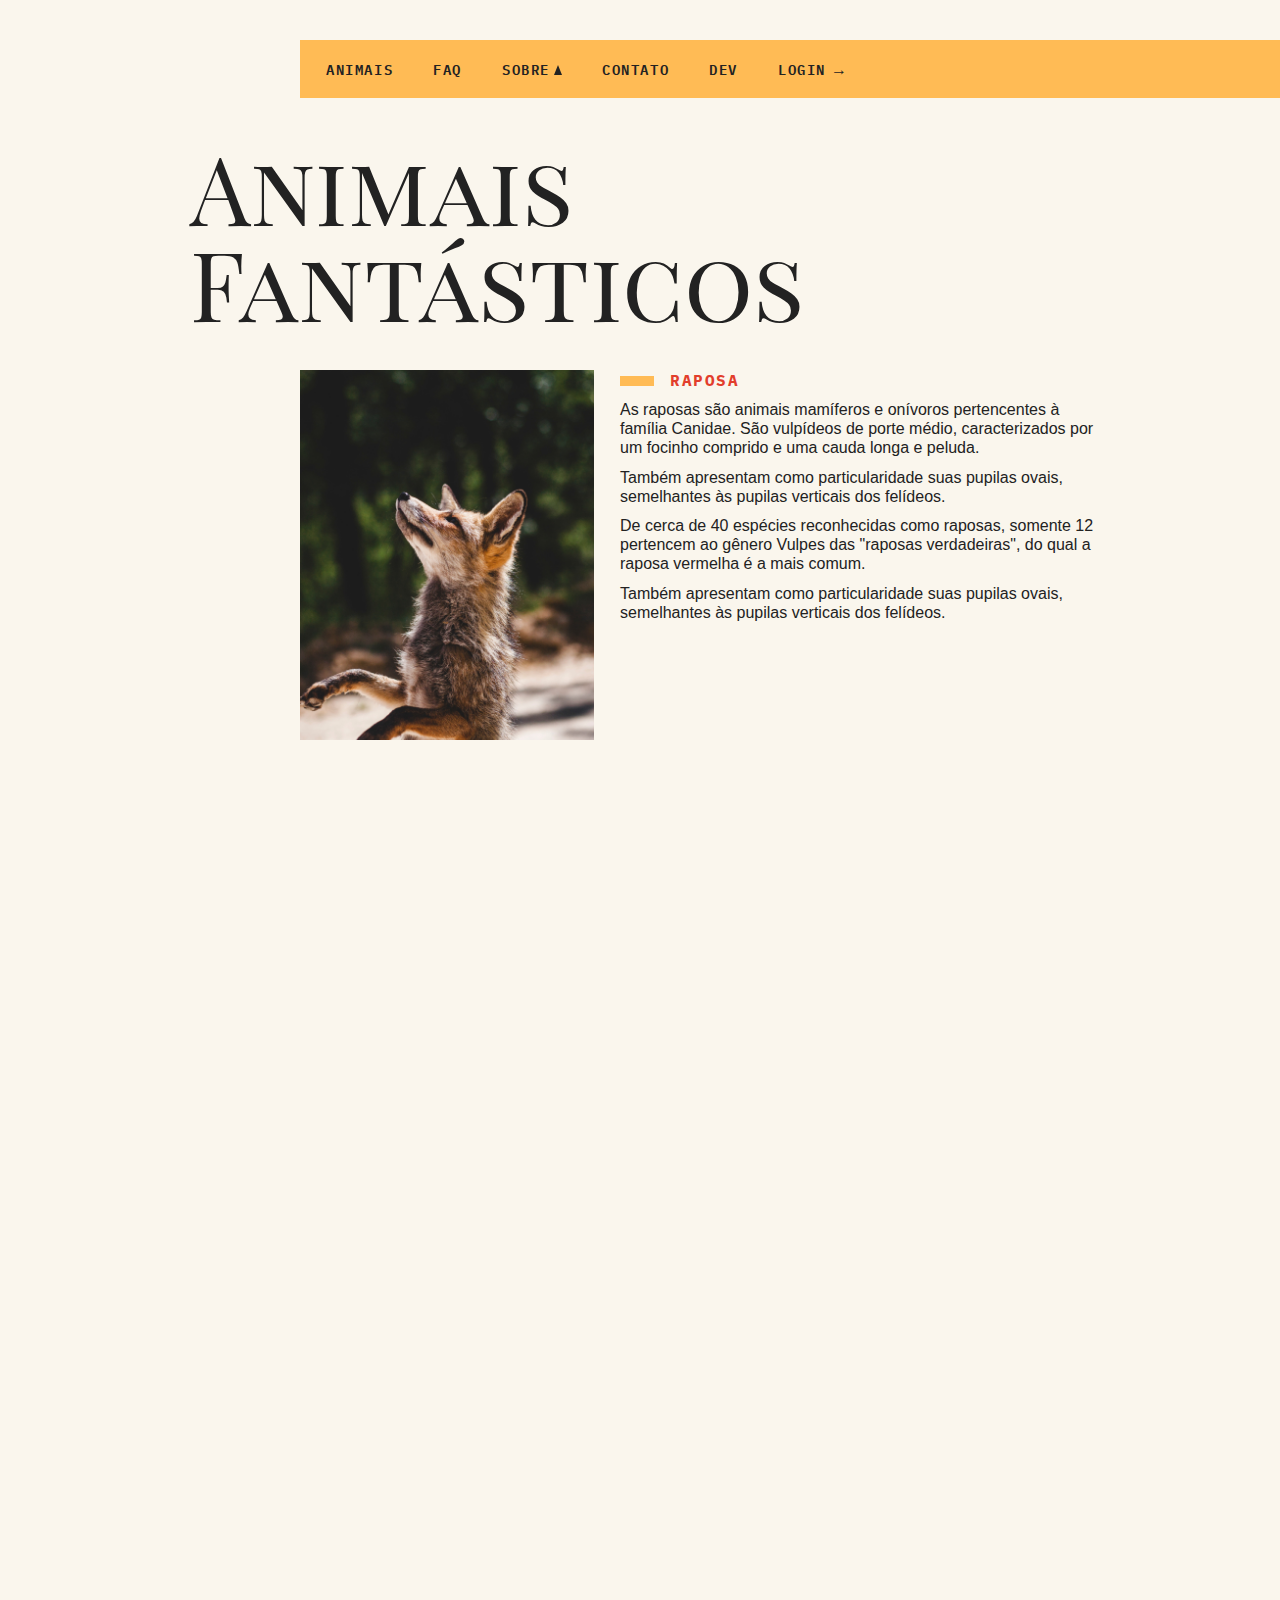
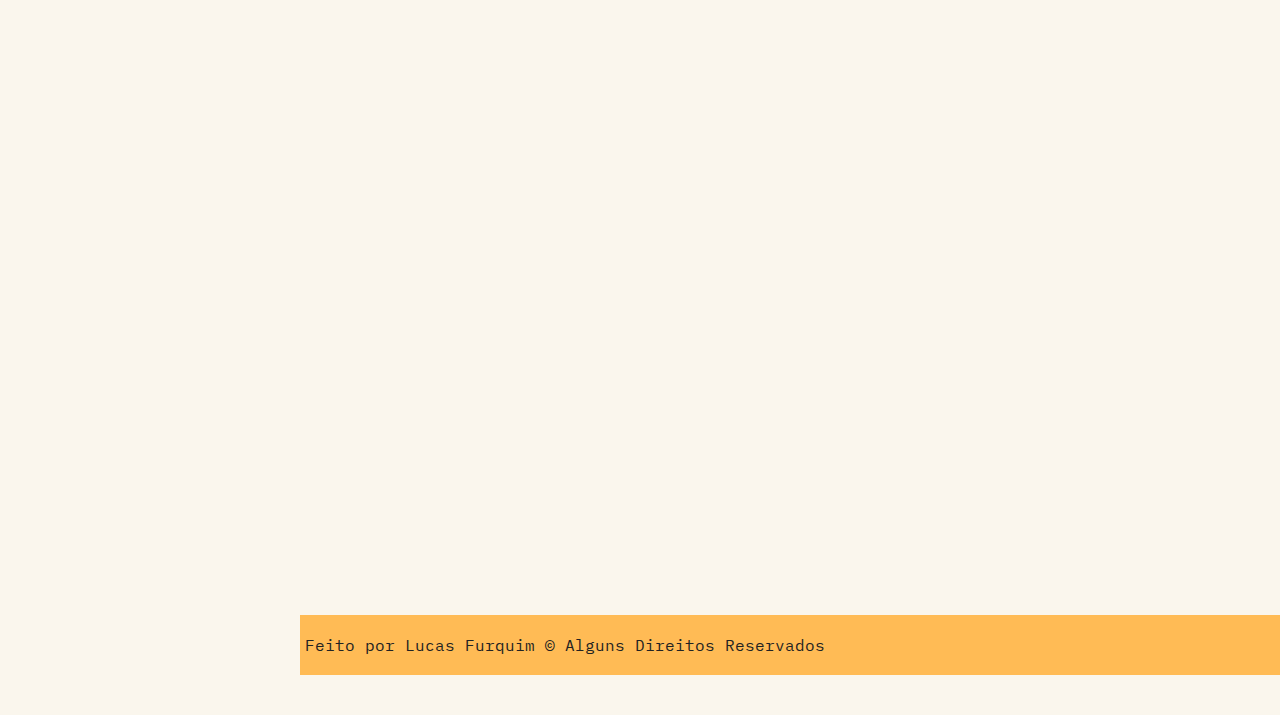
<file: projetos/Animais-Fantasticos/index.html>
<!DOCTYPE html>
<html lang="en">

<head>
  <meta charset="UTF-8">
  <meta http-equiv="X-UA-Compatible" content="IE=edge">
  <meta name="viewport" content="width=device-width, initial-scale=1.0">
  <link rel="stylesheet" href="estilo.min.css">

  <link rel="preconnect" href="https://fonts.googleapis.com">
  <link rel="preconnect" href="https://fonts.gstatic.com" crossorigin>
  <link href="https://fonts.googleapis.com/css2?family=IBM+Plex+Mono:wght@700&family=Playfair+Display+SC:wght@400;700&display=swap" rel="stylesheet">

  <title>Animais Fantasticos</title>

  <script> document.documentElement.classList.add('js')</script>
</head>

<body>
  <header class="header" aria-label="Navegação">
    <nav class="nav">
      <button class="dropMenu-btn" data-drop>
        Menu
      </button>
      <ul class="js-menu" aria-expanded="false">
        <li><a href="#animais">Animais</a></li>
        <li><a href="#faq">Faq</a></li>
        <li data-sobre>
          <a href="">Sobre</a>
          <ul class="mais">
            <li>Empresa</li>
            <li>Produtos</li>
            <li>Funcionarios</li>
            <li>Comercio</li>
          </ul>
        </li>
        <li><a href="#contato">Contato</a></li>
        <li><a href="../../index.html">Dev</a></li>
        <li><a href="./" data-login>Login</a></li>
      </ul>
    </nav>
  </header>

  <main class="main" aria-label="Conteudo Principal">
    <section class="principal js-scroll" id="animais">
      <h1 class="titulo-g">Animais Fantásticos</h1>
      <div class="animais-img">
        <ul class="js-tabmenu">
          <li><img src="img/imagem1.jpg" alt=""></li>
          <li><img src="img/imagem2.jpg" alt=""></li>
          <li><img src="img/imagem3.jpg" alt=""></li>
          <li><img src="img/imagem4.jpg" alt=""></li>
          <li><img src="img/imagem5.jpg" alt=""></li>
          <li><img src="img/imagem6.jpg" alt=""></li>
        </ul>
      </div>

      <div class="texto-animais" data-desc="desc">
        <section>
          <h2>Raposa</h2>
          <p>As raposas são animais mamíferos e onívoros pertencentes à família Canidae. São vulpídeos de porte médio, caracterizados por um focinho comprido e uma cauda longa e peluda.</p>
          <p>Também apresentam como particularidade suas pupilas ovais, semelhantes às pupilas verticais dos felídeos.</p>
          <p>De cerca de 40 espécies reconhecidas como raposas, somente 12 pertencem ao gênero Vulpes das "raposas verdadeiras", do qual a raposa vermelha é a mais comum.</p>
          <p>Também apresentam como particularidade suas pupilas ovais, semelhantes às pupilas verticais dos felídeos.</p>
        </section>

        <section>
          <h2>Esquilo</h2>
          <p>Os esquilos pertencem a uma grande família de mamíferos roedores, de pequeno e médio porte, conhecida como Sciuridae.</p>
          <p>No Brasil, são também conhecidos como serelepe, caxinguelê, caxinxe, quatimirim, quatipuru, agutipuru ou acutipuru.</p>
          <p>Na Galiza e em algumas zonas de Portugal, também são conhecido por esquio.</p>
        </section>

        <section>
          <h2>Urso</h2>
          <p>Os ursos são mamíferos pertencentes à família Ursidae.</p>

          <p>Atualmente, existem oito espécies deles, essas apresentam algumas características em comum mas também suas peculiaridades</p>

          <p> A seguir destacamos algumas características gerais desse animais: Como os demais animais da classe, apresentam o corpo coberto de pelos.</p>
        </section>

        <section>
          <h2>Lobo</h2>

          <p>O lobo é uma espécie de mamífero canídeo do gênero Canis.</p>

          <p> É um sobrevivente da Era do Gelo, originário do Pleistoceno Superior, cerca de 300 mil anos atrás.</p>

          <p>É o maior membro remanescente selvagem da família canidae.</p>

          <p>A presença de longos pelos, que variam entre a cor cinza até completamente pretos – em algumas regiões, podem apresentar um tom avermelhado. A parte inferior do focinho e pescoço pode apresentar coloração mais clara. O lobo pode apresentar também listras escuras nas patas.</p>
        </section>

        <section>
          <h2>Macaco</h2>

          <p>Macaco é um termo de origem africana utilizado como designação comum a todas as espécies de símios ou primatas antropoides.</p>

          <p>É aplicada restritivamente no Brasil aos cebídeos em geral. No sentido estrito, "macaco" refere-se às espécies de primatas pertencentes ao género Macaca.</p>

          <p>é um animal que vive em grupos, os quais podem chegar até 30 indivíduos. Uma característica marcante é o fato de que essa espécie apresenta grande habilidade cognitiva, maior que várias outras espécies.</p>

          <p>Podem viver até os 40 anos de idade em cativeiro. Pesam entre 2,5 kg e 4 kg, e possuem uma cauda que os ajuda a ficar pendurados em árvores.</p>
        </section>

        <section>
          <h2>Leão</h2>

          <p>O leão é um grande felino e vive em grupos, os quais apresentam uma hierarquia bastante definida. Enquanto as fêmeas caçam, os machos protegem o grupo.</p>

          <p>"O leão é um mamífero pertencente à ordem Carnivora e família Felidae, sendo conhecido como “rei das selvas”. Ele se alimenta de outros animais, como gnus e zebras, e vive em grupos, que apresentam divisões bem marcadas, sendo o macho responsável pela defesa do grupo e a fêmea pela caça e cuidado com os filhotes."</p>


          <p>"Apesar de serem admirados por sua força, atualmente as populações de leões estão em declínio, sendo a espécie classificada como vulnerável pela IUCN (sigla em inglês para União Internacional para a Conservação da Natureza</p>
        </section>
      </div>
    </section>

    <section class="faq js-scroll" id="faq">
      <h1 class="titulo-g">Faq</h1>

      <dl class="js-faq-lista">
        <dt>Qual a idade dos animais?</dt>
        <dd>A idade em média deles varia muito indo de 9 anos até 15 ou 16 anos de idade</dd>

        <dt>O que eles comem?</dt>
        <dd>Cada grupo de animais possui sua própria dieta alimentar. Alguns comem frutas, outros comem apenas carne e outros comem qualquer coisa que encontrarem pela natureza</dd>

        <dt>Qual a diferença?</dt>
        <dd>Os animais silvestres são os animais selvagens, aqueles encontrados na natureza, sem a influência ou sem o hábito do convívio com os seres humanos.</dd>

        <dt>Como proteger?</dt>

        <dd>Tente parecer maior: levante as mãos ou o agasalho para cima. Isso fará com que você represente uma ameaça e ele evitará o contato. Fale com o leão com uma voz forte e segura, produza sons e gesticule. Esse comportamento não é comum em uma vítima e irá deixá-lo confuso.</dd>
      </dl>
    </section>

    <section class="js-scroll" data-secNumero>
      <h2 class="titulo-g">Numeros</h2>
      <section class="numeros-animais">
        <div>
          <h3>Lobos</h3>
          <p data-numero>3476</p>
        </div>
        <div>
          <h3>Esquilos</h3>
          <p data-numero>1289</p>
        </div>
        <div>
          <h3>Leões</h3>
          <p data-numero>6867</p>
        </div>
        <div>
          <h3>Ursos</h3>
          <p data-numero>875</p>
        </div>
      </section>
    </section>

    <section class="contato js-scroll" id="contato">
      <h2 class="titulo-g">Contato</h2>
      <section class="contato-mapa">
        <img src="img/mapa.png" alt="mapa">
      </section>

      <section class="contato-lista">
        <ul>
          <li>contato@origamid</li>
          <li>+55 (21) 9999-9999</li>
          <li>Rua do Conde, nº 21</li>
          <li>São Paulo - SP</li>
          <li class="horario">Aberto de Seg a Sex das 8h as 18h</li>
        </ul>
      </section>
    </section>
  </main>

  <footer class="footer">
    <p>Feito por Lucas Furquim &copy; Alguns Direitos Reservados</p>
  </footer>

  <div class="container-login">
    <div class="logar">
      <button class="fechar">X</button>
      <form>
        <label for="email">Email</label>
        <input type="text" name="email" id="email">
        <label for="senha">Senha</label>
        <input type="text" name="senha" id="senha">
      </form>
      <button class="entrar"><a href="./index.html">Entrar</a></button>
    </div>
  </div>

  <script type="module" src="js/script.js"></script>
</body>

</html>
</file>
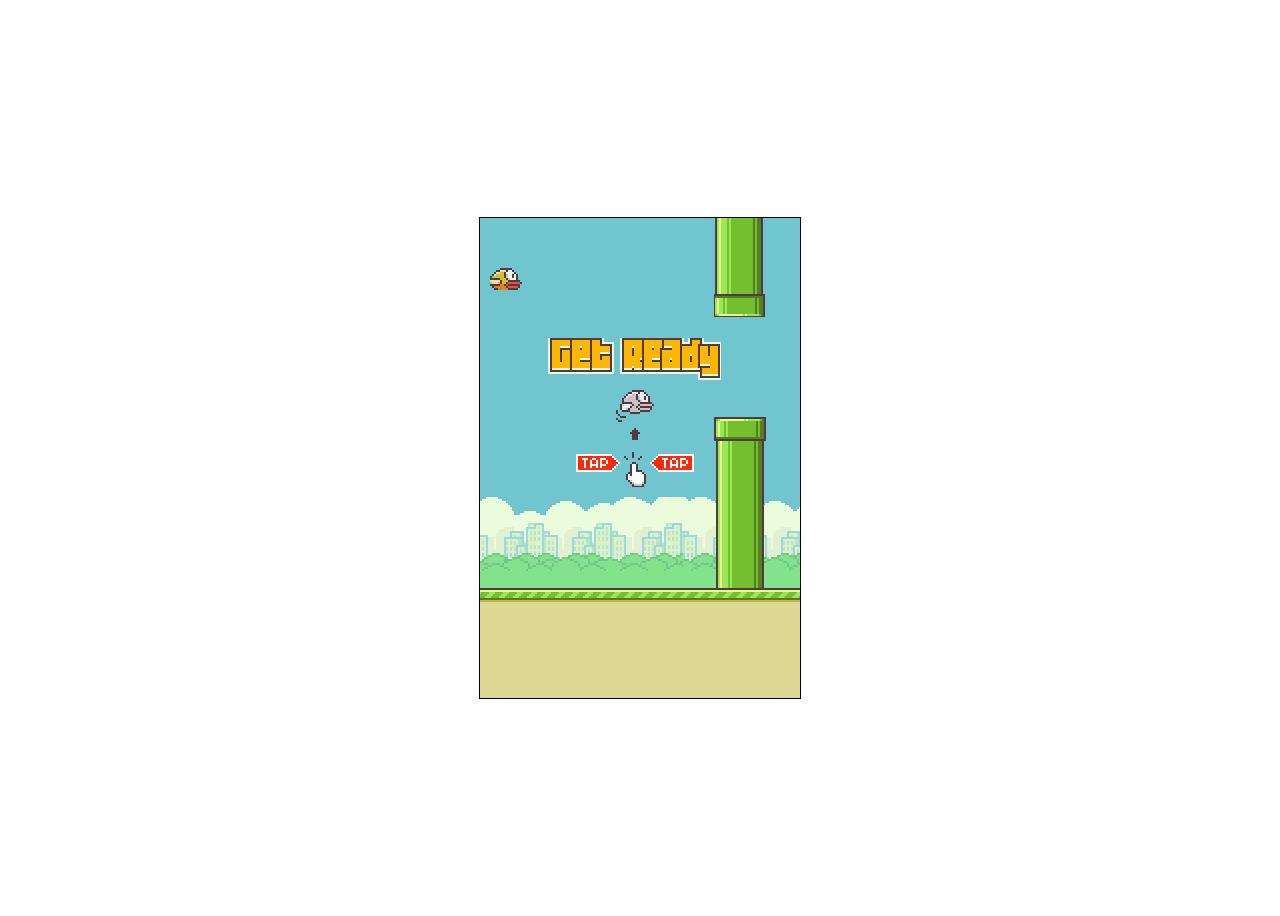
<file: projetos/flappy-bird/index.html>
<!DOCTYPE html>
<html lang="en">

<head>
    <meta charset="UTF-8">
    <meta http-equiv="X-UA-Compatible" content="IE=edge">
    <meta name="viewport" content="width=device-width, initial-scale=1.0">
    <title>flap-bird</title>
    <link rel="stylesheet" href="grafico.css">
</head>

<body>
    <canvas id="game-canvas" width="320" height="480"><canvas>
            <script src="jogo.js"></script>
            <script src="funcao.js"></script>
</body>

</html>
</file>
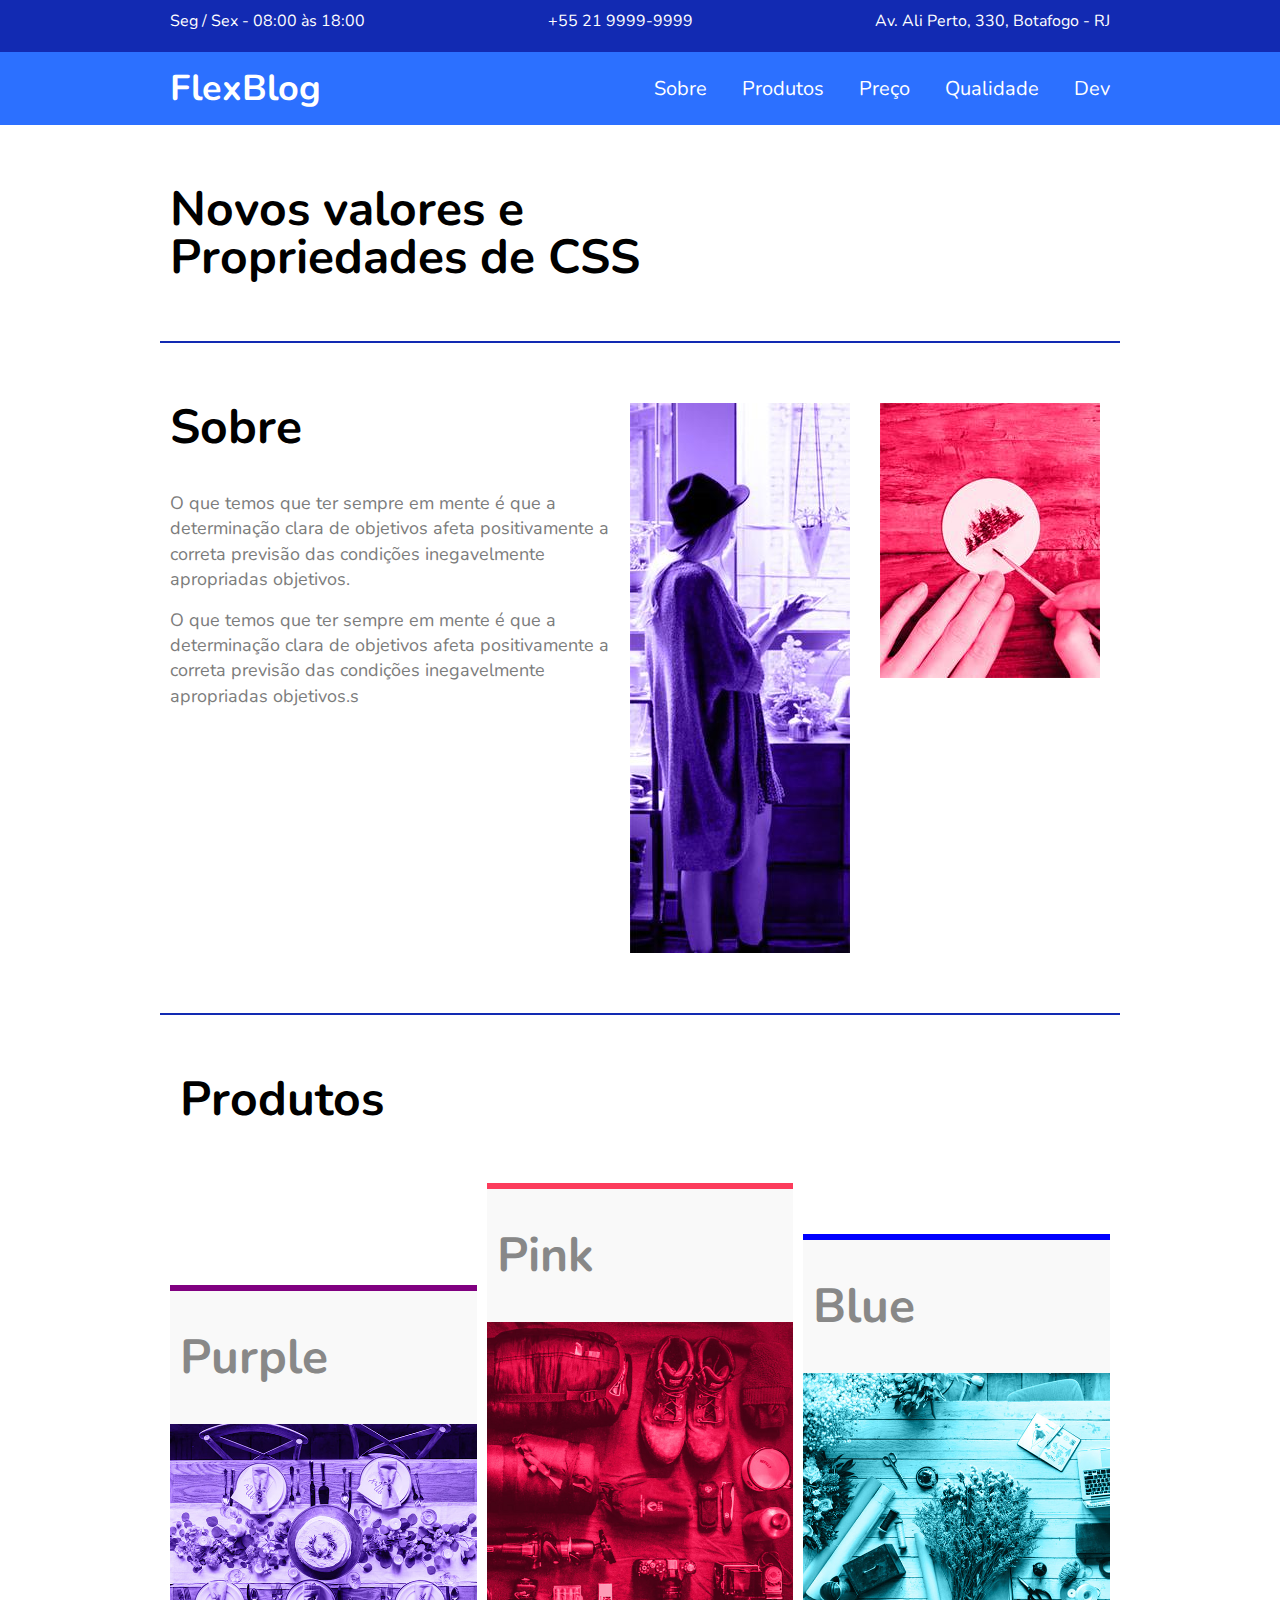
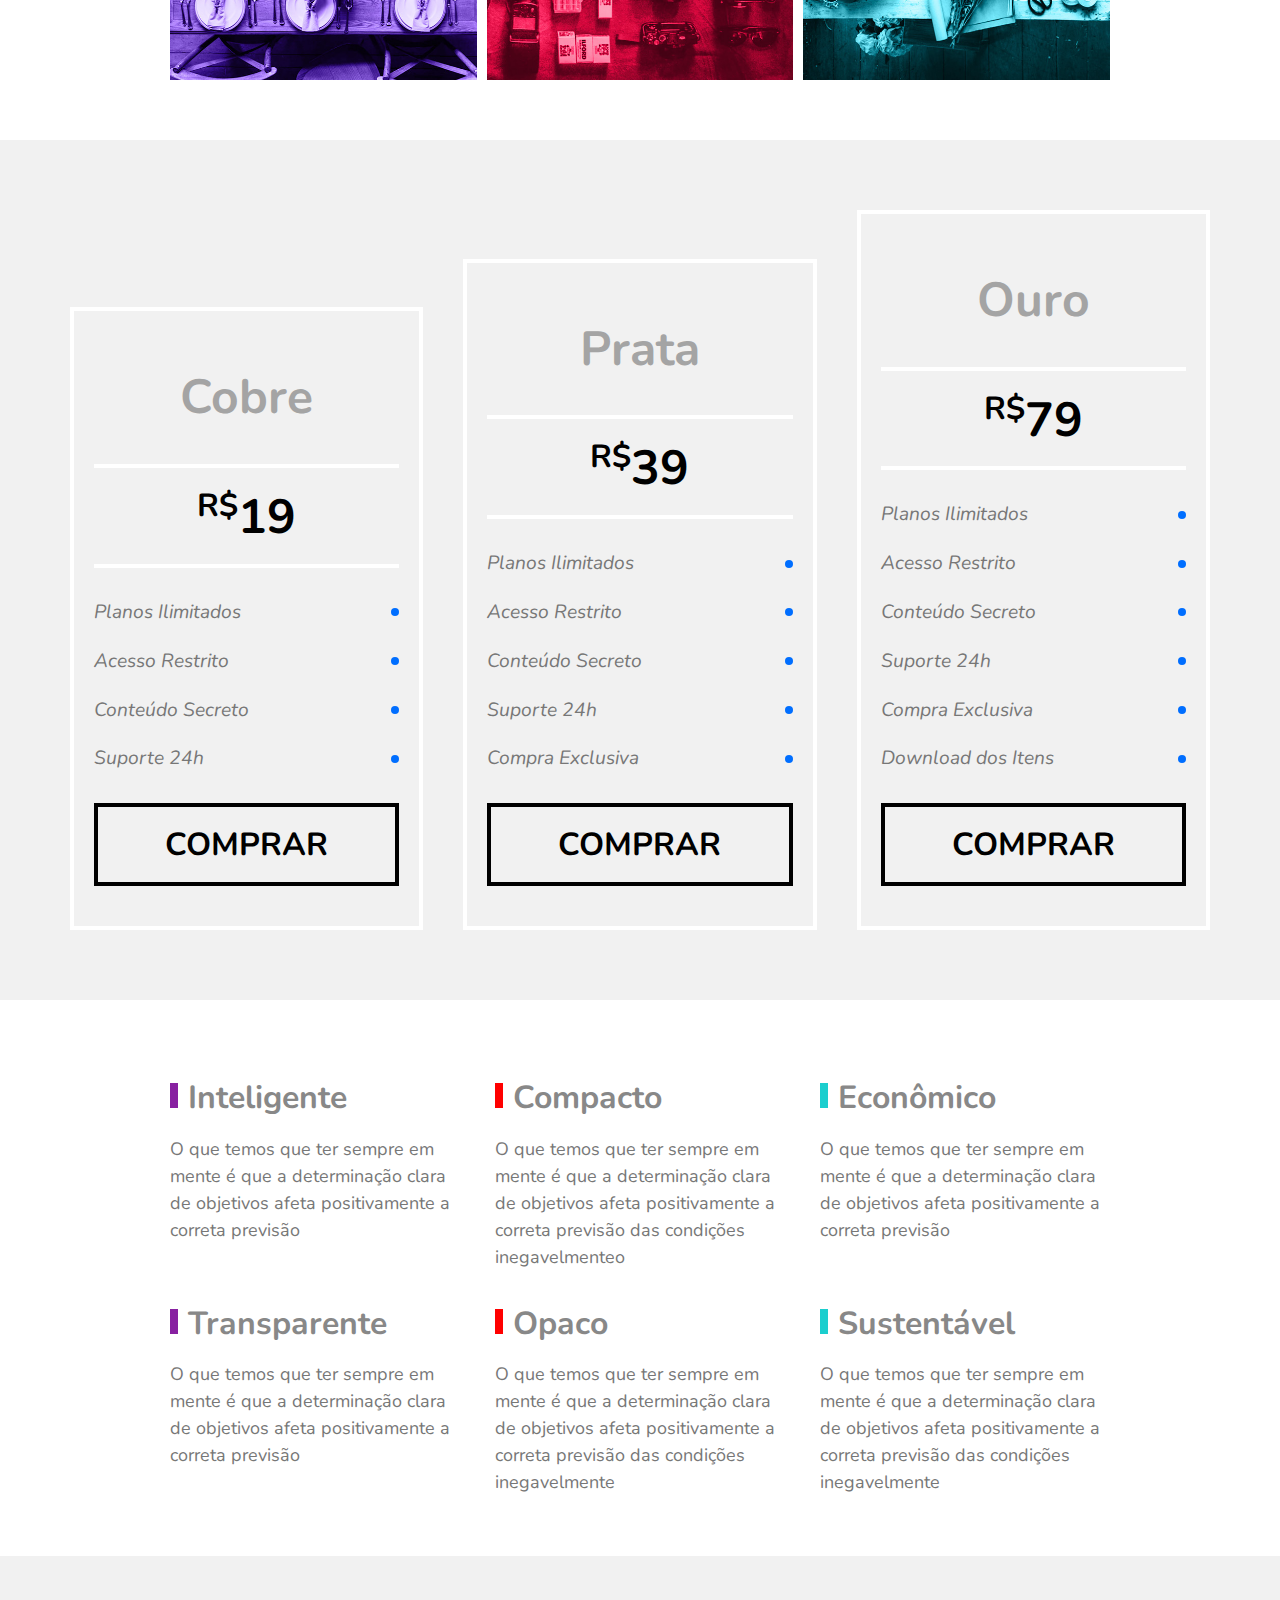
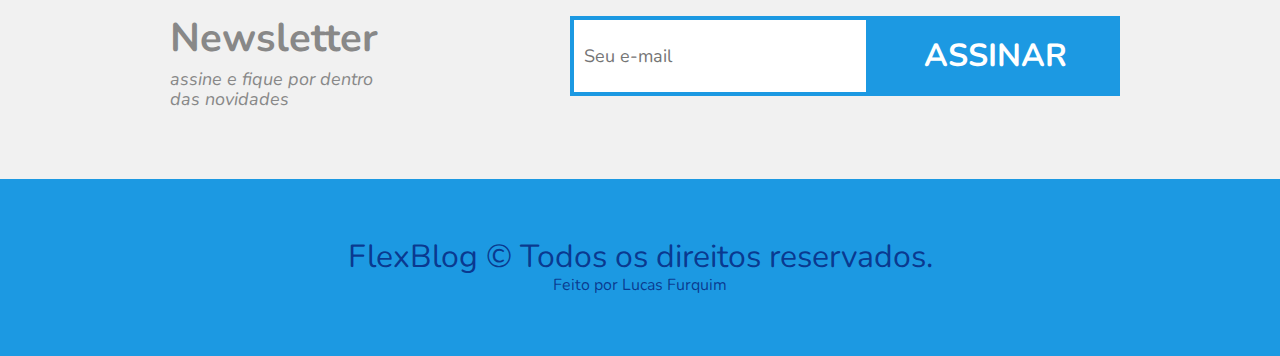
<file: projetos/flexblog/index.html>
<!DOCTYPE html>
<html lang="en">

<head>
  <meta charset="UTF-8">
  <meta http-equiv="X-UA-Compatible" content="IE=edge">
  <meta name="viewport" content="width=device-width, initial-scale=1.0">

  <link rel="preconnect" href="https://fonts.googleapis.com">
  <link rel="preconnect" href="https://fonts.gstatic.com" crossorigin>
  <link href="https://fonts.googleapis.com/css2?family=Nunito:ital,wght@0,400;0,700;1,400&display=swap" rel="stylesheet">

  <link rel="stylesheet" href="css/estilo.min.css">
  <title>Projeto flexblog</title>
</head>

<body>
  <div class="info-bg">
    <div class="info">
      <p>Seg / Sex - 08:00 às 18:00</p>
      <a href="tel:552399999999">+55 21 9999-9999</a>
      <p>Av. Ali Perto, 330, Botafogo - RJ</p>
    </div>
  </div>

  <header class="header-bg">
    <div class="header">
      <div class="header-logo">
        <a href="index.html">FlexBlog</a>
      </div>
      <nav>
        <ul>
          <li><a href="#sobre">Sobre</a></li>
          <li><a href="#produtos">Produtos</a></li>
          <li><a href="#planos">Preço</a></li>
          <li><a href="#qualidade">Qualidade</a></li>
          <li><a href="../../index.html">Dev</a></li>
        </ul>
      </nav>
    </div>
  </header>

  <h1 class="introducao">Novos valores e <br> Propriedades de CSS</h1>

  <section class="sobre" id="sobre">
    <div class="sobre-info">
      <h2>Sobre</h2>
      <p>O que temos que ter sempre em mente é que a determinação clara de objetivos afeta positivamente a correta previsão das condições inegavelmente apropriadas objetivos.</p>
      <p>O que temos que ter sempre em mente é que a determinação clara de objetivos afeta positivamente a correta previsão das condições inegavelmente apropriadas objetivos.s</p>
    </div>

    <div class="sobre-item">
      <img src="img/sobre1.jpg" alt="imagem ilustrativa">
    </div>
    <div class="sobre-item">
      <img src="img/sobre2.jpg" alt="imagem ilustrativa">
    </div>
  </section>

  <section class="produtos" id="produtos">
    <h2>Produtos</h2>
    <div class="produtos-container">
      <div class="produtos-item purple">
        <p>Purple</p>
        <img src="img/produtos1.jpg" alt="">
      </div>
      <div class="produtos-item pink">
        <p>Pink</p>
        <img src="img/produtos2.jpg" alt="">
      </div>
      <div class="produtos-item blue">
        <p>Blue</p>
        <img src="img/produtos3.jpg" alt="">
      </div>
    </div>
  </section>

  <section class="planos-bg" id="planos">
    <div class="planos-item cobre">
      <h2>Cobre</h2>
      <p><span><sup>R$</sup>19</span></p>
      <ul>
        <li>Planos Ilimitados</li>
        <li>Acesso Restrito</li>
        <li>Conteúdo Secreto</li>
        <li>Suporte 24h</li>
      </ul>
      <a href="index.html">Comprar</a>
    </div>
    <div class="planos-item prata">
      <h2>Prata</h2>
      <p><span><sup>R$</sup>39</span></p>
      <ul>
        <li>Planos Ilimitados</li>
        <li>Acesso Restrito</li>
        <li>Conteúdo Secreto</li>
        <li>Suporte 24h</li>
        <li>Compra Exclusiva</li>
      </ul>
      <a href="index.html">Comprar</a>
    </div>
    <div class="planos-item ouro">
      <h2>Ouro</h2>
      <p><span><sup>R$</sup>79</span></p>
      <ul>
        <li>Planos Ilimitados</li>
        <li>Acesso Restrito</li>
        <li>Conteúdo Secreto</li>
        <li>Suporte 24h</li>
        <li>Compra Exclusiva</li>
        <li>Download dos Itens</li>
      </ul>
      <a href="index.html">Comprar</a>
    </div>
  </section>

  <section class="qualidade" id="qualidade">
    <div class="qualidade-item">
      <h2>Inteligente</h2>
      <p>O que temos que ter sempre em mente é que a determinação clara de objetivos afeta positivamente a correta previsão</p>
    </div>
    <div class="qualidade-item">
      <h2>Compacto</h2>
      <p>O que temos que ter sempre em mente é que a determinação clara de objetivos afeta positivamente a correta previsão das condições inegavelmenteo</p>
    </div>
    <div class="qualidade-item">
      <h2>Econômico</h2>
      <p>O que temos que ter sempre em mente é que a determinação clara de objetivos afeta positivamente a correta previsão</p>
    </div>
    <div class="qualidade-item">
      <h2>Transparente</h2>
      <p>O que temos que ter sempre em mente é que a determinação clara de objetivos afeta positivamente a correta previsão</p>
    </div>
    <div class="qualidade-item">
      <h2>Opaco</h2>
      <p>O que temos que ter sempre em mente é que a determinação clara de objetivos afeta positivamente a correta previsão das condições inegavelmente</p>
    </div>
    <div class="qualidade-item">
      <h2>Sustentável</h2>
      <p>O que temos que ter sempre em mente é que a determinação clara de objetivos afeta positivamente a correta previsão das condições inegavelmente</p>
    </div>
  </section>

  <section class="newsletter">
    <div class="newsletter-info">
      <h2>Newsletter</h2>
      <p>assine e fique por dentro das novidades</p>
    </div>

    <form action="./" class="formulario">
      <input type="email" placeholder="Seu e-mail">
      <button>Assinar</button>
    </form>
  </section>

  <footer class="footer">
    <p class="direitos">FlexBlog © Todos os direitos reservados.</p>
    <p class="autor">Feito por Lucas Furquim</p>
  </footer>

</body>

</html>
</file>
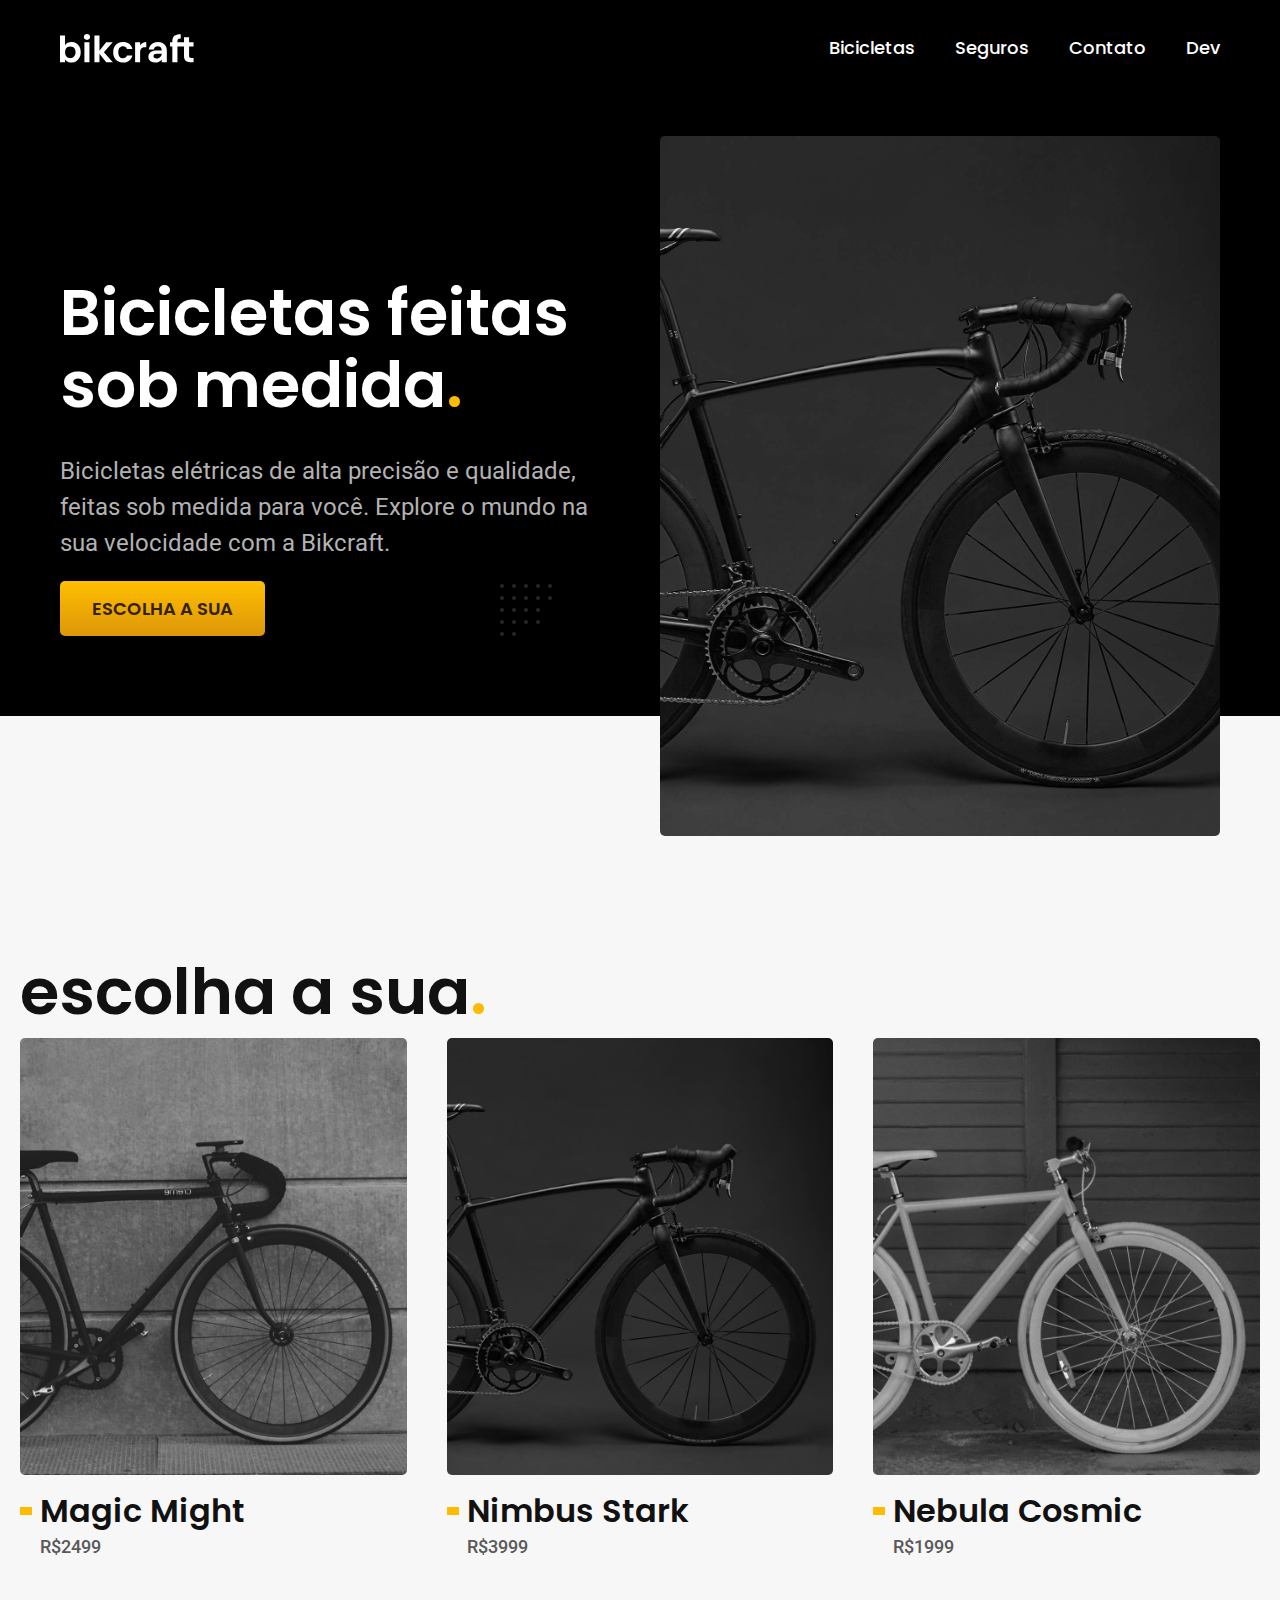
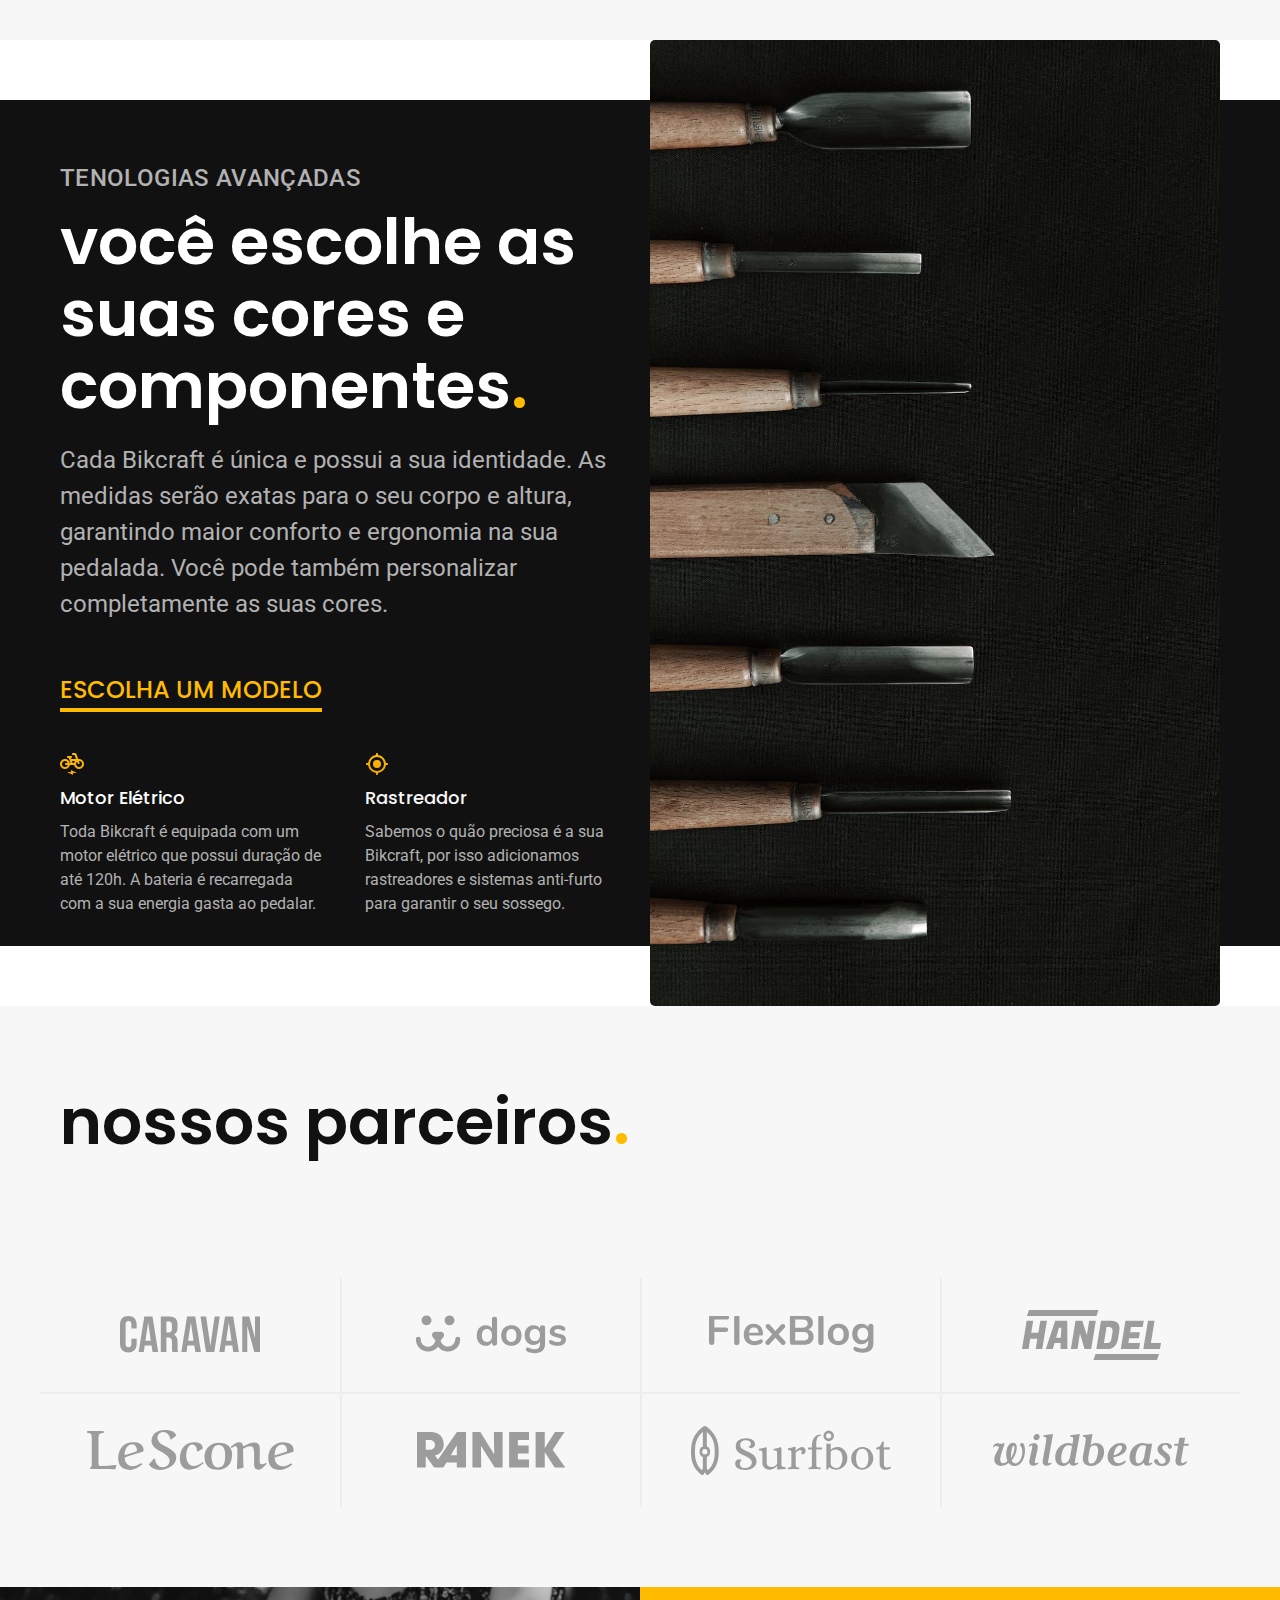
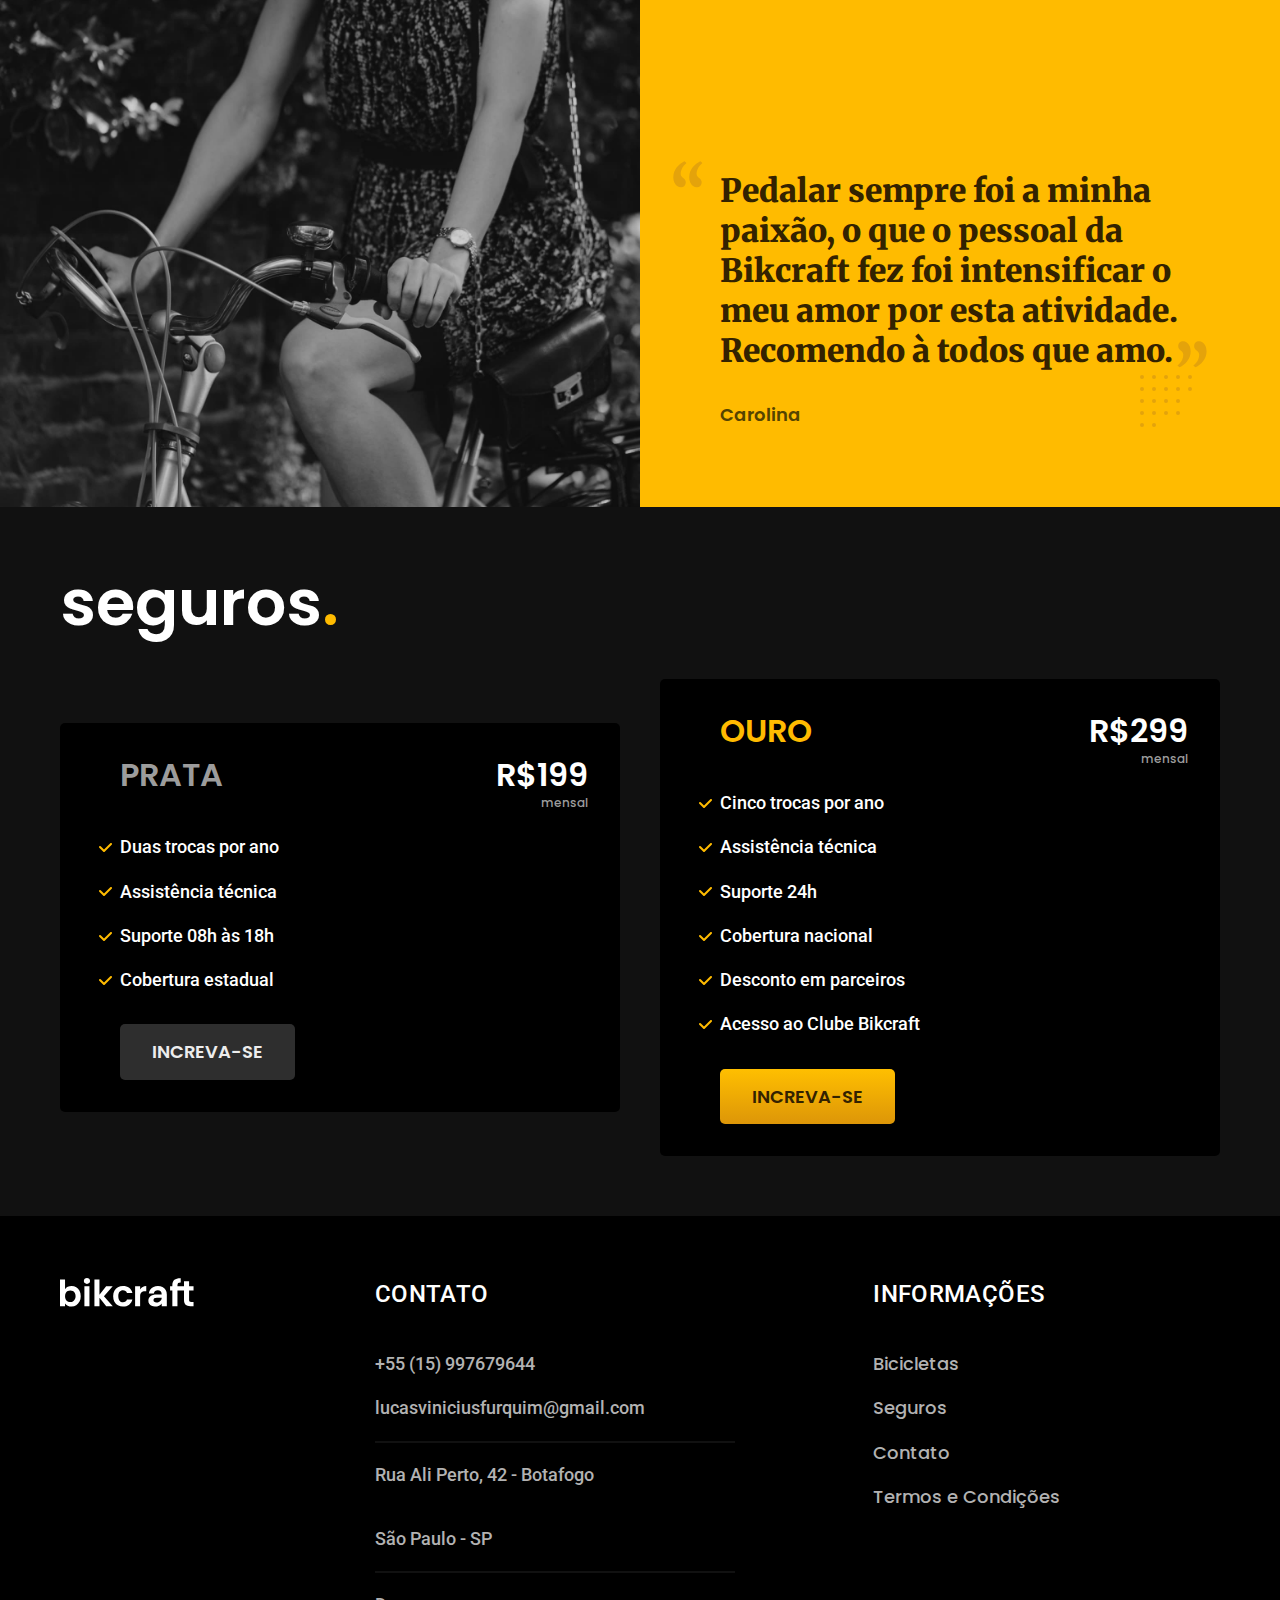
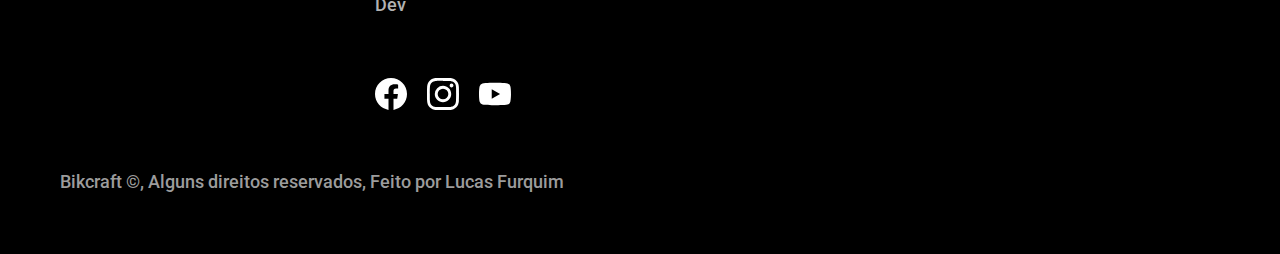
<file: projetos/loja-bikcraft/index.html>
<!DOCTYPE html>
<html lang="pt-br">

<head>
  <meta charset="UTF-8">
  <meta http-equiv="X-UA-Compatible" content="IE=edge">
  <meta name="viewport" content="width=device-width, initial-scale=1.0">
  <meta name="description" content="Bicicletas elétricas de alta precisão e qualidade, feitas sob medida para você. Explore o mundo na sua velocidade com a Bikcraft.">


  <link rel="preload" href="css/estilo.min.css" as="style">
  <link rel="stylesheet" href="css/estilo.min.css">
  <link rel="shortcut icon" href="favicon.svg" type="image/x-icon">

  <link rel="preconnect" href="https://fonts.googleapis.com">
  <link rel="preconnect" href="https://fonts.gstatic.com" crossorigin>
  <link href="https://fonts.googleapis.com/css2?family=Merriweather:ital,wght@1,900&family=Poppins:wght@400;600&family=Roboto:wght@400;500&display=swap" rel="stylesheet">
  <title>Bikcraft - Bicicletas elétricas</title>

  <script>document.documentElement.classList.add('js')</script>
</head>

<body class="global">

  <header class="header-bg">
    <div class="header container">
      <a href="index.html"><img src="img/bikcraft.svg" width="136" height="32" alt="logo-bikcraft"></a>
      <nav aria-label="primaria">
        <ul class="header-menu c0 font-p-m">
          <li><a href="bicicletas.html">Bicicletas</a></li>
          <li><a href="seguros.html">Seguros</a></li>
          <li><a href="contato.html">Contato</a></li>
          <li><a href="../../index.html">Dev</a></li>
        </ul>
      </nav>
    </div>
  </header>

  <main class="introducao-bg">
    <div class="introducao container">
      <div class="introducao-conteudo">
        <h1 class="font-p-xxl c0" data-anime="200">Bicicletas feitas sob medida<span class="p1">.</span></h1>
        <p class="font-r-l c5" data-anime="400">Bicicletas elétricas de alta precisão e qualidade, feitas sob medida para você. Explore o mundo na sua velocidade com a Bikcraft.</p>
        <a class="botao" data-anime="600" href="bicicletas.html">Escolha a sua</a>
      </div>
      <picture data-anime="800" class="fadeInUp">
        <source media="(max-width: 800px)" srcset="img/bicicletas/nimbus.jpg" type="image/jpg">
        <img src="img/fotos/introducao.jpg" alt="bicicleta preta">
      </picture>
    </div>
  </main>
  <article class="bicicletas">
    <h2 class="font-p-xxl container">escolha a sua<span class="p1">.</span></h2>
    <ul class="bicicletas-lista">
      <li> <a href="bicicletas/magic.html">
          <img src="img/bicicletas/magic-home.jpg" width="920" alt="bicicleta preta">
          <h3 class="font-p-xl">Magic Might</h3>
          <span class="font-r-m c8">R$2499</span>
        </a>
      </li>
      <li> <a href="bicicletas/nimbus.html">
          <img src="img/bicicletas/nimbus-home.jpg" alt="bicicleta preta">
          <h3 class="font-p-xl">Nimbus Stark</h3>
          <span class="font-r-m c8">R$3999</span>
        </a>
      </li>
      <li> <a href="bicicletas/nebula.html">
          <img src="img/bicicletas/nebula-home.jpg" alt="bicicleta preta">
          <h3 class="font-p-xl">Nebula Cosmic</h3>
          <span class="font-r-m c8">R$1999</span>
        </a>
      </li>
    </ul>
  </article>

  <article class="acessorios-bg">
    <div class="acessorios container">
      <div class="acessorios-conteudo">
        <span class=" c5 font-r-l-b up">Tenologias avançadas</span>
        <h2 class="c0 font-p-xxl">você escolhe as suas cores e componentes<span class="p1">.</span></h2>
        <p class="c5 font-r-l">Cada Bikcraft é única e possui a sua identidade. As medidas serão exatas para o seu corpo e altura, garantindo maior conforto e ergonomia na sua pedalada. Você pode também personalizar completamente as suas cores.</p>
        <a class="link" href="bicicletas.html">Escolha um modelo</a>
        <div class="acessorios-info">
          <div>
            <img src=" img/icones/eletrica.svg" alt="">
            <h3 class="c0 font-p-m">Motor Elétrico</h3>
            <p class="c5 font-r-s">Toda Bikcraft é equipada com um motor elétrico que possui duração de até 120h. A bateria é recarregada com a sua energia gasta ao pedalar.</p>
          </div>
          <div>
            <img src="img/icones/rastreador.svg" alt="">
            <h3 class="c1 font-p-m">Rastreador</h3>
            <p class="c5 font-r-s">Sabemos o quão preciosa é a sua Bikcraft, por isso adicionamos rastreadores e sistemas anti-furto para garantir o seu sossego.</p>
          </div>
        </div>
      </div>
      <div class="acessorio-img">
        <img src="img/fotos/tecnologia.jpg" alt="">
      </div>
    </div>
  </article>

  <section class="parceiros" aria-label="Nossos parceiros">
    <h2 class="font-p-xxl container">nossos parceiros<span class="p1">.</span></h2>

    <ul>
      <li><img src="img/parceiros/caravan.svg" alt="caravan"></li>
      <li><img src="img/parceiros/dogs.svg" alt="dogs"></li>
      <li><img src="img/parceiros/flexblog.svg" alt="flexblog"></li>
      <li><img src="img/parceiros/handel.svg" alt="handel"></li>
      <li><img src="img/parceiros/lescone.svg" alt="lescone"></li>
      <li><img src="img/parceiros/ranek.svg" alt="ranek"></li>
      <li><img src="img/parceiros/surfbot.svg" alt="surfbot"></li>
      <li><img src="img/parceiros/wildbeast.svg" alt="wildbeast"></li>
    </ul>
  </section>

  <section class="depoimento" aria-label="Depoimento">
    <div>
      <img src="img/fotos/depoimento.jpg" alt="Pessoa Pedalando">
    </div>
    <div class="depoimento-conteudo">
      <blockquote class="font-r-xl p5">
        <p>Pedalar sempre foi a minha paixão, o que o pessoal da Bikcraft fez foi intensificar o meu amor por esta atividade. Recomendo à todos que amo.</p>
      </blockquote>
      <span class="font-p-m-b p4">Carolina</span>
    </div>
  </section>

  <article class="seguros-bg ">
    <div class="seguros container">
      <h2 class="font-p-xxl c0">seguros<span class="p1">.</span></h2>
      <div class="seguros-item">
        <h3 class="font-p-xl up c6">Prata</h3>
        <span class="font-p-xl c0">R$199 <span class="font-p-xs c6">mensal</span></span>

        <ul class="font-r-m c0">
          <li>Duas trocas por ano</li>
          <li>Assistência técnica</li>
          <li>Suporte 08h às 18h</li>
          <li>Cobertura estadual</li>
        </ul>
        <a class="botao secundario" href="orcamento.html?escolha=seguro&tipo=prata">Increva-se</a>
      </div>

      <div class="seguros-item">
        <h3 class="font-p-xl up p1">ouro</h3>
        <span class="font-p-xl c0">R$299 <span class="font-p-xs c6">mensal</span></span>
        <ul class="font-r-m c0">
          <li>Cinco trocas por ano</li>
          <li>Assistência técnica</li>
          <li>Suporte 24h</li>
          <li>Cobertura nacional</li>
          <li>Desconto em parceiros</li>
          <li>Acesso ao Clube Bikcraft</li>
        </ul>

        <a class="botao" href="orcamento.html?escolha=seguro&tipo=ouro">Increva-se</a>
      </div>
    </div>
  </article>

  <footer class="rodape-bg">
    <div class="rodape container">
      <a href="index.html"><img src="img/bikcraft.svg" alt=""></a>
      <div class="rodape-item loca">
        <h2 class="font-r-l-b c0 up">Contato</h2>
        <ul class="font-r-m c5">
          <li><a href="tel:+5521997679644">+55 (15) 997679644</a></li>
          <li class="det"><a href="mailto:lucasviniciusfurquim@gmail.com">lucasviniciusfurquim@gmail.com</a></li>
          <li>Rua Ali Perto, 42 - Botafogo</li>
          <li class="det">São Paulo - SP</li>
          <li><a href="../../index.html">Dev</a></li>
        </ul>
        <div class="rodape-icone">
          <a href="index.html"><img src="img/redes/facebook.svg" alt="facebook"></a>
          <a href="index.html"><img src="img/redes/instagram.svg" alt="instagram"></a>
          <a href="index.html"><img src="img/redes/youtube.svg" alt="youtube"></a>
        </div>
      </div>
      <nav class="rodape-item info">
        <h2 class="font-r-l-b c0 up">Informações</h2>
        <ul class="font-p-m c5">
          <li><a href="bicicletas.html">Bicicletas</a></li>
          <li><a href="seguros.html">Seguros</a></li>
          <li><a href="contato.html">Contato</a></li>
          <li><a href="termos.html">Termos e Condições</a></li>
        </ul>
      </nav>
      <p class="font-r-m c6">Bikcraft &copy;, Alguns direitos reservados, Feito por Lucas Furquim</p>
    </div>
  </footer>

  <script src="./js/plugins/simple-anime.js"></script>
  <script src="js/script.js"></script>
</body>

</html>
</file>
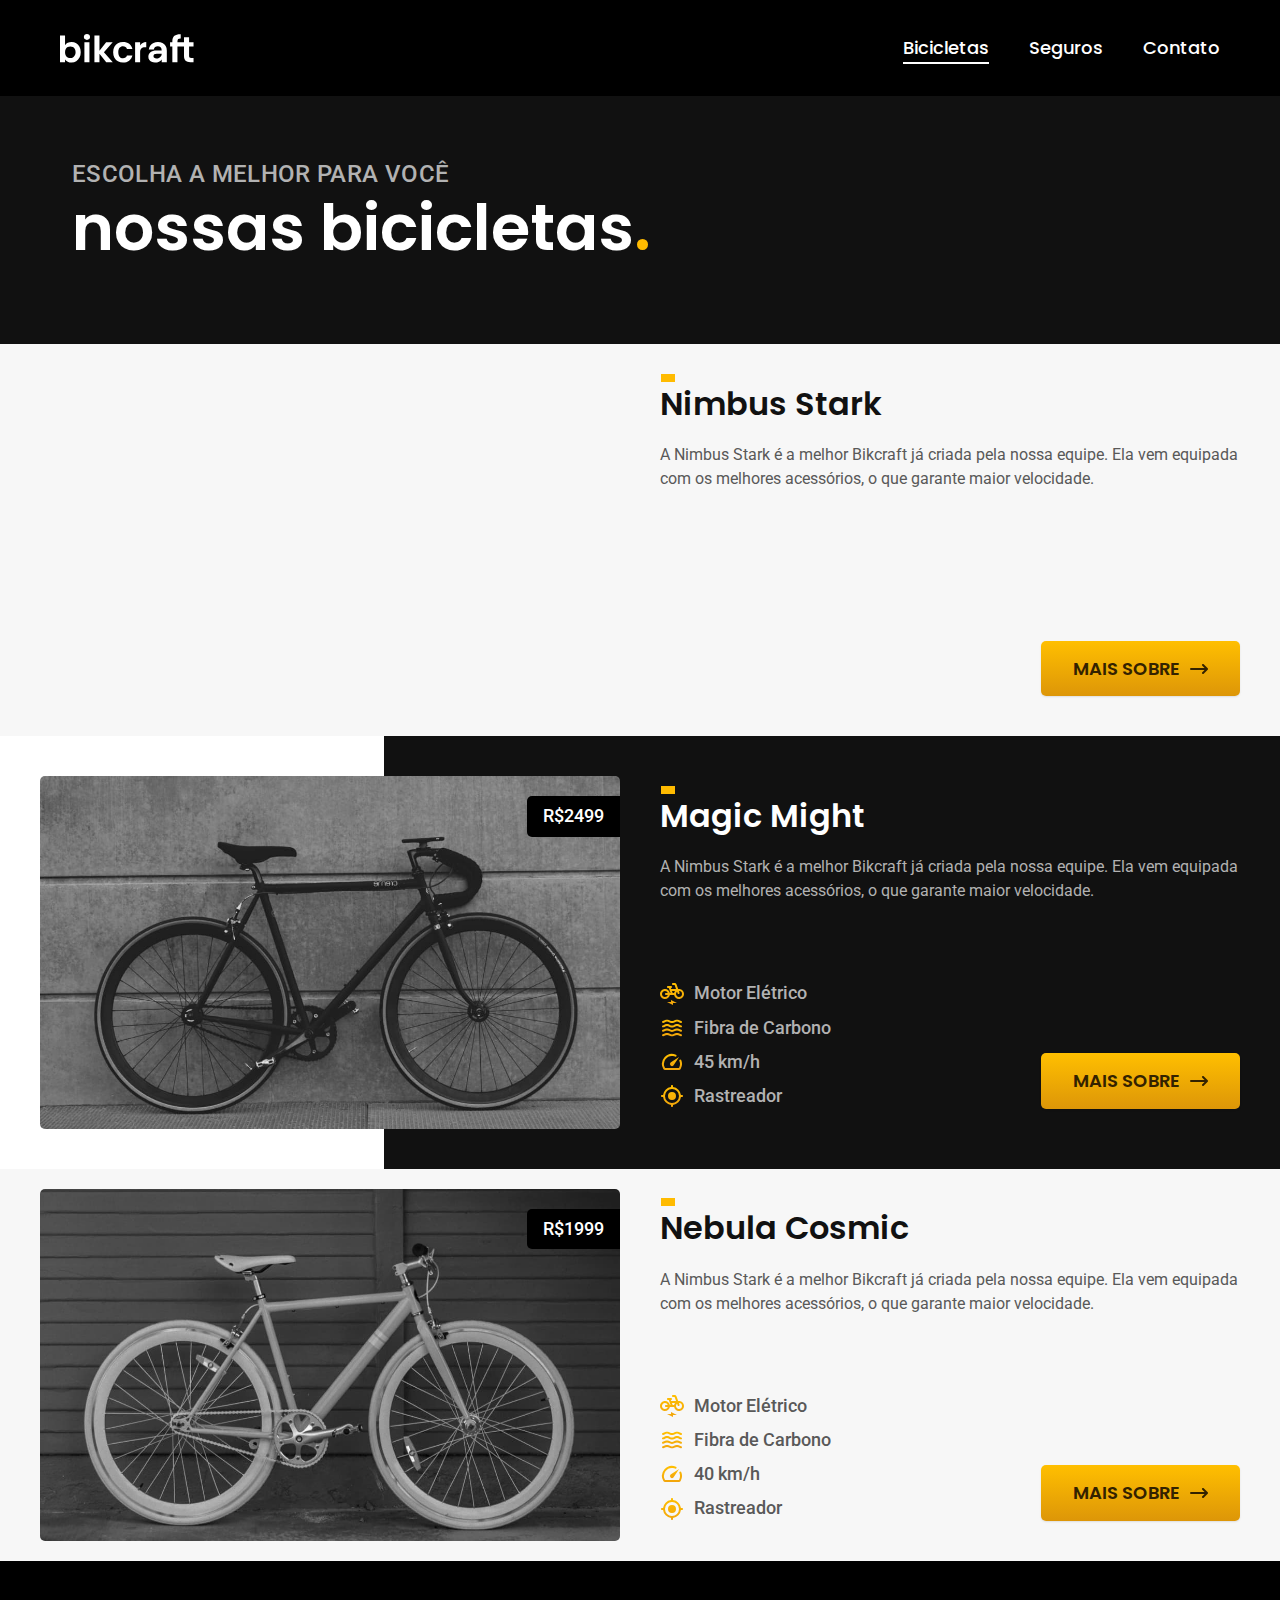
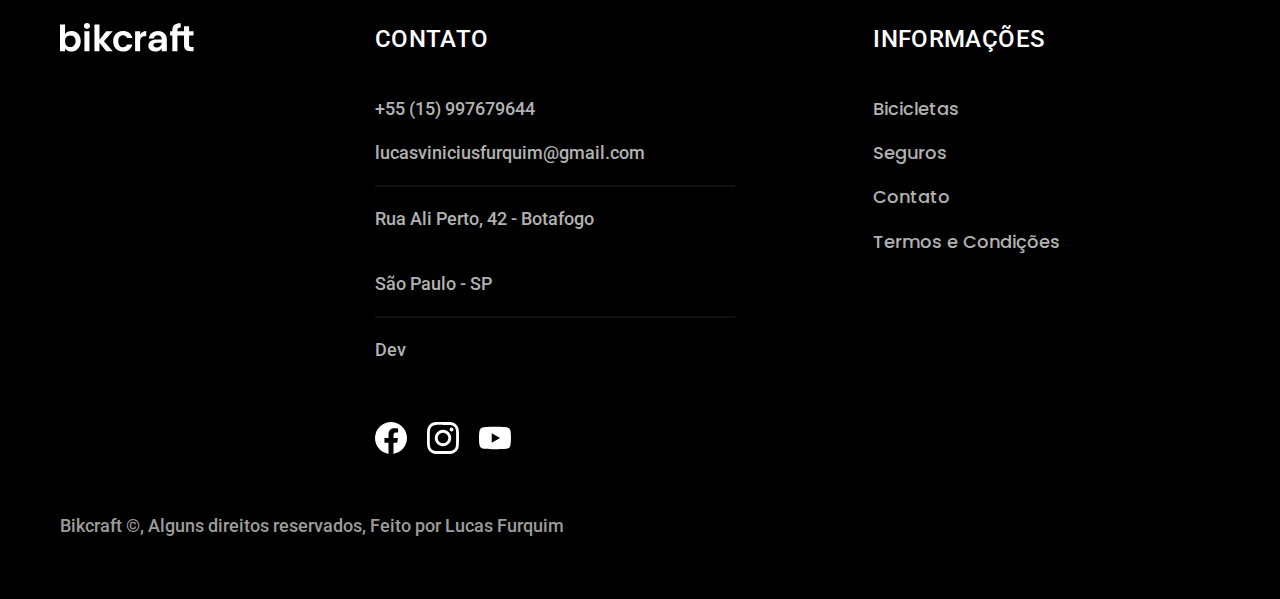
<file: projetos/loja-bikcraft/bicicletas.html>
<!DOCTYPE html>
<html lang="pt-br">

<head>
  <meta charset="UTF-8">
  <meta http-equiv="X-UA-Compatible" content="IE=edge">
  <meta name="viewport" content="width=device-width, initial-scale=1.0">
  <meta name="description" content="Bicicletas elétricas de alta precisão e qualidade, feitas sob medida para você. Explore o mundo na sua velocidade com a Bikcraft.">

  <link rel="preload" href="css/estilo.min.css" as="style">
  <link rel="stylesheet" href="css/estilo.min.css">
  <link rel="shortcut icon" href="favicon.svg" type="image/x-icon">


  <link rel="preconnect" href="https://fonts.googleapis.com">
  <link rel="preconnect" href="https://fonts.gstatic.com" crossorigin>
  <link href="https://fonts.googleapis.com/css2?family=Merriweather:ital,wght@1,900&family=Poppins:wght@400;600&family=Roboto:wght@400;500&display=swap" rel="stylesheet">
  <title>Bicicletas | Bikcraft - Bicicletas elétricas</title>
  <script>document.documentElement.classList.add('js')</script>

</head>

<body id="bicicletas">

  <header class="header-bg">
    <div class="header container">
      <a href="index.html">
        <img src="img/bikcraft.svg" alt="logo-bikcraft">
      </a>
      <nav aria-label="primaria">
        <ul class="header-menu c0 font-p-m">
          <li><a href="bicicletas.html">Bicicletas</a></li>
          <li><a href="seguros.html">Seguros</a></li>
          <li><a href="contato.html">Contato</a></li>
        </ul>
      </nav>
    </div>
  </header>

  <main>
    <div class="titulo-bg">
      <div class="container titulo" data-anime="200">
        <p class="font-r-l-b c5">ESCOLHA A MELHOR PARA VOCÊ</p>
        <h1 class="font-p-xxl c0">nossas bicicletas<span class="p1">.</span></h1>
      </div>
    </div>

    <div class="bicicletas-pag">
      <div class="bicicletas-pag-img fadeInUp" data-anime="1000">
        <img src="img/bicicletas/nimbus.jpg" alt="Bicicleta preta">
        <span class="font-r-m c0">R$3999</span>
      </div>
      <div class="bicicletas-pag-conteudo">
        <h3 class="font-p-xl" data-anime="400">Nimbus Stark</h3>
        <p class="font-r-s c8" data-anime="600">A Nimbus Stark é a melhor Bikcraft já criada pela nossa equipe. Ela vem equipada com os melhores acessórios, o que garante maior velocidade.</p>
        <ul class="font-r-m c8" data-anime="800">
          <li> <img src="img/icones/eletrica.svg" alt="">Motor Elétrico</li>
          <li><img src="img/icones/carbono.svg" alt="">Fibra de Carbono</li>
          <li><img src="img/icones/velocidade.svg" alt="">50 km/h</li>
          <li><img src="img/icones/rastreador.svg" alt="">Rastreador</li>
        </ul>
        <a class="botao seta" href="bicicletas/nimbus.html">Mais Sobre</a>
      </div>
    </div>


    <div class="bicicletas-bg-pag">
      <div class="bicicletas-pag">
        <div class="bicicletas-pag-img">
          <img src="img/bicicletas/magic.jpg" alt="Bicicleta preta">
          <span class="font-r-m c0">R$2499</span>
        </div>
        <div class="bicicletas-pag-conteudo">
          <h3 class="font-p-xl c0">Magic Might</h3>
          <p class="font-r-s c5">A Nimbus Stark é a melhor Bikcraft já criada pela nossa equipe. Ela vem equipada com os melhores acessórios, o que garante maior velocidade.</p>
          <ul class="font-r-m c5">
            <li> <img src="img/icones/eletrica.svg" alt="">Motor Elétrico</li>
            <li><img src="img/icones/carbono.svg" alt="">Fibra de Carbono</li>
            <li><img src="img/icones/velocidade.svg" alt="">45 km/h</li>
            <li><img src="img/icones/rastreador.svg" alt="">Rastreador</li>
          </ul>
          <a class="botao seta" href="bicicletas/magic.html">Mais Sobre</a>
        </div>
      </div>
    </div>


    <div class="bicicletas-pag">
      <div class="bicicletas-pag-img">
        <img src="img/bicicletas/nebula.jpg" alt="Bicicleta preta">
        <span class="font-r-m c0">R$1999</span>
      </div>
      <div class="bicicletas-pag-conteudo">
        <h3 class="font-p-xl">Nebula Cosmic</h3>
        <p class="font-r-s c8">A Nimbus Stark é a melhor Bikcraft já criada pela nossa equipe. Ela vem equipada com os melhores acessórios, o que garante maior velocidade.</p>
        <ul class="font-r-m c8">
          <li> <img src="img/icones/eletrica.svg" alt="">Motor Elétrico</li>
          <li><img src="img/icones/carbono.svg" alt="">Fibra de Carbono</li>
          <li><img src="img/icones/velocidade.svg" alt="">40 km/h</li>
          <li><img src="img/icones/rastreador.svg" alt="">Rastreador</li>
        </ul>
        <a class="botao seta" href="bicicletas/nebula.html">Mais Sobre</a>
      </div>
    </div>


  </main>

  <footer class="rodape-bg">
    <div class="rodape container">
      <a href="index.html"><img src="img/bikcraft.svg" alt=""></a>
      <div class="rodape-item loca">
        <h2 class="font-r-l-b c0 up">Contato</h2>
        <ul class="font-r-m c5">
          <li><a href="tel:+5521997679644">+55 (15) 997679644</a></li>
          <li class="det"><a href="mailto:lucasviniciusfurquim@gmail.com">lucasviniciusfurquim@gmail.com</a></li>
          <li>Rua Ali Perto, 42 - Botafogo</li>
          <li class="det">São Paulo - SP</li>
          <li><a href="../../index.html">Dev</a></li>
        </ul>
        <div class="rodape-icone">
          <a href="index.html"><img src="img/redes/facebook.svg" alt="facebook"></a>
          <a href="index.html"><img src="img/redes/instagram.svg" alt="instagram"></a>
          <a href="index.html"><img src="img/redes/youtube.svg" alt="youtube"></a>
        </div>
      </div>
      <nav class="rodape-item info">
        <h2 class="font-r-l-b c0 up">Informações</h2>
        <ul class="font-p-m c5">
          <li><a href="bicicletas.html">Bicicletas</a></li>
          <li><a href="seguros.html">Seguros</a></li>
          <li><a href="contato.html">Contato</a></li>
          <li><a href="termos.html">Termos e Condições</a></li>
        </ul>
      </nav>
      <p class="font-r-m c6">Bikcraft &copy;, Alguns direitos reservados, Feito por Lucas Furquim</p>
    </div>
  </footer>

  <script src="./js/plugins/simple-anime.js"></script>
  <script src="js/script.js"></script>
</body>

</html>
</file>
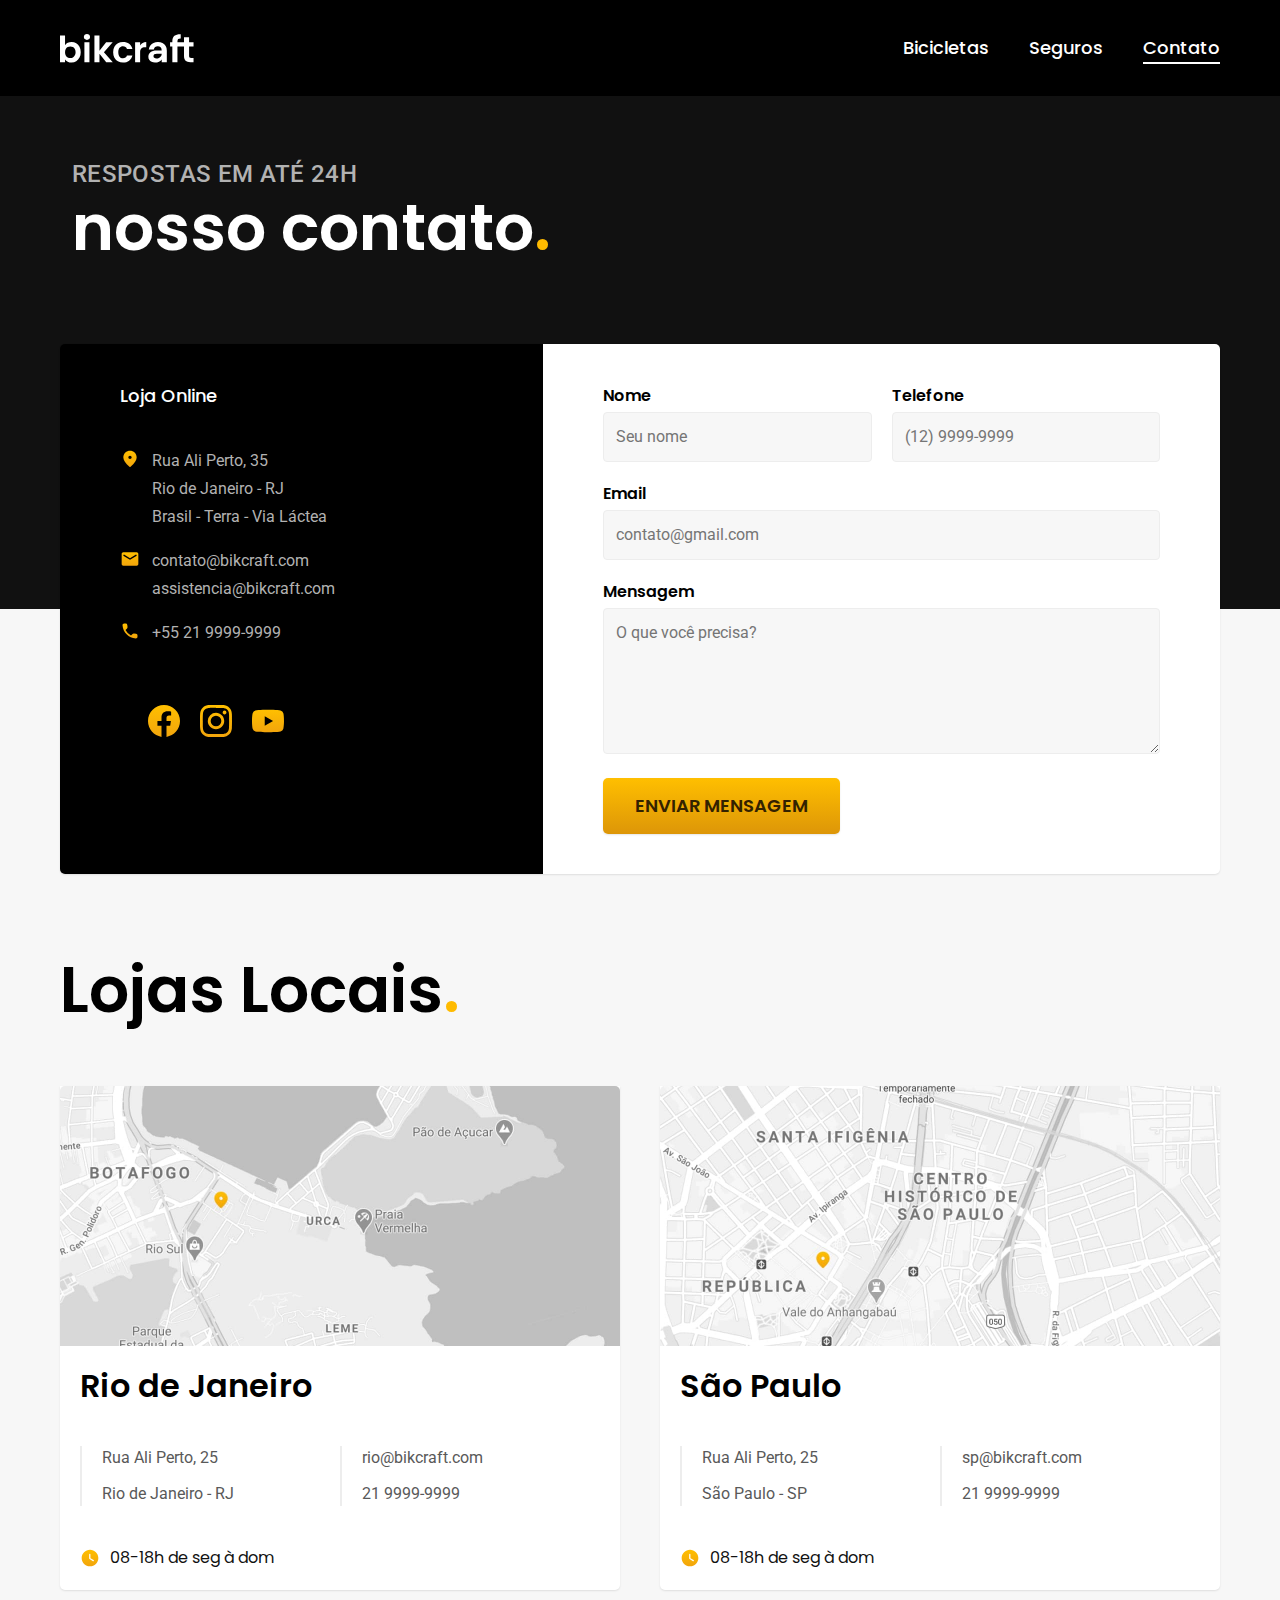
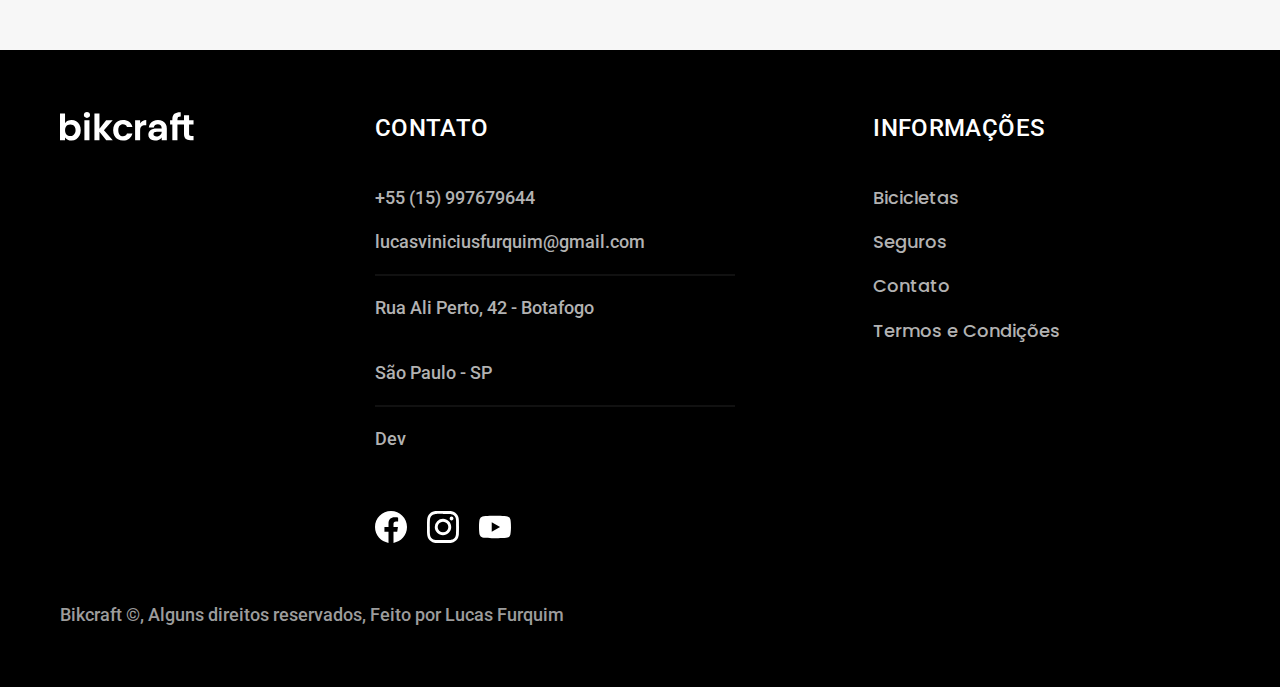
<file: projetos/loja-bikcraft/contato.html>
<!DOCTYPE html>
<html lang="en">

<head>
  <meta charset="UTF-8">
  <meta http-equiv="X-UA-Compatible" content="IE=edge">
  <meta name="viewport" content="width=device-width, initial-scale=1.0">
  <meta name="description" content="termos e condições da bikcraft">

  <link rel="preload" href="css/estilo.min.css" as="style">
  <link rel="stylesheet" href="css/estilo.min.css">
  <link rel="shortcut icon" href="favicon.svg" type="image/x-icon">


  <link rel="preconnect" href="https://fonts.googleapis.com">
  <link rel="preconnect" href="https://fonts.gstatic.com" crossorigin>
  <link href="https://fonts.googleapis.com/css2?family=Merriweather:ital,wght@1,900&family=Poppins:wght@400;600&family=Roboto:wght@400;500&display=swap" rel="stylesheet">
  <title>Termos e Condições | Bikcraft</title>
  <script>document.documentElement.classList.add('js')</script>

</head>

<body id="termos">

  <header class="header-bg">
    <div class="header container">
      <a href="index.html"><img src="img/bikcraft.svg" alt="logo-bikcraft"></a>
      <nav aria-label="primaria">
        <ul class="header-menu c0 font-p-m">
          <li><a href="bicicletas.html">Bicicletas</a></li>
          <li><a href="seguros.html">Seguros</a></li>
          <li><a href="contato.html">Contato</a></li>
        </ul>
      </nav>
    </div>
  </header>

  <main>
    <div class="titulo-bg">
      <div class="container titulo">
        <p class="font-r-l-b c5">RESPOSTAS EM ATÉ 24H</p>
        <h2 class="font-p-xxl c0">nosso contato<span class="p1">.</span></h1>
      </div>
    </div>

    <article class="contato-bg" aria-label="contato">
      <div class="contato container" aria-label="contato endereço">
        <div class="contato-conteudo">
          <h3 class="font-p-m c0">Loja Online</h3>
          <div class="font-r-s c5 local contato-info">
            <img src="img/icones/local.svg" alt="">
            <p>Rua Ali Perto, 35</p>
            <p>Rio de Janeiro - RJ</p>
            <p>Brasil - Terra - Via Láctea</p>
          </div>
          <address class="font-r-s c5 contato-info">
            <img src="img/icones/email.svg" alt="">
            <a href="mailto:bikcraft@gmail.com">contato@bikcraft.com</a>
            <a href="mailto:assistencia@bikcraft.com">assistencia@bikcraft.com</a>
          </address>
          <address class="font-r-s c5 contato-info">
            <img src="img/icones/telefone.svg" alt="">
            <a href="tell:+5599999999999">+55 21 9999-9999</a>
          </address>
          <div class="rodape-icone contato-icone">
            <a href="index.html"><img src="img/redes/facebook-p.svg" alt="facebook"></a>
            <a href="index.html"><img src="img/redes/instagram-p.svg" alt="instagram"></a>
            <a href="index.html"><img src="img/redes/youtube-p.svg" alt="youtube"></a>
          </div>
        </div>
        <div class="fomulario-conteudo" aria-label="contato formulario">
          <form action="index.html" class="c12 form-contato" action="enviar-teste.php" method="post">
            <div>
              <label for="nome">Nome</label>
              <input type="text" id="nome" name="nome" placeholder="Seu nome">
            </div>

            <div>
              <label for="nome">Telefone</label>
              <input type="number" id="telefone" name="telefone" placeholder="(12) 9999-9999">
            </div>

            <div class="form-email">
              <label for="email">Email</label>
              <input type="email" id="email" name="email" placeholder="contato@gmail.com" required>
            </div>

            <div class="form-area">
              <label for="mensagem">Mensagem</label>
              <textarea name="mensagem" id="mensagem" rows="5" name="mensagem" placeholder="O que você precisa?" required></textarea>
            </div>

            <div class="form-botao">
              <button class="botao">Enviar Mensagem</button>
            </div>
          </form>
        </div>
      </div>
    </article>

    <article class="container local">
      <h2 class=" font-p-xxl c12">Lojas Locais<span class="p1">.</span></h2>
      <div class="local-conteudo">
        <div>
          <img src="img/lojas/rj.jpg" alt="">
          <h3 class="font-p-xl c12">Rio de Janeiro</h3>
          <ul class="font-r-s c8">
            <li>Rua Ali Perto, 25</li>
            <li>rio@bikcraft.com</li>
            <li>Rio de Janeiro - RJ</li>
            <li>21 9999-9999</li>
          </ul>
          <p class="font-p-s">08-18h de seg à dom</p>
        </div>
        <div>
          <img src="img/lojas/sp.jpg" alt="">
          <h3 class="font-p-xl c12">São Paulo</h3>
          <ul class="font-r-s c8">
            <li>Rua Ali Perto, 25</li>
            <li>sp@bikcraft.com</li>
            <li>São Paulo - SP</li>
            <li>21 9999-9999</li>
          </ul>
          <p class="font-p-s">08-18h de seg à dom</p>
        </div>
      </div>
    </article>
  </main>

  <footer class="rodape-bg">
    <div class="rodape container">
      <a href="index.html"><img src="img/bikcraft.svg" alt=""></a>
      <div class="rodape-item loca">
        <h2 class="font-r-l-b c0 up">Contato</h2>
        <ul class="font-r-m c5">
          <li><a href="tel:+5521997679644">+55 (15) 997679644</a></li>
          <li class="det"><a href="mailto:lucasviniciusfurquim@gmail.com">lucasviniciusfurquim@gmail.com</a></li>
          <li>Rua Ali Perto, 42 - Botafogo</li>
          <li class="det">São Paulo - SP</li>
          <li><a href="../../index.html">Dev</a></li>
        </ul>
        <div class="rodape-icone">
          <a href="index.html"><img src="img/redes/facebook.svg" alt="facebook"></a>
          <a href="index.html"><img src="img/redes/instagram.svg" alt="instagram"></a>
          <a href="index.html"><img src="img/redes/youtube.svg" alt="youtube"></a>
        </div>
      </div>
      <nav class="rodape-item info">
        <h2 class="font-r-l-b c0 up">Informações</h2>
        <ul class="font-p-m c5">
          <li><a href="bicicletas.html">Bicicletas</a></li>
          <li><a href="seguros.html">Seguros</a></li>
          <li><a href="contato.html">Contato</a></li>
          <li><a href="termos.html">Termos e Condições</a></li>
        </ul>
      </nav>
      <p class="font-r-m c6">Bikcraft &copy;, Alguns direitos reservados, Feito por Lucas Furquim</p>
    </div>
  </footer>

  <script src="js/script.js"></script>
</body>

</html>
</file>
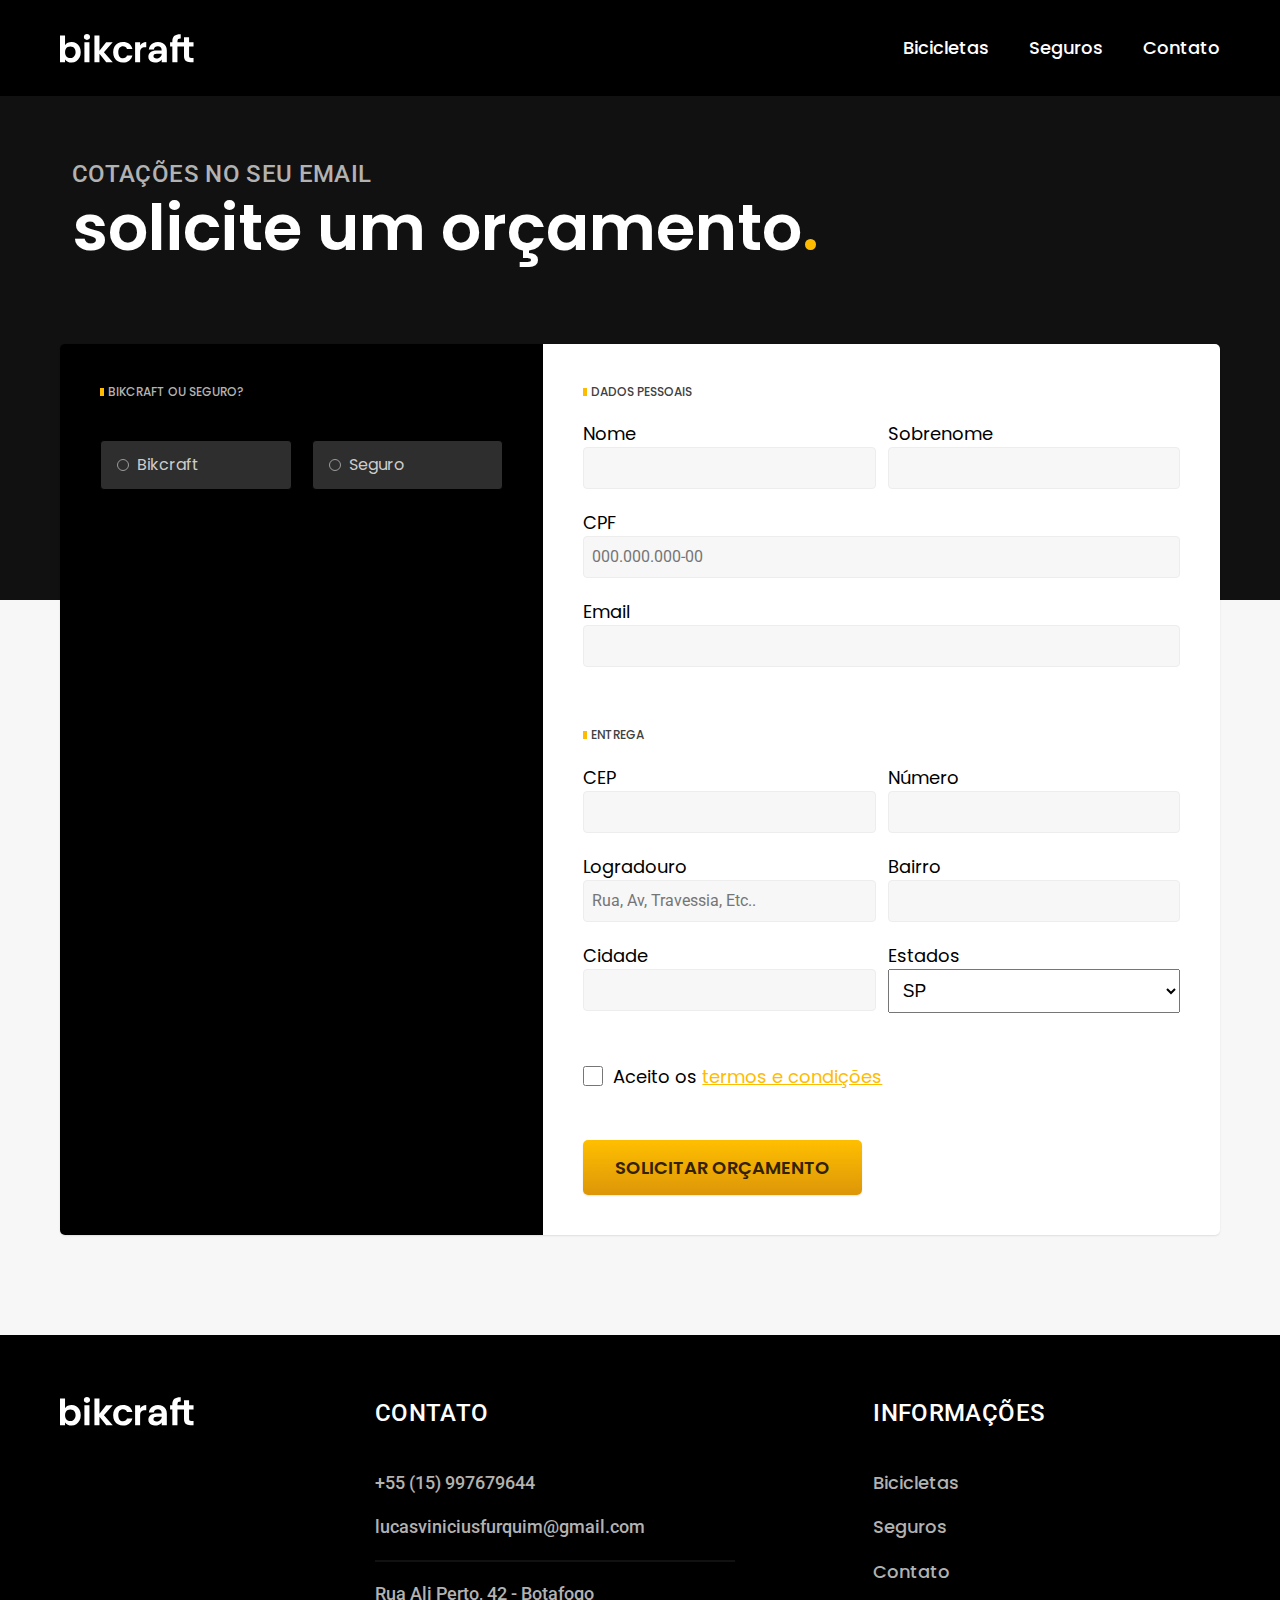
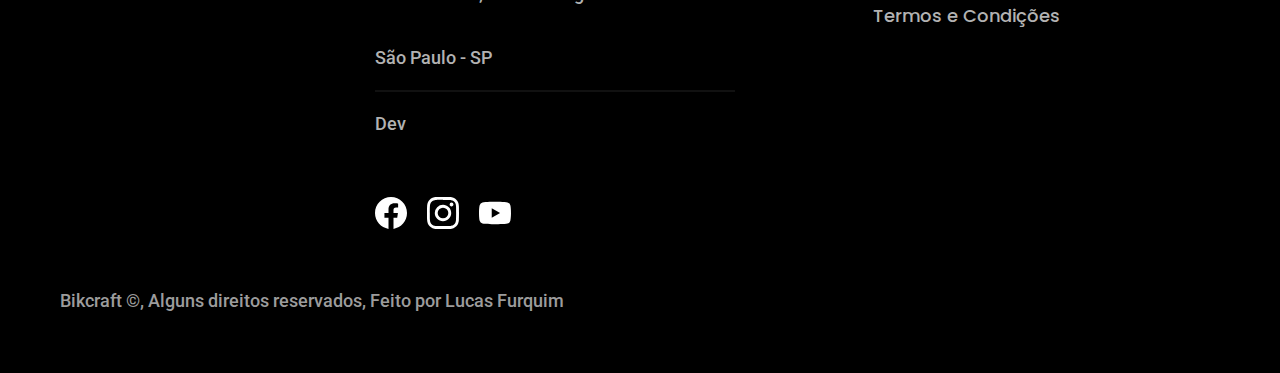
<file: projetos/loja-bikcraft/orcamento.html>
<!DOCTYPE html>
<html lang="en">

<head>
  <meta charset="UTF-8">
  <meta http-equiv="X-UA-Compatible" content="IE=edge">
  <meta name="viewport" content="width=device-width, initial-scale=1.0">
  <meta name="description" content="termos e condições da bikcraft">

  <link rel="preload" href="css/estilo.min.css" as="style">
  <link rel="stylesheet" href="css/estilo.min.css">
  <link rel="shortcut icon" href="favicon.svg" type="image/x-icon">


  <link rel="preconnect" href="https://fonts.googleapis.com">
  <link rel="preconnect" href="https://fonts.gstatic.com" crossorigin>
  <link href="https://fonts.googleapis.com/css2?family=Merriweather:ital,wght@1,900&family=Poppins:wght@400;600&family=Roboto:wght@400;500&display=swap" rel="stylesheet">
  <title>Orçamento | Bikcraft</title>

  <style>
    @media (max-width: 600px) {
      .container {
        padding: 0px;
      }
    }
  </style>

  <script>document.documentElement.classList.add('js')</script>

</head>

<body id="orcamento">

  <header class="header-bg">
    <div class="header container">
      <a href="index.html"><img src="img/bikcraft.svg" alt="logo-bikcraft"></a>
      <nav aria-label="primaria">
        <ul class="header-menu c0 font-p-m">
          <li><a href="bicicletas.html">Bicicletas</a></li>
          <li><a href="seguros.html">Seguros</a></li>
          <li><a href="contato.html">Contato</a></li>
        </ul>
      </nav>
    </div>
  </header>

  <main>
    <div class="titulo-bg">
      <div class="container titulo">
        <p class="font-r-l-b c5">COTAÇÕES NO SEU EMAIL</p>
        <h2 class="font-p-xxl c0">solicite um orçamento<span class="p1">.</span></h1>
      </div>
    </div>

    <form class="orcamento container" action="enviar-teste.php" method="post">
      <div class="orcamento-produto">
        <h2 class="font-p-xs c5 up">Bikcraft ou seguro?</h2>

        <input type="radio" name="escolha" value="bikcraft" id="bikcraft">
        <label for="bikcraft">Bikcraft</label>

        <input type="radio" name="escolha" value="seguro" id="seguro">
        <label for="seguro">Seguro</label>

        <div class="orcamento-conteudo" id="orcamento-bikcraft">
          <h2 class="font-p-xs c5 up">Escolha a sua: </h2>


          <input type="radio" name="tipo" value="nimbus" id="nimbus">
          <label for="nimbus">Nimbus Stark <span>R$ 3999</span></label>

          <div class="orcamento-detalhes">
            <ul>
              <li>
                <img src="img/icones/eletrica.svg" alt="">Motor Elétrico
              </li>
              <li>
                <img src="img/icones/carbono.svg" alt="">Carbono
              </li>
              <li>
                <img src="img/icones/velocidade.svg" alt="">50km/h
              </li>
              <li>
                <img src="img/icones/rastreador.svg" alt="">Rastreador
              </li>
            </ul>
            <img src="img/bicicletas/nimbus.jpg" alt="Bicicleta preta">
          </div>

          <input type="radio" name="tipo" value="magic" id="magic">
          <label for="magic">Magic Might <span>R$ 2499</span></label>


          <div class="orcamento-detalhes">
            <ul>
              <li>
                <img src="img/icones/eletrica.svg" alt="">Motor Elétrico
              </li>
              <li>
                <img src="img/icones/carbono.svg" alt="">Carbono
              </li>
              <li>
                <img src="img/icones/velocidade.svg" alt="">45km/h
              </li>
              <li>
                <img src="img/icones/rastreador.svg" alt="">Rastreador
              </li>
            </ul>
            <img src="img/bicicletas/magic.jpg" alt="Bicicleta preta">
          </div>

          <input type="radio" name="tipo" value="nebula" id="nebula">
          <label for="nebula">Nebula Cosmic <span>R$ 1999</span></label>


          <div class="orcamento-detalhes">
            <ul>
              <li>
                <img src="img/icones/eletrica.svg" alt="">Motor Elétrico
              </li>
              <li>
                <img src="img/icones/carbono.svg" alt="">Carbono
              </li>
              <li>
                <img src="img/icones/velocidade.svg" alt="">40km/h
              </li>
              <li>
                <img src="img/icones/rastreador.svg" alt="">Rastreador
              </li>
            </ul>
            <img src="img/bicicletas/nebula.jpg" alt="Bicicleta preta">
          </div>
        </div>

        <div class="orcamento-conteudo" id="orcamento-seguro">
          <h2 class="font-p-xs c5 up">Escolha o plano </h2>

          <input type="radio" name="tipo" value="prata" id="prata">
          <label for="prata">Prata<span>R$ 199</span></label>

          <input type="radio" name="tipo" value="ouro" id="ouro">
          <label for="ouro">Ouro<span>R$ 299</span></label>
        </div>

      </div>


      <div class="orcamento-dados form">
        <h2 class="font-p-xs c9 up">Dados pessoais</h2>
        <div>
          <label for="nome1">Nome</label>
          <input type="text" id="nome1" name="nome1">
        </div>

        <div class="sobrenome">
          <label for="sobrenome">Sobrenome</label>
          <input type="text" id="sobrenome" name="sobrenome">
        </div>

        <div class="cpf">
          <label for="cpf">CPF</label>
          <input type="text" id="cpf" name="cpf" placeholder="000.000.000-00" required>
        </div>

        <div class="email1">
          <label for="email1">Email</label>
          <input type="email" id="email1" name="email1" required>
        </div>

        <h2 class="font-p-xs c9 up entrega">Entrega</h2>

        <div>
          <label for="cep">CEP</label>
          <input type="text" id="cep" name="cep" required>
        </div>

        <div>
          <label for="numero1">Número</label>
          <input type="text" id="numero1" name="numero1" required>
        </div>

        <div>
          <label for="logradouro">Logradouro</label>
          <input type="text" id="logradouro" name="logradouro" placeholder="Rua, Av, Travessia, Etc..">
        </div>

        <div>
          <label for="bairro">Bairro</label>
          <input type="text" id="bairro" name="bairro">
        </div>

        <div>
          <label for="codade">Cidade</label>
          <input type="text" id="codade" name="codade">
        </div>

        <div class="estados">
          <label for="estado">Estados</label>
          <select name="estado" id="estado">
            <option value="1x">SP</option>
            <option value="2x">RJ</option>

          </select>
        </div>

        <div class="te">
          <input type="checkbox" id="termos" name="termos" value="Aceito">
          <label for="termos">Aceito os <a href="termos.html">termos e condições</a></label>
        </div>

        <button class="botao">Solicitar orçamento</button>
      </div>
    </form>

  </main>


  <footer class="rodape-bg">
    <div class="rodape container">
      <a href="index.html"><img src="img/bikcraft.svg" alt=""></a>
      <div class="rodape-item loca">
        <h2 class="font-r-l-b c0 up">Contato</h2>
        <ul class="font-r-m c5">
          <li><a href="tel:+5521997679644">+55 (15) 997679644</a></li>
          <li class="det"><a href="mailto:lucasviniciusfurquim@gmail.com">lucasviniciusfurquim@gmail.com</a></li>
          <li>Rua Ali Perto, 42 - Botafogo</li>
          <li class="det">São Paulo - SP</li>
          <li><a href="../../index.html">Dev</a></li>
        </ul>
        <div class="rodape-icone">
          <a href="index.html"><img src="img/redes/facebook.svg" alt="facebook"></a>
          <a href="index.html"><img src="img/redes/instagram.svg" alt="instagram"></a>
          <a href="index.html"><img src="img/redes/youtube.svg" alt="youtube"></a>
        </div>
      </div>
      <nav class="rodape-item info">
        <h2 class="font-r-l-b c0 up">Informações</h2>
        <ul class="font-p-m c5">
          <li><a href="bicicletas.html">Bicicletas</a></li>
          <li><a href="seguros.html">Seguros</a></li>
          <li><a href="contato.html">Contato</a></li>
          <li><a href="termos.html">Termos e Condições</a></li>
        </ul>
      </nav>
      <p class="font-r-m c6">Bikcraft &copy;, Alguns direitos reservados, Feito por Lucas Furquim</p>
    </div>
  </footer>

  <script src="js/script.js"></script>
</body>

</html>
</file>
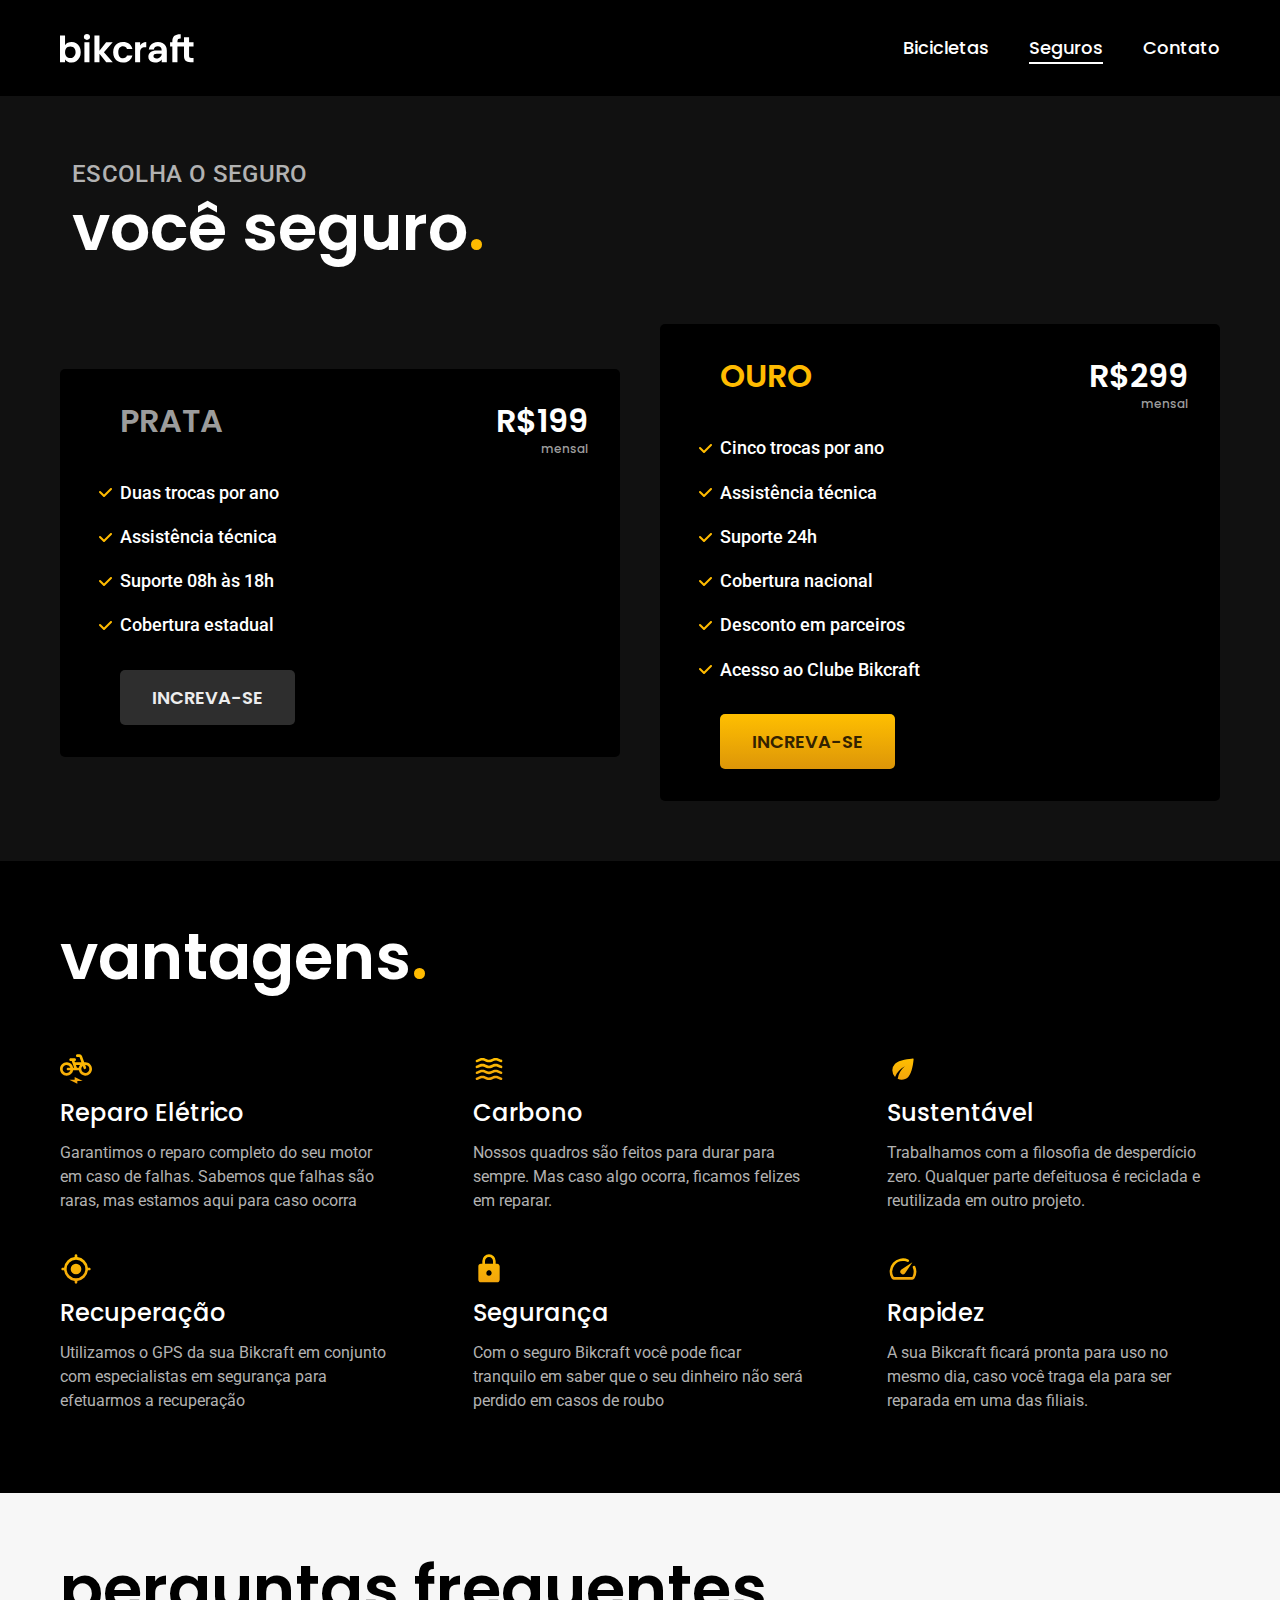
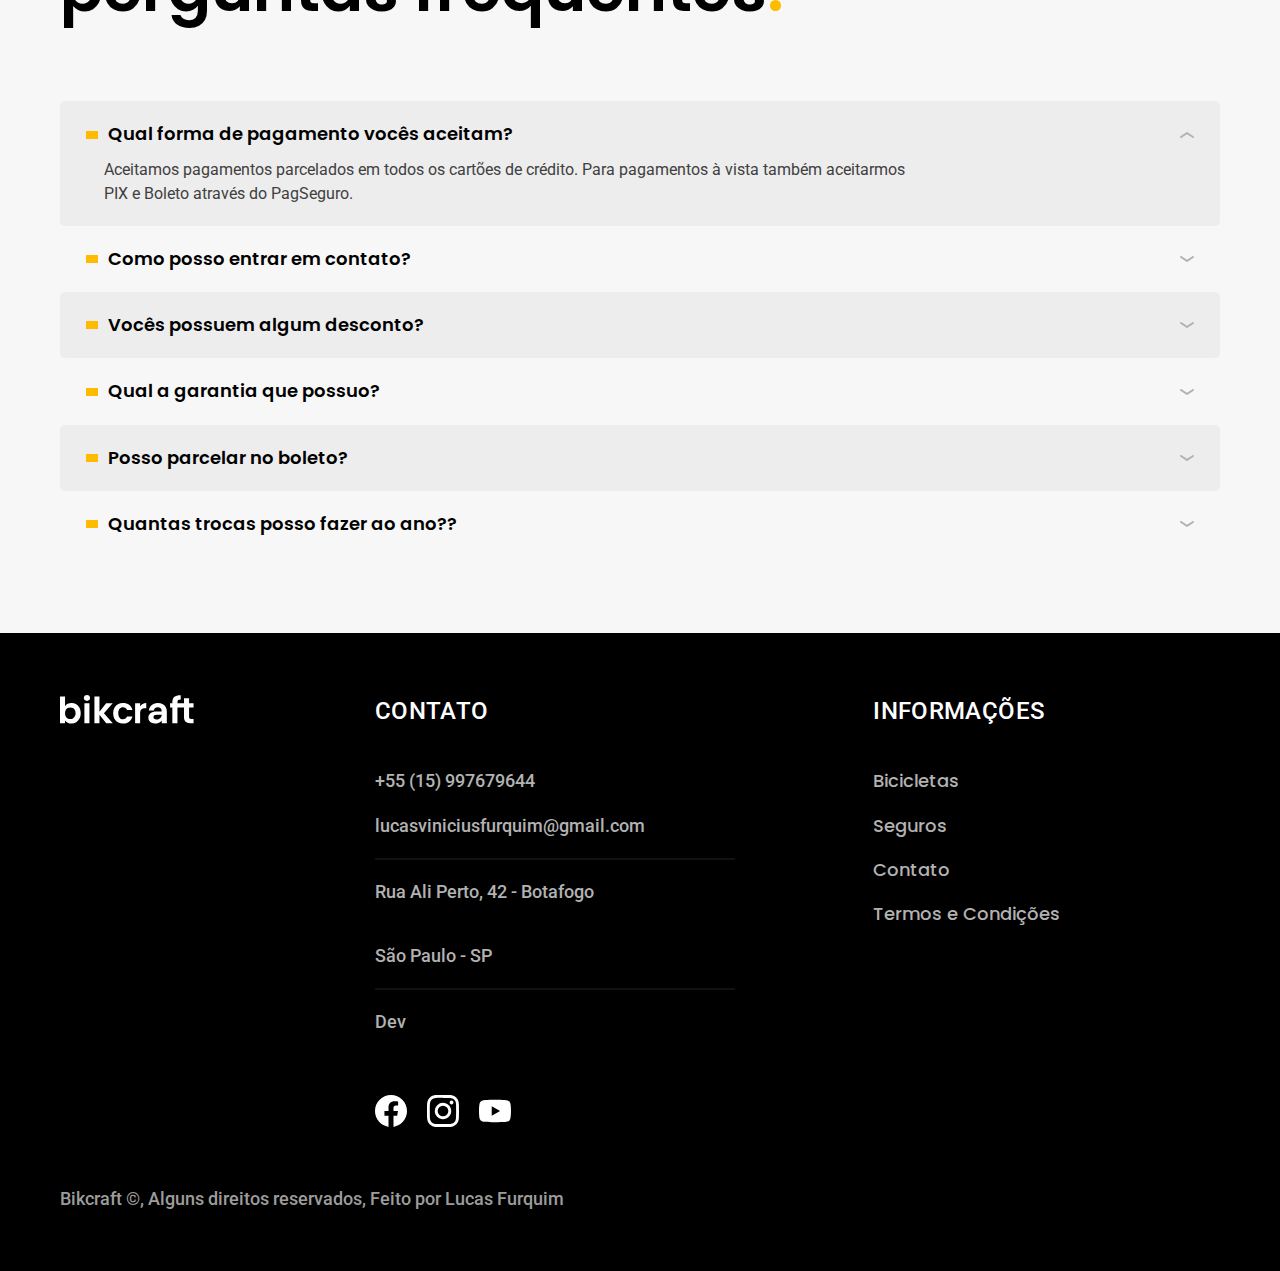
<file: projetos/loja-bikcraft/seguros.html>
<!DOCTYPE html>
<html lang="pt-br">

<head>
  <meta charset="UTF-8">
  <meta http-equiv="X-UA-Compatible" content="IE=edge">
  <meta name="viewport" content="width=device-width, initial-scale=1.0">
  <meta name="description" content="Bicicletas elétricas de alta precisão e qualidade, feitas sob medida para você. Explore o mundo na sua velocidade com a Bikcraft.">

  <link rel="preload" href="css/estilo.min.css" as="style">
  <link rel="stylesheet" href="css/estilo.min.css">
  <link rel="shortcut icon" href="favicon.svg" type="image/x-icon">


  <link rel="preconnect" href="https://fonts.googleapis.com">
  <link rel="preconnect" href="https://fonts.gstatic.com" crossorigin>
  <link href="https://fonts.googleapis.com/css2?family=Merriweather:ital,wght@1,900&family=Poppins:wght@400;600&family=Roboto:wght@400;500&display=swap" rel="stylesheet">
  <title>Seguros | Bikcraft - Bicicletas elétricas</title>
  <script>document.documentElement.classList.add('js')</script>

</head>

<body id="seguros">

  <header class="header-bg">
    <div class="header container">
      <a href="index.html"><img src="img/bikcraft.svg" alt="logo-bikcraft"></a>
      <nav aria-label="primaria">
        <ul class="header-menu c0 font-p-m">
          <li><a href="bicicletas.html">Bicicletas</a></li>
          <li><a href="seguros.html">Seguros</a></li>
          <li><a href="contato.html">Contato</a></li>
        </ul>
      </nav>
    </div>
  </header>

  <main>
    <div class="titulo-bg">
      <div class="container titulo seguros-pag" data-anime="200">
        <p class="font-r-l-b c5">ESCOLHA O SEGURO</p>
        <h1 class="font-p-xxl c0">você seguro<span class="p1">.</span></h1>
      </div>
    </div>

    <article class="seguros-bg ">
      <div class="seguros container">
        <div class="seguros-item fadeInUp" data-anime="400">
          <h3 class="font-p-xl up c6">Prata</h3>
          <span class="font-p-xl c0">R$199 <span class="font-p-xs c6">mensal</span></span>

          <ul class="font-r-m c0">
            <li>Duas trocas por ano</li>
            <li>Assistência técnica</li>
            <li>Suporte 08h às 18h</li>
            <li>Cobertura estadual</li>
          </ul>
          <a class="botao secundario" href="orcamento.html?escolha=seguro&tipo=prata">Increva-se</a>
        </div>

        <div class="seguros-item fadeInUp" data-anime="600">
          <h3 class="font-p-xl up p1">ouro</h3>
          <span class="font-p-xl c0">R$299 <span class="font-p-xs c6">mensal</span></span>

          <ul class="font-r-m c0">
            <li>Cinco trocas por ano</li>
            <li>Assistência técnica</li>
            <li>Suporte 24h</li>
            <li>Cobertura nacional</li>
            <li>Desconto em parceiros</li>
            <li>Acesso ao Clube Bikcraft</li>
          </ul>

          <a class="botao" href="orcamento.html?escolha=seguro&tipo=ouro">Increva-se</a>
        </div>
      </div>
    </article>

  </main>


  <article>
    <div class="seguros-bg-pag">
      <div class="container seguros-pag">
        <h2 class="font-p-xxl c0">vantagens<span class="p1">.</span></h2>
        <ul class="seguros-conteudo-pag">
          <li>
            <img src="img/icones/eletrica.svg" alt="">
            <h3 class="font-p-l c0">Reparo Elétrico</h3>
            <p class="font-r-s c5">Garantimos o reparo completo do seu motor em caso de falhas. Sabemos que falhas são raras, mas estamos aqui para caso ocorra</p>
          </li>
          <li>
            <img src="img/icones/carbono.svg" alt="">
            <h3 class="font-p-l c0">Carbono</h3>
            <p class="font-r-s c5">Nossos quadros são feitos para durar para sempre. Mas caso algo ocorra, ficamos felizes em reparar.</p>
          </li>
          <li>
            <img src="img/icones/sustentavel.svg" alt="">
            <h3 class="font-p-l c0">Sustentável</h3>
            <p class="font-r-s c5">Trabalhamos com a filosofia de desperdício zero. Qualquer parte defeituosa é reciclada e reutilizada em outro projeto.</p>
          </li>
          <li>
            <img src="img/icones/rastreador.svg" alt="">
            <h3 class="font-p-l c0">Recuperação</h3>
            <p class="font-r-s c5">Utilizamos o GPS da sua Bikcraft em conjunto com especialistas em segurança para efetuarmos a recuperação</p>
          </li>
          <li>
            <img src="img/icones/seguro.svg" alt="">
            <h3 class="font-p-l c0">Segurança</h3>
            <p class="font-r-s c5">Com o seguro Bikcraft você pode ficar tranquilo em saber que o seu dinheiro não será perdido em casos de roubo</p>
          </li>
          <li>
            <img src="img/icones/velocidade.svg" alt="">
            <h3 class="font-p-l c0">Rapidez</h3>
            <p class="font-r-s c5">A sua Bikcraft ficará pronta para uso no mesmo dia, caso você traga ela para ser reparada em uma das filiais.</p>
          </li>
        </ul>
      </div>
    </div>
  </article>

  <article class="container seguros-pag perguntas">
    <h2 class="font-p-xxl c12">perguntas frequentes<span class="p1">.</span></h2>
    <dl>
      <div>
        <dt> <button class="font-p-m-b" aria-controls="pergunta1" aria-expanded="true">Qual forma de pagamento vocês aceitam? </dt>
        <dd id="pergunta1" class="font-r-s c9 ativo">Aceitamos pagamentos parcelados em todos os cartões de crédito. Para pagamentos à vista também aceitarmos PIX e Boleto através do PagSeguro.</dd>
      </div>
      <div>
        <dt> <button class="font-p-m-b" aria-controls="pergunta2" aria-expanded="false">Como posso entrar em contato?</button></dt>
        <dd class="font-r-s c9" id="pergunta2">Aceitamos pagamentos parcelados em todos os cartões de crédito. Para pagamentos à vista também aceitarmos PIX e Boleto através do PagSeguro.</dd>
      </div>
      <div>
        <dt> <button class="font-p-m-b" aria-controls="pergunta3" aria-expanded="false">Vocês possuem algum desconto?</button></dt>
        <dd class="font-r-s c9" id="pergunta3">Aceitamos pagamentos parcelados em todos os cartões de crédito. Para pagamentos à vista também aceitarmos PIX e Boleto através do PagSeguro.</dd>
      </div>
      <div>
        <dt> <button class="font-p-m-b" aria-controls="pergunta4" aria-expanded="false">Qual a garantia que possuo?</button></dt>
        <dd class="font-r-s c9" id="pergunta4">Aceitamos pagamentos parcelados em todos os cartões de crédito. Para pagamentos à vista também aceitarmos PIX e Boleto através do PagSeguro.</dd>
      </div>
      <div>
        <dt> <button class="font-p-m-b" aria-controls="pergunta5" aria-expanded="false">Posso parcelar no boleto?</button></dt>
        <dd class="font-r-s c9" id="pergunta5">Aceitamos pagamentos parcelados em todos os cartões de crédito. Para pagamentos à vista também aceitarmos PIX e Boleto através do PagSeguro.</dd>
      </div>
      <div>
        <dt> <button class="font-p-m-b" aria-controls="pergunta6" aria-expanded="false">Quantas trocas posso fazer ao ano??</button></dt>
        <dd class="font-r-s c9" id="pergunta6">Aceitamos pagamentos parcelados em todos os cartões de crédito. Para pagamentos à vista também aceitarmos PIX e Boleto através do PagSeguro.</dd>
      </div>
    </dl>
  </article>


  <footer class="rodape-bg">
    <div class="rodape container">
      <a href="index.html"><img src="img/bikcraft.svg" alt=""></a>
      <div class="rodape-item loca">
        <h2 class="font-r-l-b c0 up">Contato</h2>
        <ul class="font-r-m c5">
          <li><a href="tel:+5521997679644">+55 (15) 997679644</a></li>
          <li class="det"><a href="mailto:lucasviniciusfurquim@gmail.com">lucasviniciusfurquim@gmail.com</a></li>
          <li>Rua Ali Perto, 42 - Botafogo</li>
          <li class="det">São Paulo - SP</li>
          <li><a href="../../index.html">Dev</a></li>
        </ul>
        <div class="rodape-icone">
          <a href="index.html"><img src="img/redes/facebook.svg" alt="facebook"></a>
          <a href="index.html"><img src="img/redes/instagram.svg" alt="instagram"></a>
          <a href="index.html"><img src="img/redes/youtube.svg" alt="youtube"></a>
        </div>
      </div>
      <nav class="rodape-item info">
        <h2 class="font-r-l-b c0 up">Informações</h2>
        <ul class="font-p-m c5">
          <li><a href="bicicletas.html">Bicicletas</a></li>
          <li><a href="seguros.html">Seguros</a></li>
          <li><a href="contato.html">Contato</a></li>
          <li><a href="termos.html">Termos e Condições</a></li>
        </ul>
      </nav>
      <p class="font-r-m c6">Bikcraft &copy;, Alguns direitos reservados, Feito por Lucas Furquim</p>
    </div>
  </footer>

  <script src="./js/plugins/simple-anime.js"></script>
  <script src="js/script.js"></script>

</body>

</html>
</file>
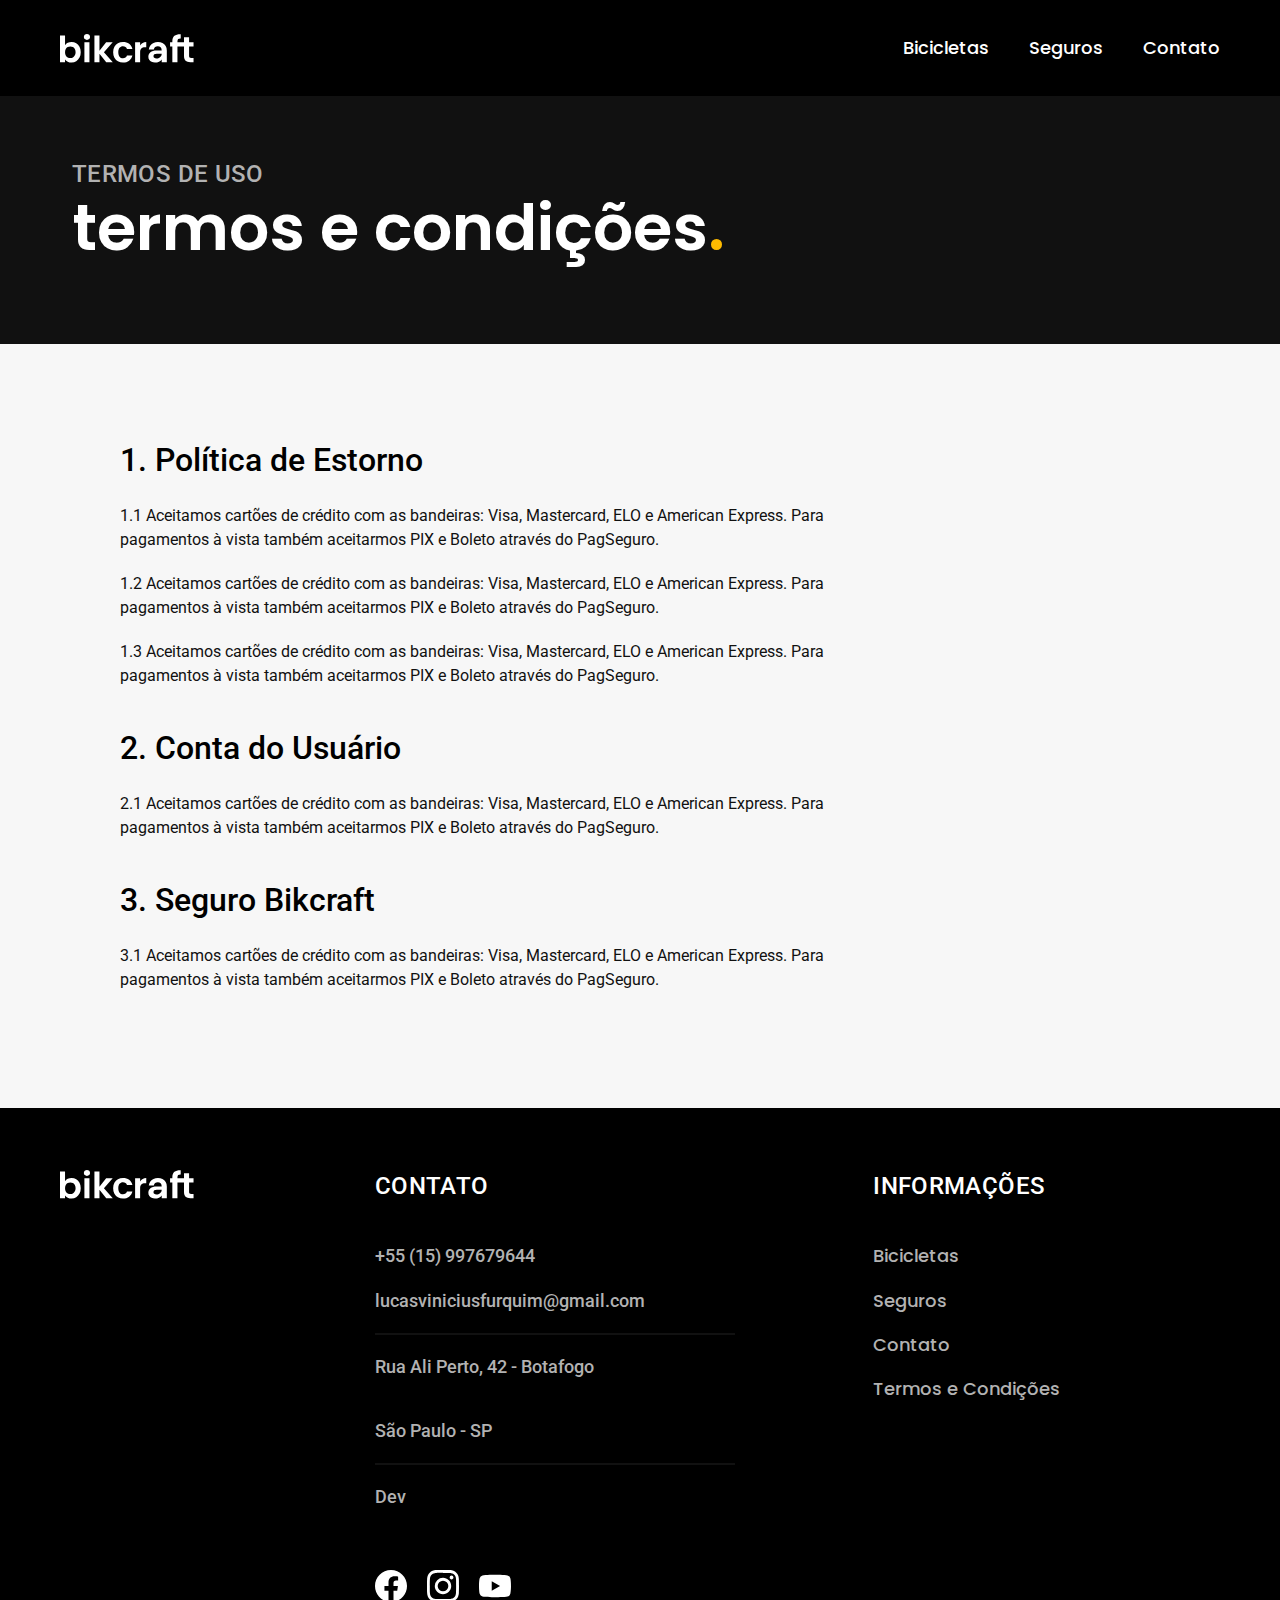
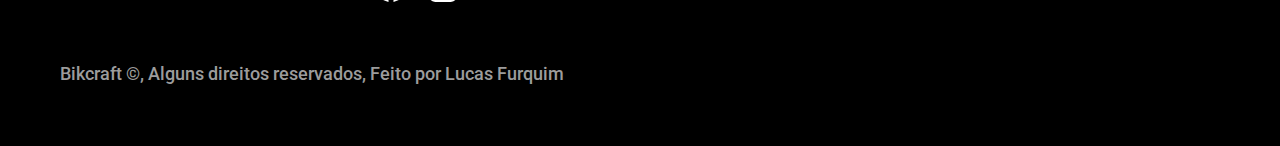
<file: projetos/loja-bikcraft/termos.html>
<!DOCTYPE html>
<html lang="en">

<head>
  <meta charset="UTF-8">
  <meta http-equiv="X-UA-Compatible" content="IE=edge">
  <meta name="viewport" content="width=device-width, initial-scale=1.0">
  <meta name="description" content="termos e condições da bikcraft">

  <link rel="preload" href="css/estilo.min.css" as="style">
  <link rel="stylesheet" href="css/estilo.min.css">
  <link rel="shortcut icon" href="favicon.svg" type="image/x-icon">


  <link rel="preconnect" href="https://fonts.googleapis.com">
  <link rel="preconnect" href="https://fonts.gstatic.com" crossorigin>
  <link href="https://fonts.googleapis.com/css2?family=Merriweather:ital,wght@1,900&family=Poppins:wght@400;600&family=Roboto:wght@400;500&display=swap" rel="stylesheet">
  <title>Termos e Condições | Bikcraft</title>
  <script>document.documentElement.classList.add('js')</script>

</head>

<body id="termos">

  <header class="header-bg">
    <div class="header container">
      <a href="index.html"><img src="img/bikcraft.svg" alt="logo-bikcraft"></a>
      <nav aria-label="primaria">
        <ul class="header-menu c0 font-p-m">
          <li><a href="bicicletas.html">Bicicletas</a></li>
          <li><a href="seguros.html">Seguros</a></li>
          <li><a href="contato.html">Contato</a></li>
        </ul>
      </nav>
    </div>
  </header>

  <main>
    <div class="titulo-bg">
      <div class="container titulo">
        <p class="font-r-l-b c5">TERMOS DE USO</p>
        <h2 class="font-p-xxl c0">termos e condições<span class="p1">.</span></h1>
      </div>
    </div>

    <article class="container">
      <dl class="termos-conteudo">
        <dt class="font-r-xl c12">1. Política de Estorno</dt>
        <dd class="font-r-s">1.1 Aceitamos cartões de crédito com as bandeiras: Visa, Mastercard, ELO e American Express. Para pagamentos à vista também aceitarmos PIX e Boleto através do PagSeguro.</dd>
        <dd class="font-r-s">1.2 Aceitamos cartões de crédito com as bandeiras: Visa, Mastercard, ELO e American Express. Para pagamentos à vista também aceitarmos PIX e Boleto através do PagSeguro.</dd>
        <dd class="font-r-s desc">1.3 Aceitamos cartões de crédito com as bandeiras: Visa, Mastercard, ELO e American Express. Para pagamentos à vista também aceitarmos PIX e Boleto através do PagSeguro.</dd>

        <dt class="font-r-xl c12">2. Conta do Usuário</dt>
        <dd class="font-r-s desc">2.1 Aceitamos cartões de crédito com as bandeiras: Visa, Mastercard, ELO e American Express. Para pagamentos à vista também aceitarmos PIX e Boleto através do PagSeguro.</dd>

        <dt class="font-r-xl c12">3. Seguro Bikcraft</dt>
        <dd class="font-r-s">3.1 Aceitamos cartões de crédito com as bandeiras: Visa, Mastercard, ELO e American Express. Para pagamentos à vista também aceitarmos PIX e Boleto através do PagSeguro.</dd>
      </dl>

    </article>
  </main>

  <footer class="rodape-bg">
    <div class="rodape container">
      <a href="index.html"><img src="img/bikcraft.svg" alt=""></a>
      <div class="rodape-item loca">
        <h2 class="font-r-l-b c0 up">Contato</h2>
        <ul class="font-r-m c5">
          <li><a href="tel:+5521997679644">+55 (15) 997679644</a></li>
          <li class="det"><a href="mailto:lucasviniciusfurquim@gmail.com">lucasviniciusfurquim@gmail.com</a></li>
          <li>Rua Ali Perto, 42 - Botafogo</li>
          <li class="det">São Paulo - SP</li>
          <li><a href="../../index.html">Dev</a></li>
        </ul>
        <div class="rodape-icone">
          <a href="index.html"><img src="img/redes/facebook.svg" alt="facebook"></a>
          <a href="index.html"><img src="img/redes/instagram.svg" alt="instagram"></a>
          <a href="index.html"><img src="img/redes/youtube.svg" alt="youtube"></a>
        </div>
      </div>
      <nav class="rodape-item info">
        <h2 class="font-r-l-b c0 up">Informações</h2>
        <ul class="font-p-m c5">
          <li><a href="bicicletas.html">Bicicletas</a></li>
          <li><a href="seguros.html">Seguros</a></li>
          <li><a href="contato.html">Contato</a></li>
          <li><a href="termos.html">Termos e Condições</a></li>
        </ul>
      </nav>
      <p class="font-r-m c6">Bikcraft &copy;, Alguns direitos reservados, Feito por Lucas Furquim</p>
    </div>
  </footer>

  <script src="js/script.js"></script>

</body>

</html>
</file>
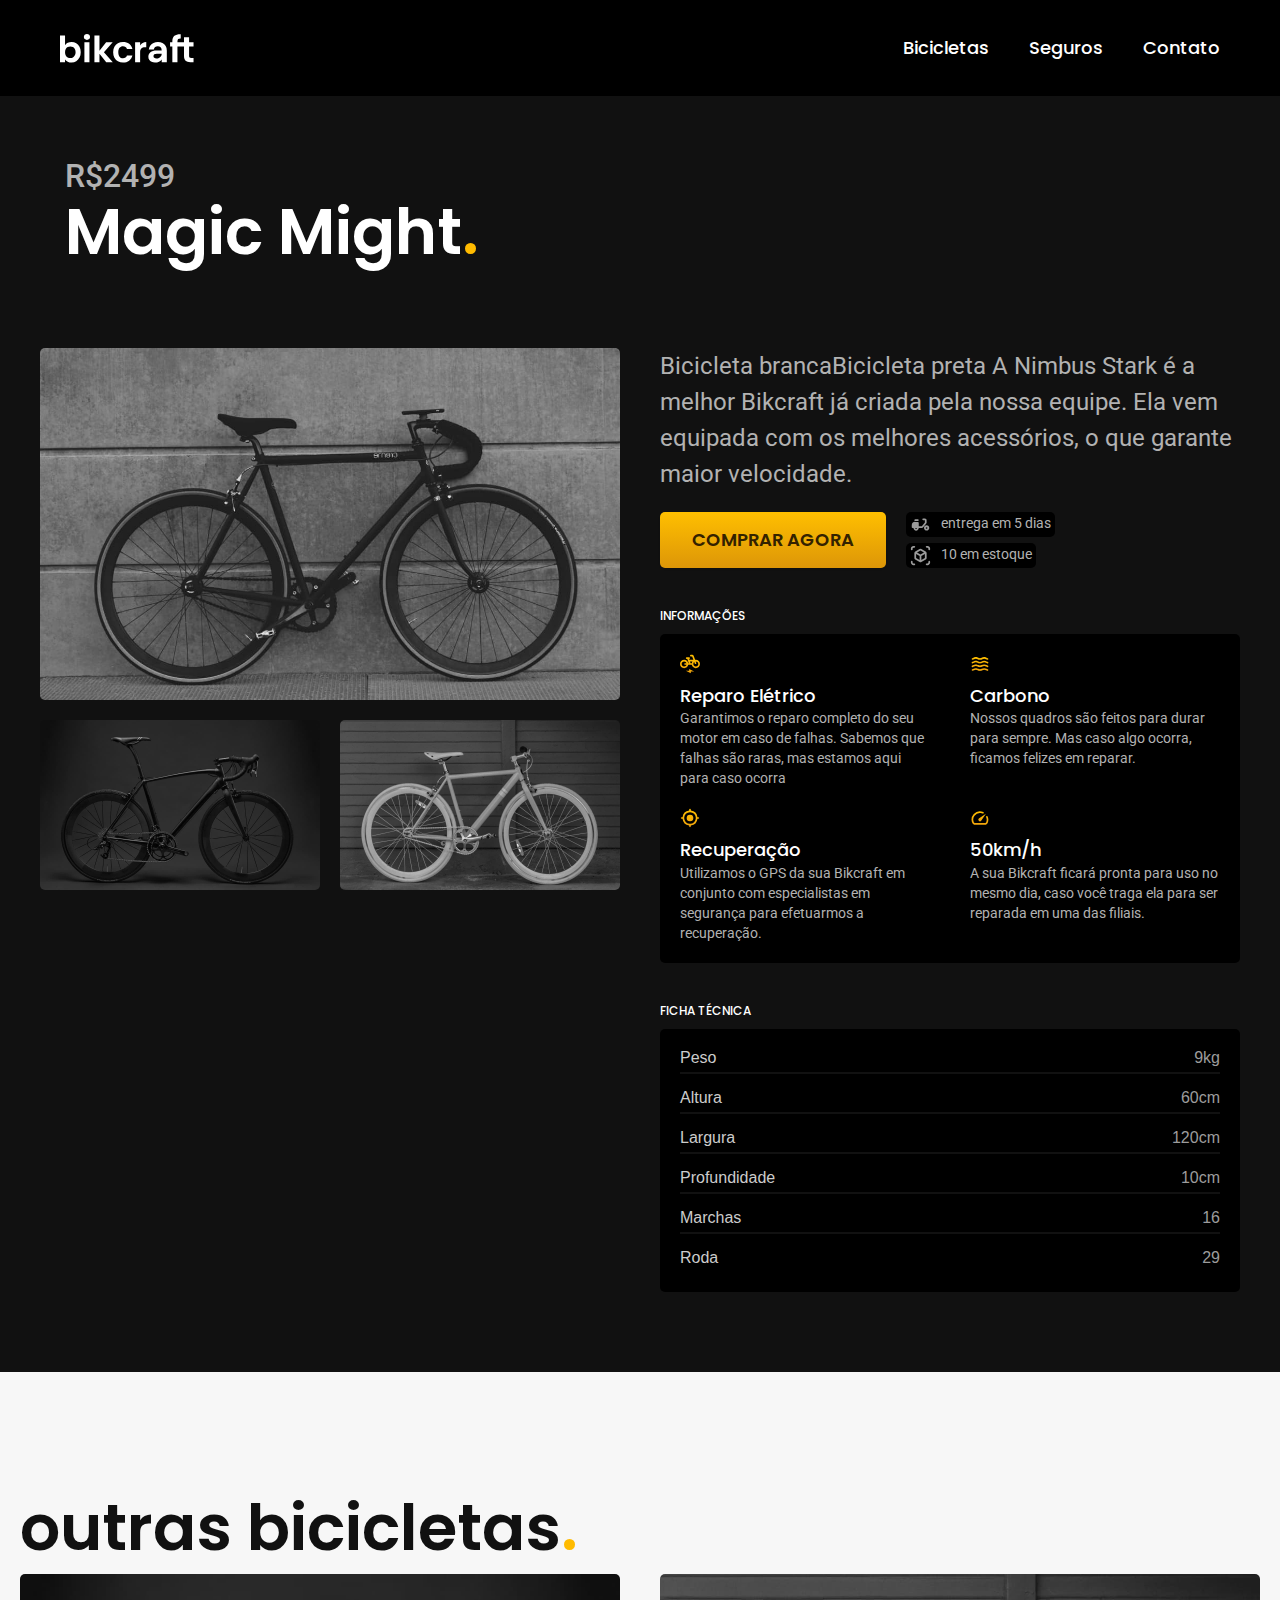
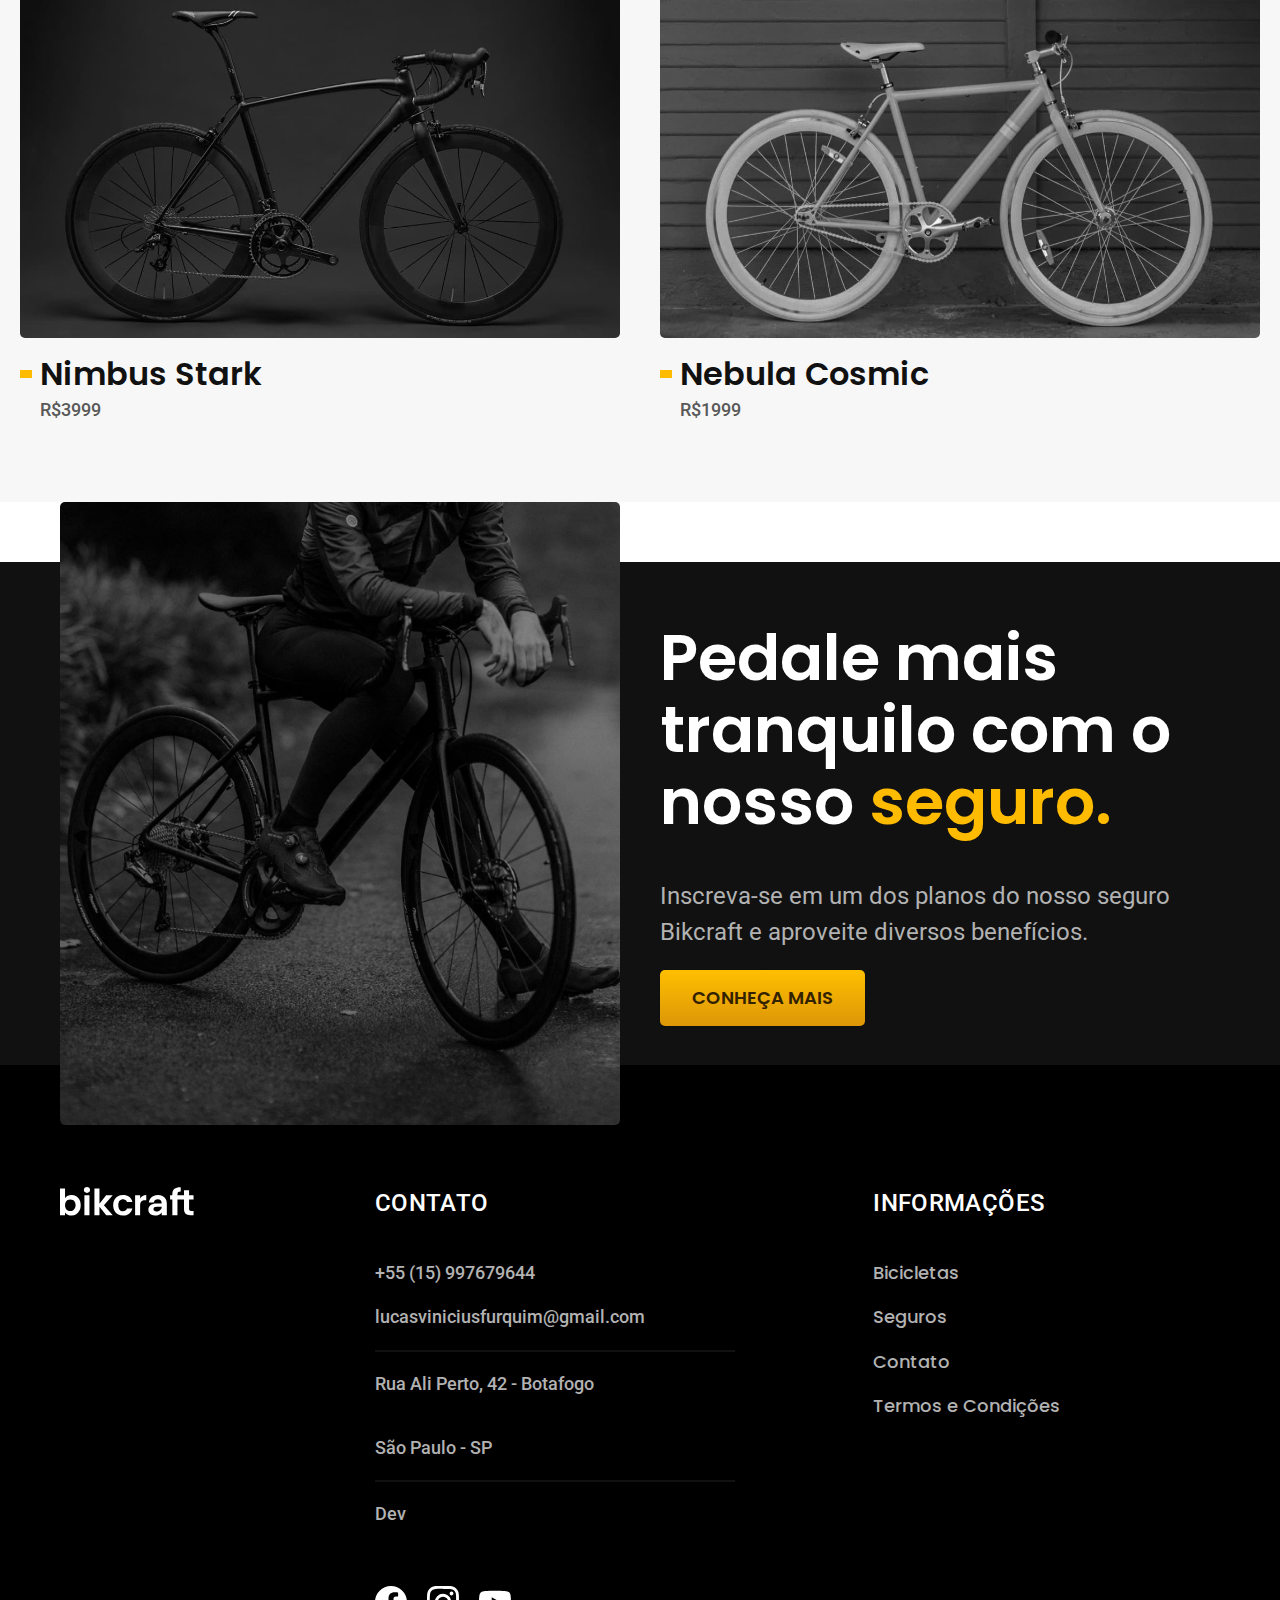
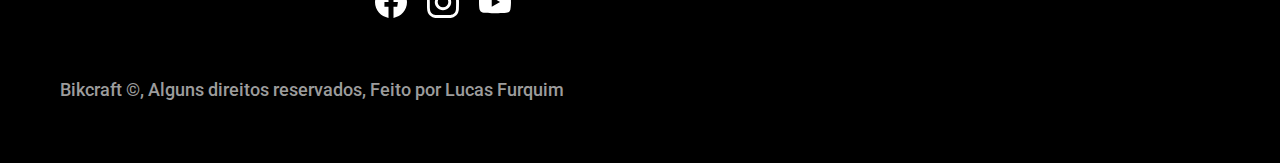
<file: projetos/loja-bikcraft/bicicletas/magic.html>
<!DOCTYPE html>
<html lang="pt-br">

<head>
  <meta charset="UTF-8">
  <meta http-equiv="X-UA-Compatible" content="IE=edge">
  <meta name="viewport" content="width=device-width, initial-scale=1.0">
  <meta name="description" content="Bicicletas elétricas de alta precisão e qualidade, feitas sob medida para você. Explore o mundo na sua velocidade com a Bikcraft.">

  <link rel="preload" href="../css/estilo.min.css" as="style">
  <link rel="stylesheet" href="../css/estilo.min.css">
  <link rel="shortcut icon" href="../favicon.svg" type="image/x-icon">


  <link rel="preconnect" href="https://fonts.googleapis.com">
  <link rel="preconnect" href="https://fonts.gstatic.com" crossorigin>
  <link href="https://fonts.googleapis.com/css2?family=Merriweather:ital,wght@1,900&family=Poppins:wght@400;600&family=Roboto:wght@400;500&display=swap" rel="stylesheet">
  <title>Bicicletas - Magic Might | Bikcraft - Bicicletas elétricas</title>
  <script>document.documentElement.classList.add('js')</script>

</head>

<body id="bicicletas">

  <header class="header-bg">
    <div class="header container">
      <a href="../index.html"><img src="../img/bikcraft.svg" alt="logo-bikcraft"></a>
      <nav aria-label="primaria">
        <ul class="header-menu c0 font-p-m">
          <li><a href="../bicicletas.html">Bicicletas</a></li>
          <li><a href="../seguros.html">Seguros</a></li>
          <li><a href="../contato.html">Contato</a></li>
        </ul>
      </nav>
    </div>
  </header>

  <main class="titulo-bg">
    <div>
      <div class="container titulo nimbus-pag padding-alinha">
        <p class="font-r-xl c5 up">R$2499</p>
        <h1 class="font-p-xxl c0">Magic Might<span class="p1">.</span></h1>
      </div>
    </div>

    <section class="container nimbus">
      <div class="bicicletas-conteudo">
        <img src="../img/bicicletas/magic.jpg" alt="">
        <img src="../img/bicicletas/nimbus.jpg" alt="">
        <img src="../img/bicicletas/nebula.jpg" alt="">
      </div>

      <div class="nimbus-conteudo">
        <p class="font-r-l c5">Bicicleta brancaBicicleta preta
          A Nimbus Stark é a melhor Bikcraft já criada pela nossa equipe. Ela vem equipada com os melhores acessórios, o que garante maior velocidade.</p>
        <div class="nimbus-extra">
          <a class="botao" href="../orcamento.html?escolha=bikcraft&tipo=magic">Comprar agora</a>
          <div class="nimbus-span">
            <div>
              <img src="../img/icones/entrega.svg" alt="">
              <span class=" font-r-xs c5">
                entrega em 5 dias
              </span>
            </div>
            <div>
              <img src="../img/icones/estoque.svg" alt="">
              <span class=" font-r-xs c5">
                10 em estoque
              </span>
            </div>
          </div>
        </div>

        <div class="nimbus-lista">
          <h2 class="c0 up font-p-xs">Informações</h2>
          <ul class="nimbus-info">
            <li>
              <img src="../img/icones/eletrica.svg" alt="">
              <h3 class="font-p-m c0">Reparo Elétrico</h3>
              <p class="font-r-xs c5">Garantimos o reparo completo do seu motor em caso de falhas. Sabemos que falhas são raras, mas estamos aqui para caso ocorra</p>
            </li>
            <li>
              <img src="../img/icones/carbono.svg" alt="">
              <h3 class="font-p-m c0">Carbono</h3>
              <p class="font-r-xs c5">Nossos quadros são feitos para durar para sempre. Mas caso algo ocorra, ficamos felizes em reparar.</p>
            </li>
            <li>
              <img src="../img/icones/rastreador.svg" alt="">
              <h3 class="font-p-m c0">Recuperação</h3>
              <p class="font-r-xs c5">Utilizamos o GPS da sua Bikcraft em conjunto com especialistas em segurança para efetuarmos a recuperação.</p>
            </li>
            <li>
              <img src="../img/icones/velocidade.svg" alt="">
              <h3 class="font-p-m c0">50km/h</h3>
              <p class="font-r-xs c5">A sua Bikcraft ficará pronta para uso no mesmo dia, caso você traga ela para ser reparada em uma das filiais.</p>
            </li>
          </ul>

          <div class="ficha-tecnica">
            <h2 class="c0 up font-p-xs">Ficha técnica</h2>
            <ul class="c4 ficha-conteudo">
              <li>Peso <span class="c6">9kg</span></li>
              <li>Altura <span class="c6">60cm</span></li>
              <li>Largura <span class="c6">120cm</span></li>
              <li>Profundidade <span class="c6">10cm</span></li>
              <li>Marchas <span class="c6">16</span></li>
              <li>Roda <span class="c6">29</span></li>
            </ul>
          </div>
        </div>
      </div>
    </section>
  </main>

  <article class="bicicletas">
    <h2 class="font-p-xxl container">outras bicicletas<span class="p1">.</span></h2>
    <ul class="bicicletas-lista nimbus-mais">
      <li> <a href="nimbus.html">
          <img src="../img/bicicletas/nimbus.jpg" alt="bicicleta preta">
          <h3 class="font-p-xl">Nimbus Stark</h3>
          <span class="font-r-m c8">R$3999</span>
        </a>
      </li>
      <li> <a href="nebula.html">
          <img src="../img/bicicletas/nebula.jpg" alt="bicicleta preta">
          <h3 class="font-p-xl">Nebula Cosmic</h3>
          <span class="font-r-m c8">R$1999</span>
        </a>
      </li>
    </ul>
  </article>

  <article class="acessorios-bg pedale-bg">
    <div class="pedale container">
      <div class="pedale-conteudo">
        <h2 class="c0 font-p-xxl">Pedale mais tranquilo com o nosso <span class="p1">seguro.</span></h2>
        <p class="c5 font-r-l">Inscreva-se em um dos planos do nosso seguro Bikcraft e aproveite diversos benefícios.</p>
        <a class="botao" href="../seguros.html">Conheça Mais</a>
      </div>
      <div class="acessorio-img pedale-img">
        <img src="../img/fotos/seguros.jpg" alt="">
      </div>
    </div>
  </article>

  <footer class="rodape-bg">
    <div class="rodape container">
      <a href="../index.html"><img src="../img/bikcraft.svg" alt="logo"></a>
      <div class="rodape-item loca">
        <h2 class="font-r-l-b c0 up">Contato</h2>
        <ul class="font-r-m c5">
          <li><a href="tel:+5521997679644">+55 (15) 997679644</a></li>
          <li class="det"><a href="mailto:lucasviniciusfurquim@gmail.com">lucasviniciusfurquim@gmail.com</a></li>
          <li>Rua Ali Perto, 42 - Botafogo</li>
          <li class="det">São Paulo - SP</li>
          <li><a href="../../index.html">Dev</a></li>
        </ul>
        <div class="rodape-icone">
          <a href="../index.html"><img src="../img/redes/facebook.svg" alt="facebook"></a>
          <a href="../index.html"><img src="../img/redes/instagram.svg" alt="instagram"></a>
          <a href="../index.html"><img src="../img/redes/youtube.svg" alt="youtube"></a>
        </div>
      </div>
      <nav class="rodape-item info">
        <h2 class="font-r-l-b c0 up">Informações</h2>
        <ul class="font-p-m c5">
          <li><a href="../bicicletas.html">Bicicletas</a></li>
          <li><a href="../seguros.html">Seguros</a></li>
          <li><a href="../contato.html">Contato</a></li>
          <li><a href="../termos.html">Termos e Condições</a></li>
        </ul>
      </nav>
      <p class="font-r-m c6">Bikcraft &copy;, Alguns direitos reservados, Feito por Lucas Furquim</p>
    </div>
  </footer>

  <script src="../js/script.js"></script>

</body>

</html>
</file>
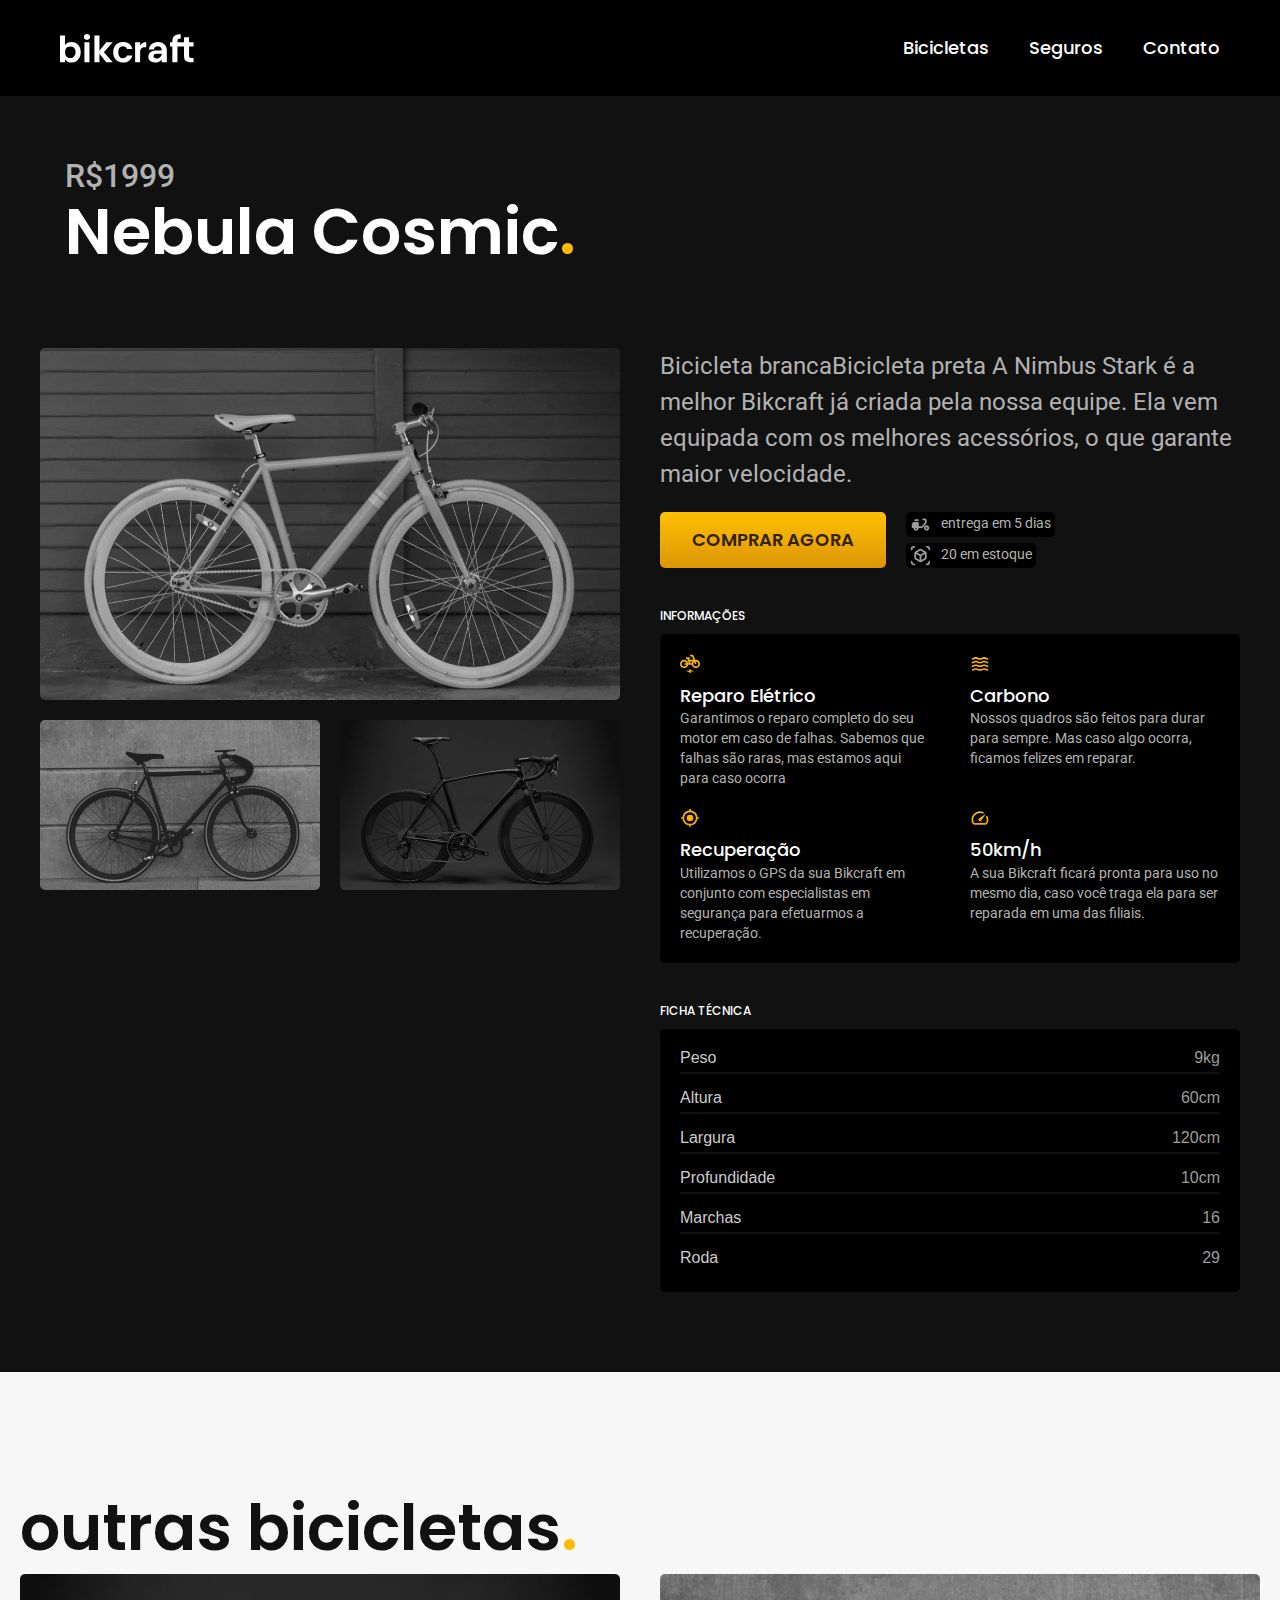
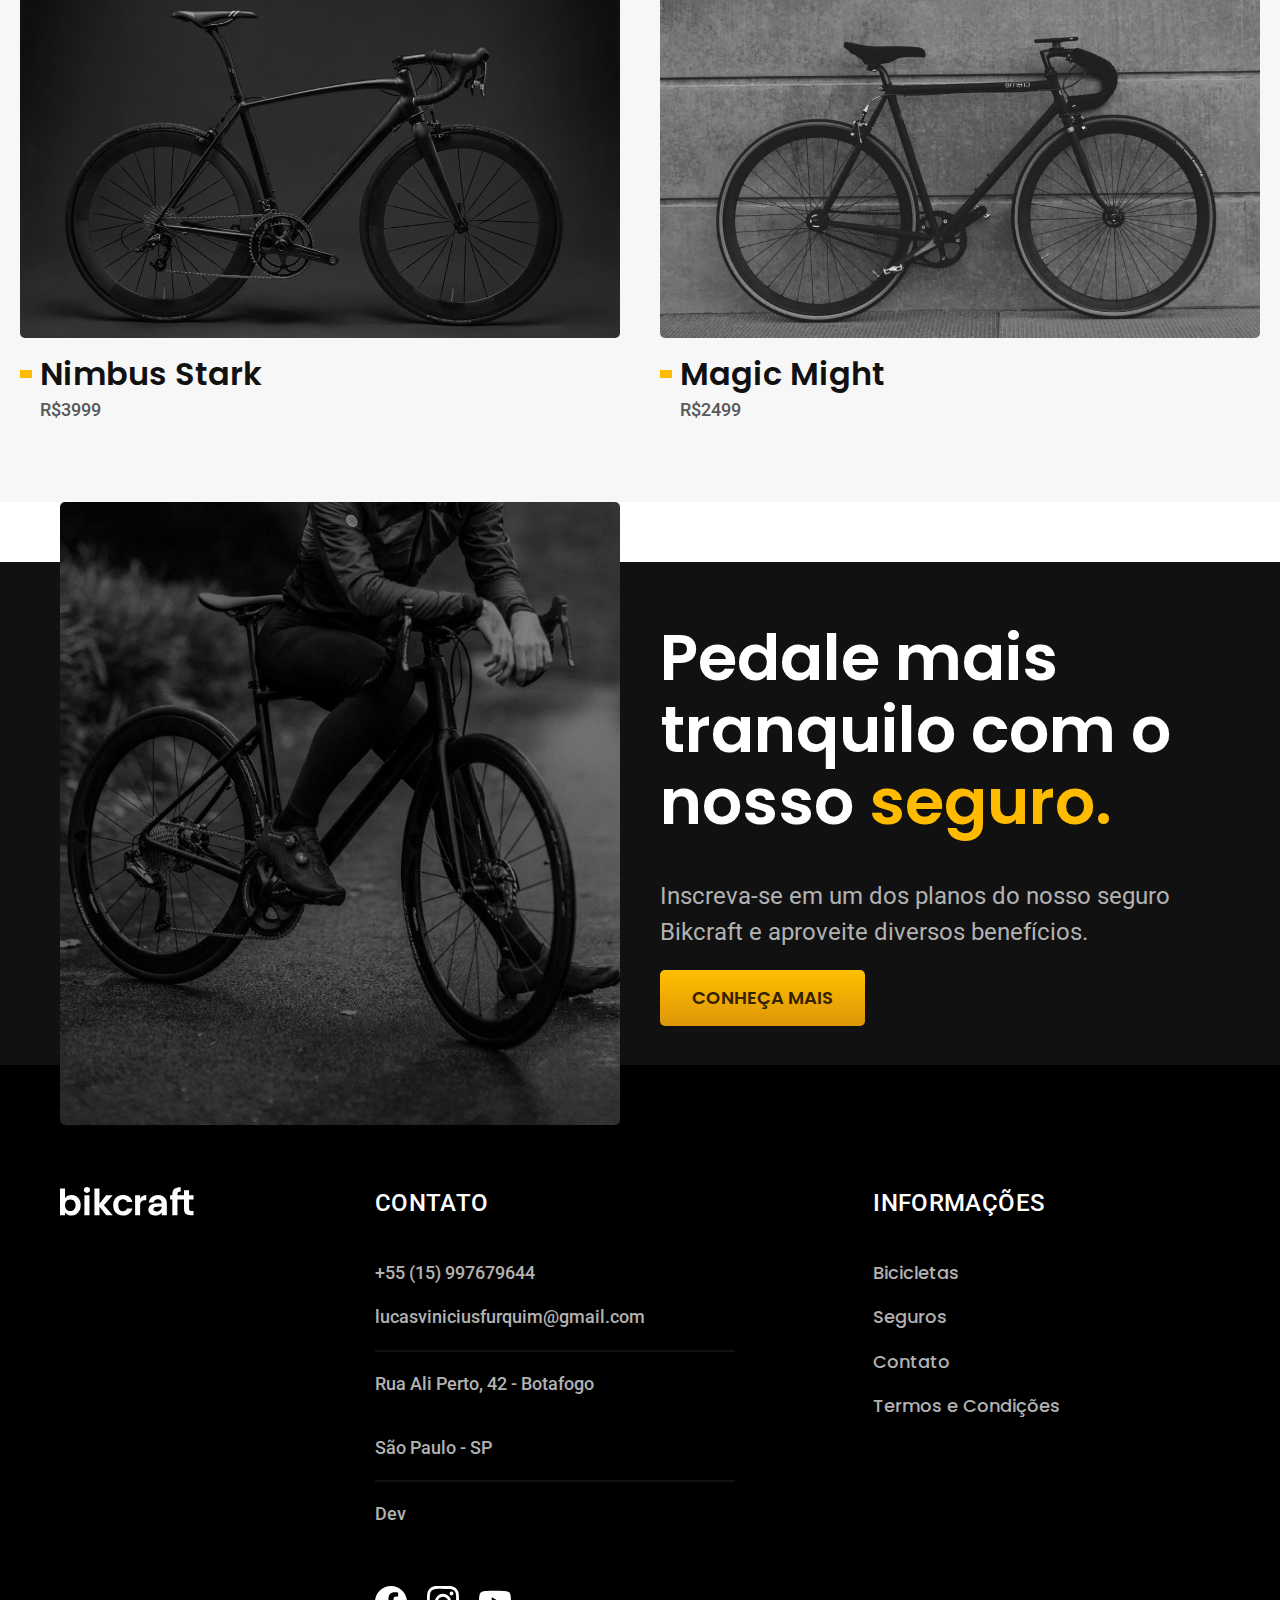
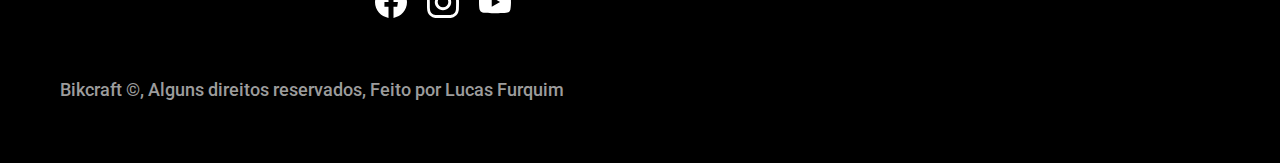
<file: projetos/loja-bikcraft/bicicletas/nebula.html>
<!DOCTYPE html>
<html lang="pt-br">

<head>
  <meta charset="UTF-8">
  <meta http-equiv="X-UA-Compatible" content="IE=edge">
  <meta name="viewport" content="width=device-width, initial-scale=1.0">
  <meta name="description" content="Bicicletas elétricas de alta precisão e qualidade, feitas sob medida para você. Explore o mundo na sua velocidade com a Bikcraft.">

  <link rel="preload" href="../css/estilo.min.css" as="style">
  <link rel="stylesheet" href="../css/estilo.min.css">
  <link rel="shortcut icon" href="../favicon.svg" type="image/x-icon">


  <link rel="preconnect" href="https://fonts.googleapis.com">
  <link rel="preconnect" href="https://fonts.gstatic.com" crossorigin>
  <link href="https://fonts.googleapis.com/css2?family=Merriweather:ital,wght@1,900&family=Poppins:wght@400;600&family=Roboto:wght@400;500&display=swap" rel="stylesheet">
  <title>Bicicletas - Nebula Cosmic | Bikcraft - Bicicletas elétricas</title>
  <script>document.documentElement.classList.add('js')</script>

</head>

<body id="bicicletas">

  <header class="header-bg">
    <div class="header container">
      <a href="../index.html"><img src="../img/bikcraft.svg" alt="logo-bikcraft"></a>
      <nav aria-label="primaria">
        <ul class="header-menu c0 font-p-m">
          <li><a href="../bicicletas.html">Bicicletas</a></li>
          <li><a href="../seguros.html">Seguros</a></li>
          <li><a href="../contato.html">Contato</a></li>
        </ul>
      </nav>
    </div>
  </header>

  <main class="titulo-bg">
    <div>
      <div class="container titulo nimbus-pag padding-alinha">
        <p class="font-r-xl c5 up">R$1999</p>
        <h1 class="font-p-xxl c0">Nebula Cosmic<span class="p1">.</span></h1>
      </div>
    </div>

    <section class="container nimbus">
      <div class="bicicletas-conteudo">
        <img src="../img/bicicletas/nebula.jpg" alt="">
        <img src="../img/bicicletas/magic.jpg" alt="">
        <img src="../img/bicicletas/nimbus.jpg" alt="">
      </div>

      <div class="nimbus-conteudo">
        <p class="font-r-l c5">Bicicleta brancaBicicleta preta
          A Nimbus Stark é a melhor Bikcraft já criada pela nossa equipe. Ela vem equipada com os melhores acessórios, o que garante maior velocidade.</p>
        <div class="nimbus-extra">
          <a class="botao" href="../orcamento.html?escolha=bikcraft&tipo=nebula">Comprar agora</a>
          <div class="nimbus-span">
            <div>
              <img src="../img/icones/entrega.svg" alt="">
              <span class=" font-r-xs c5">
                entrega em 5 dias
              </span>
            </div>
            <div>
              <img src="../img/icones/estoque.svg" alt="">
              <span class=" font-r-xs c5">
                20 em estoque
              </span>
            </div>
          </div>
        </div>

        <div class="nimbus-lista">
          <h2 class="c0 up font-p-xs">Informações</h2>
          <ul class="nimbus-info">
            <li>
              <img src="../img/icones/eletrica.svg" alt="">
              <h3 class="font-p-m c0">Reparo Elétrico</h3>
              <p class="font-r-xs c5">Garantimos o reparo completo do seu motor em caso de falhas. Sabemos que falhas são raras, mas estamos aqui para caso ocorra</p>
            </li>
            <li>
              <img src="../img/icones/carbono.svg" alt="">
              <h3 class="font-p-m c0">Carbono</h3>
              <p class="font-r-xs c5">Nossos quadros são feitos para durar para sempre. Mas caso algo ocorra, ficamos felizes em reparar.</p>
            </li>
            <li>
              <img src="../img/icones/rastreador.svg" alt="">
              <h3 class="font-p-m c0">Recuperação</h3>
              <p class="font-r-xs c5">Utilizamos o GPS da sua Bikcraft em conjunto com especialistas em segurança para efetuarmos a recuperação.</p>
            </li>
            <li>
              <img src="../img/icones/velocidade.svg" alt="">
              <h3 class="font-p-m c0">50km/h</h3>
              <p class="font-r-xs c5">A sua Bikcraft ficará pronta para uso no mesmo dia, caso você traga ela para ser reparada em uma das filiais.</p>
            </li>
          </ul>

          <div class="ficha-tecnica">
            <h2 class="c0 up font-p-xs">Ficha técnica</h2>
            <ul class="c4 ficha-conteudo">
              <li>Peso <span class="c6">9kg</span></li>
              <li>Altura <span class="c6">60cm</span></li>
              <li>Largura <span class="c6">120cm</span></li>
              <li>Profundidade <span class="c6">10cm</span></li>
              <li>Marchas <span class="c6">16</span></li>
              <li>Roda <span class="c6">29</span></li>
            </ul>
          </div>
        </div>
      </div>
    </section>
  </main>

  <article class="bicicletas">
    <h2 class="font-p-xxl container">outras bicicletas<span class="p1">.</span></h2>
    <ul class="bicicletas-lista nimbus-mais">
      <li> <a href="nimbus.html">
          <img src="../img/bicicletas/nimbus.jpg" alt="bicicleta preta">
          <h3 class="font-p-xl">Nimbus Stark</h3>
          <span class="font-r-m c8">R$3999</span>
        </a>
      </li>
      <li> <a href="magic.html">
          <img src="../img/bicicletas/magic.jpg" alt="">
          <h3 class="font-p-xl">Magic Might</h3>
          <span class="font-r-m c8">R$2499</span>
        </a>
      </li>
    </ul>
  </article>

  <article class="acessorios-bg pedale-bg">
    <div class="pedale container">
      <div class="pedale-conteudo">
        <h2 class="c0 font-p-xxl">Pedale mais tranquilo com o nosso <span class="p1">seguro.</span></h2>
        <p class="c5 font-r-l">Inscreva-se em um dos planos do nosso seguro Bikcraft e aproveite diversos benefícios.</p>
        <a class="botao" href="../seguros.html">Conheça Mais</a>
      </div>
      <div class="acessorio-img pedale-img">
        <img src="../img/fotos/seguros.jpg" alt="">
      </div>
    </div>
  </article>

  <footer class="rodape-bg">
    <div class="rodape container">
      <a href="../index.html"><img src="../img/bikcraft.svg" alt="logo"></a>
      <div class="rodape-item loca">
        <h2 class="font-r-l-b c0 up">Contato</h2>
        <ul class="font-r-m c5">
          <li><a href="tel:+5521997679644">+55 (15) 997679644</a></li>
          <li class="det"><a href="mailto:lucasviniciusfurquim@gmail.com">lucasviniciusfurquim@gmail.com</a></li>
          <li>Rua Ali Perto, 42 - Botafogo</li>
          <li class="det">São Paulo - SP</li>
          <li><a href="../../index.html">Dev</a></li>
        </ul>
        <div class="rodape-icone">
          <a href="../index.html"><img src="../img/redes/facebook.svg" alt="facebook"></a>
          <a href="../index.html"><img src="../img/redes/instagram.svg" alt="instagram"></a>
          <a href="../index.html"><img src="../img/redes/youtube.svg" alt="youtube"></a>
        </div>
      </div>
      <nav class="rodape-item info">
        <h2 class="font-r-l-b c0 up">Informações</h2>
        <ul class="font-p-m c5">
          <li><a href="../bicicletas.html">Bicicletas</a></li>
          <li><a href="../seguros.html">Seguros</a></li>
          <li><a href="../contato.html">Contato</a></li>
          <li><a href="../termos.html">Termos e Condições</a></li>
        </ul>
      </nav>
      <p class="font-r-m c6">Bikcraft &copy;, Alguns direitos reservados, Feito por Lucas Furquim</p>
    </div>
  </footer>

  <script src="../js/script.js"></script>

</body>

</html>
</file>
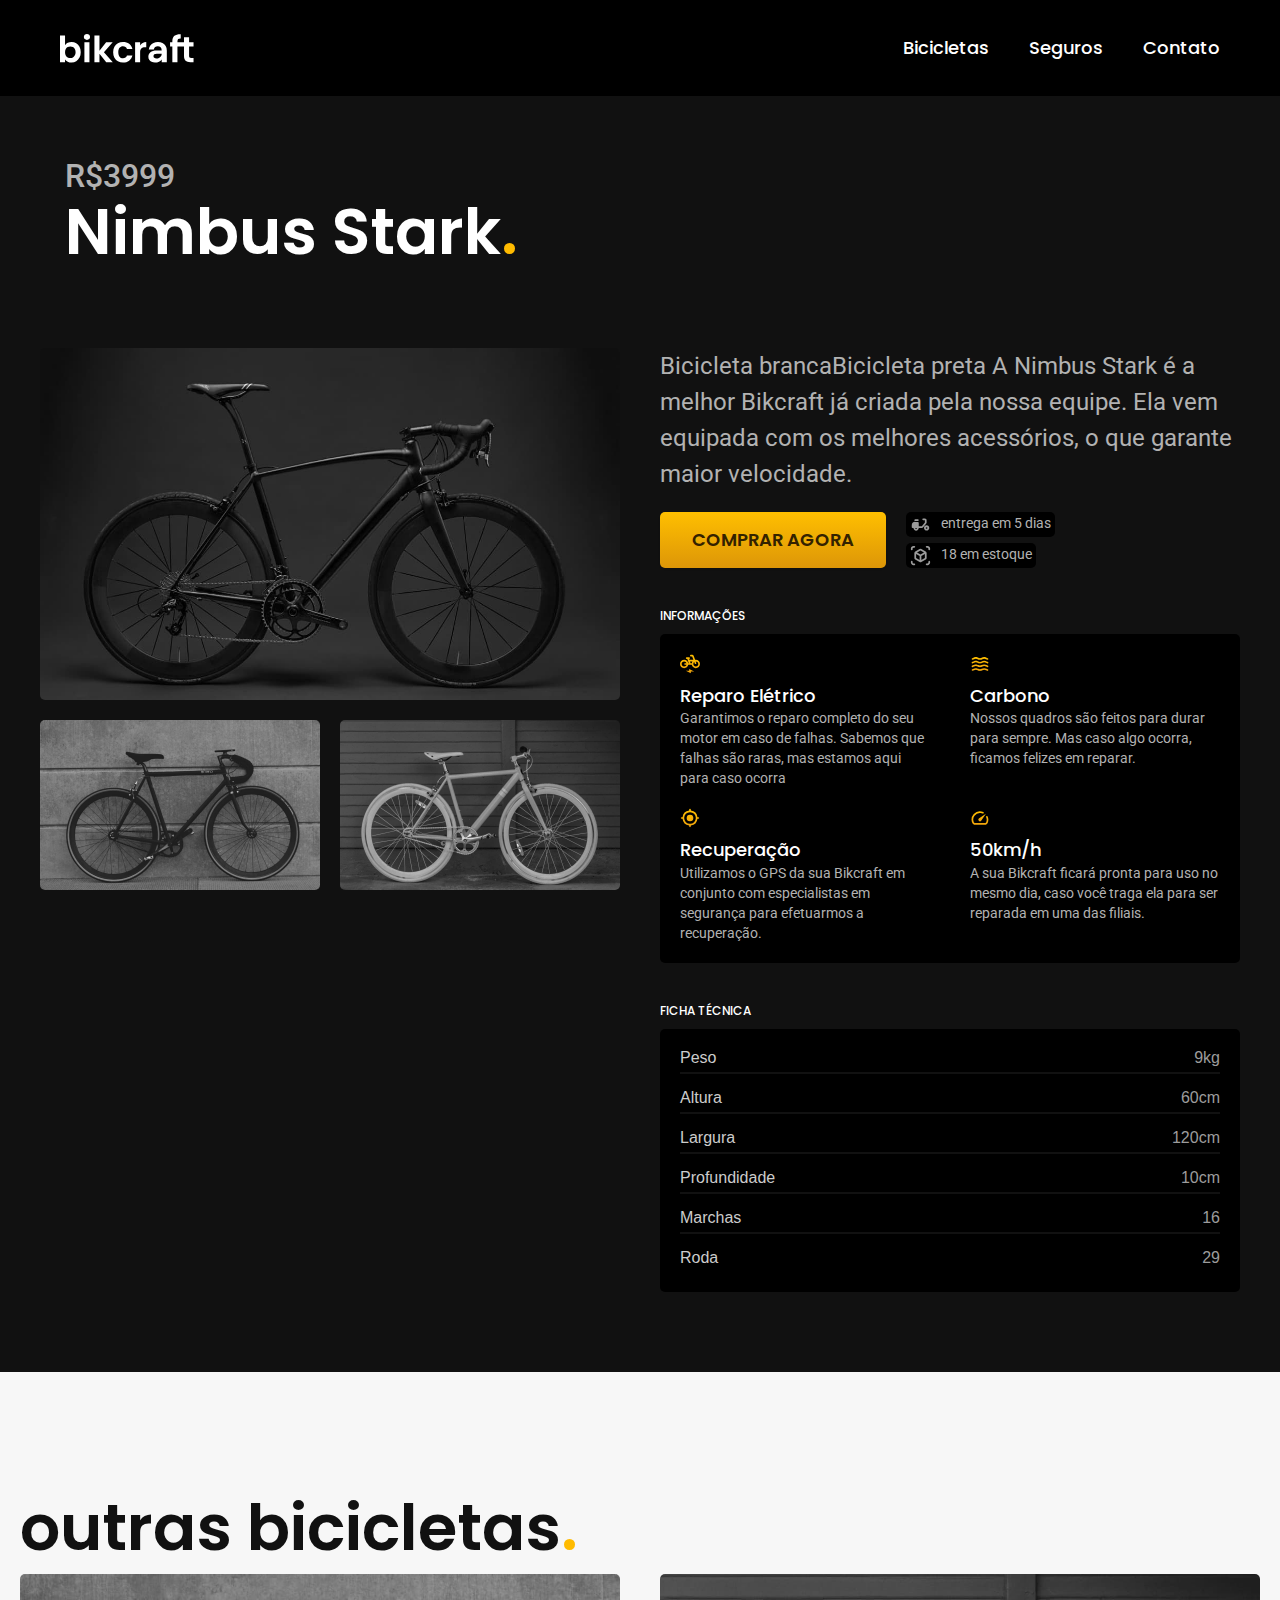
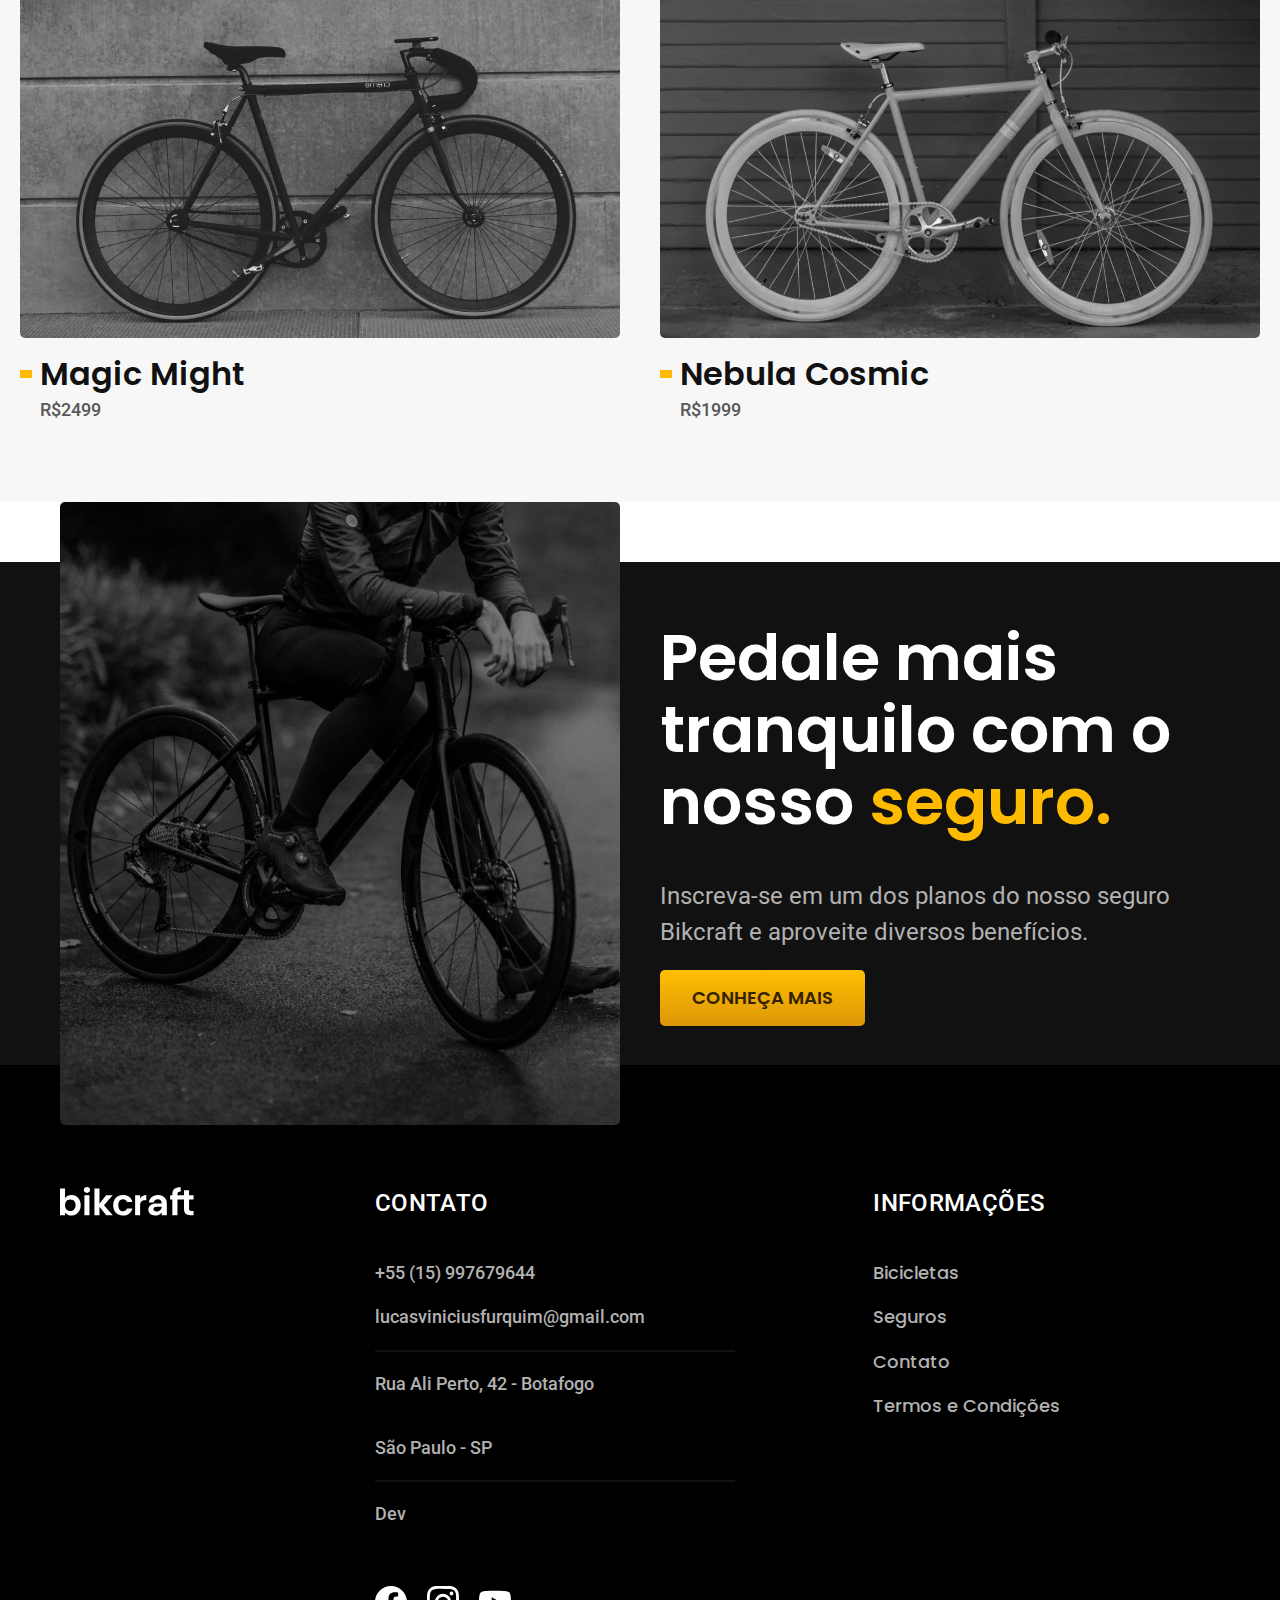
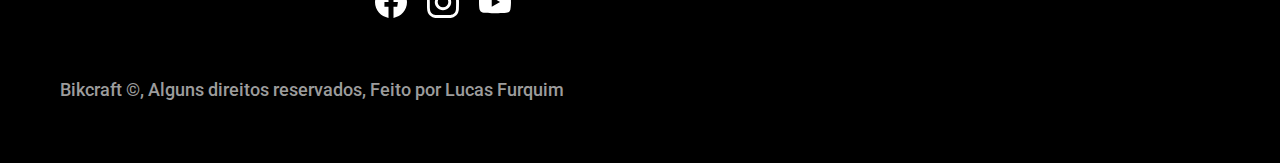
<file: projetos/loja-bikcraft/bicicletas/nimbus.html>
<!DOCTYPE html>
<html lang="pt-br">

<head>
  <meta charset="UTF-8">
  <meta http-equiv="X-UA-Compatible" content="IE=edge">
  <meta name="viewport" content="width=device-width, initial-scale=1.0">
  <meta name="description" content="Bicicletas elétricas de alta precisão e qualidade, feitas sob medida para você. Explore o mundo na sua velocidade com a Bikcraft.">

  <link rel="preload" href="../css/estilo.min.css" as="style">
  <link rel="stylesheet" href="../css/estilo.min.css">
  <link rel="shortcut icon" href="../favicon.svg" type="image/x-icon">


  <link rel="preconnect" href="https://fonts.googleapis.com">
  <link rel="preconnect" href="https://fonts.gstatic.com" crossorigin>
  <link href="https://fonts.googleapis.com/css2?family=Merriweather:ital,wght@1,900&family=Poppins:wght@400;600&family=Roboto:wght@400;500&display=swap" rel="stylesheet">
  <title>Bicicletas - Nimbus Stark | Bikcraft - Bicicletas elétricas</title>
  <script>document.documentElement.classList.add('js')</script>

</head>

<body id="bicicletas">

  <header class="header-bg">
    <div class="header container">
      <a href="../index.html"><img src="../img/bikcraft.svg" alt="logo-bikcraft"></a>
      <nav aria-label="primaria">
        <ul class="header-menu c0 font-p-m">
          <li><a href="../bicicletas.html">Bicicletas</a></li>
          <li><a href="../seguros.html">Seguros</a></li>
          <li><a href="../contato.html">Contato</a></li>
        </ul>
      </nav>
    </div>
  </header>

  <main class="titulo-bg">
    <div>
      <div class="container titulo nimbus-pag padding-alinha">
        <p class="font-r-xl c5 up">R$3999</p>
        <h1 class="font-p-xxl c0">Nimbus Stark<span class="p1">.</span></h1>
      </div>
    </div>

    <section class="container nimbus">
      <div class="bicicletas-conteudo">
        <img src="../img/bicicletas/nimbus.jpg" alt="bicicleta nimbus">
        <img src="../img/bicicletas/magic.jpg" alt="bicicleta magic">
        <img src="../img/bicicletas/nebula.jpg" alt="bicicleta nebula">
      </div>

      <div class="nimbus-conteudo">
        <p class="font-r-l c5">Bicicleta brancaBicicleta preta
          A Nimbus Stark é a melhor Bikcraft já criada pela nossa equipe. Ela vem equipada com os melhores acessórios, o que garante maior velocidade.</p>
        <div class="nimbus-extra">
          <a class="botao" href="../orcamento.html?escolha=bikcraft&tipo=nimbus">Comprar agora</a>
          <div class="nimbus-span">
            <div>
              <img src="../img/icones/entrega.svg" alt="">
              <span class=" font-r-xs c5">
                entrega em 5 dias
              </span>
            </div>
            <div>
              <img src="../img/icones/estoque.svg" alt="">
              <span class=" font-r-xs c5">
                18 em estoque
              </span>
            </div>
          </div>
        </div>

        <div class="nimbus-lista">
          <h2 class="c0 up font-p-xs">Informações</h2>
          <ul class="nimbus-info">
            <li>
              <img src="../img/icones/eletrica.svg" alt="">
              <h3 class="font-p-m c0">Reparo Elétrico</h3>
              <p class="font-r-xs c5">Garantimos o reparo completo do seu motor em caso de falhas. Sabemos que falhas são raras, mas estamos aqui para caso ocorra</p>
            </li>
            <li>
              <img src="../img/icones/carbono.svg" alt="">
              <h3 class="font-p-m c0">Carbono</h3>
              <p class="font-r-xs c5">Nossos quadros são feitos para durar para sempre. Mas caso algo ocorra, ficamos felizes em reparar.</p>
            </li>
            <li>
              <img src="../img/icones/rastreador.svg" alt="">
              <h3 class="font-p-m c0">Recuperação</h3>
              <p class="font-r-xs c5">Utilizamos o GPS da sua Bikcraft em conjunto com especialistas em segurança para efetuarmos a recuperação.</p>
            </li>
            <li>
              <img src="../img/icones/velocidade.svg" alt="">
              <h3 class="font-p-m c0">50km/h</h3>
              <p class="font-r-xs c5">A sua Bikcraft ficará pronta para uso no mesmo dia, caso você traga ela para ser reparada em uma das filiais.</p>
            </li>
          </ul>

          <div class="ficha-tecnica">
            <h2 class="c0 up font-p-xs">Ficha técnica</h2>
            <ul class="c4 ficha-conteudo">
              <li>Peso <span class="c6">9kg</span></li>
              <li>Altura <span class="c6">60cm</span></li>
              <li>Largura <span class="c6">120cm</span></li>
              <li>Profundidade <span class="c6">10cm</span></li>
              <li>Marchas <span class="c6">16</span></li>
              <li>Roda <span class="c6">29</span></li>
            </ul>
          </div>
        </div>
      </div>
    </section>
  </main>

  <article class="bicicletas">
    <h2 class="font-p-xxl container">outras bicicletas<span class="p1">.</span></h2>
    <ul class="bicicletas-lista nimbus-mais">
      <li> <a href="magic.html">
          <img src="../img/bicicletas/magic.jpg" alt="bicicleta preta">
          <h3 class="font-p-xl">Magic Might</h3>
          <span class="font-r-m c8">R$2499</span>
        </a>
      </li>
      <li> <a href="nebula.html">
          <img src="../img/bicicletas/nebula.jpg" alt="bicicleta preta">
          <h3 class="font-p-xl">Nebula Cosmic</h3>
          <span class="font-r-m c8">R$1999</span>
        </a>
      </li>
    </ul>
  </article>

  <article class="acessorios-bg pedale-bg">
    <div class="pedale container">
      <div class="pedale-conteudo">
        <h2 class="c0 font-p-xxl">Pedale mais tranquilo com o nosso <span class="p1">seguro.</span></h2>
        <p class="c5 font-r-l">Inscreva-se em um dos planos do nosso seguro Bikcraft e aproveite diversos benefícios.</p>
        <a class="botao" href="../seguros.html">Conheça Mais</a>
      </div>
      <div class="acessorio-img pedale-img">
        <img src="../img/fotos/seguros.jpg" alt="">
      </div>
    </div>
  </article>

  <footer class="rodape-bg">
    <div class="rodape container">
      <a href="../index.html"><img src="../img/bikcraft.svg" alt="logo"></a>
      <div class="rodape-item loca">
        <h2 class="font-r-l-b c0 up">Contato</h2>
        <ul class="font-r-m c5">
          <li><a href="tel:+5521997679644">+55 (15) 997679644</a></li>
          <li class="det"><a href="mailto:lucasviniciusfurquim@gmail.com">lucasviniciusfurquim@gmail.com</a></li>
          <li>Rua Ali Perto, 42 - Botafogo</li>
          <li class="det">São Paulo - SP</li>
          <li><a href="../../index.html">Dev</a></li>
        </ul>
        <div class="rodape-icone">
          <a href="../index.html"><img src="../img/redes/facebook.svg" alt="facebook"></a>
          <a href="../index.html"><img src="../img/redes/instagram.svg" alt="instagram"></a>
          <a href="../index.html"><img src="../img/redes/youtube.svg" alt="youtube"></a>
        </div>
      </div>
      <nav class="rodape-item info">
        <h2 class="font-r-l-b c0 up">Informações</h2>
        <ul class="font-p-m c5">
          <li><a href="../bicicletas.html">Bicicletas</a></li>
          <li><a href="../seguros.html">Seguros</a></li>
          <li><a href="../contato.html">Contato</a></li>
          <li><a href="../termos.html">Termos e Condições</a></li>
        </ul>
      </nav>
      <p class="font-r-m c6">Bikcraft &copy;, Alguns direitos reservados, Feito por Lucas Furquim</p>
    </div>
  </footer>

  <script src="../js/script.js"></script>

</body>

</html>
</file>
<file: projetos/flappy-bird/grafico.css>
body {
    min-height: 100vh;
    display: flex;
    justify-content: center;
    align-items: center;
}

canvas {
    border: 1px solid #000000;
    display: block;
    margin: 1px auto;
}
</file>
<file: projetos/Animais-Fantasticos/estilo.min.css>
:root{--c12:#222;--v1:rgb(226, 62, 44);--y1:#fb5}.titulo-g{font:400 6rem/1 "Playfair Display SC",georgia;margin-left:10px}@media (max-width:800px){.titulo-g{font:400 3rem/1 "Playfair Display SC",georgia}}html{scroll-behavior:smooth}body{margin:0;background-color:#faf6ed;color:var(--c12);display:grid;grid-template-columns:1fr 120px minmax(300px,800px) 1fr;min-height:auto;overflow-x:hidden;box-sizing:border-box}@media (max-width:440px){body{display:block}}img{display:block}a{color:inherit;text-decoration:none}li,ul{list-style:none}a,dd,dt,h1,h2,h3,li,p,ul{margin:0;padding:0}.main{grid-column:2/4}.header{grid-column:3/-1;margin:40px 0}.nav{padding:2px;background-color:var(--y1)}.nav ul{display:flex;padding:8px 4px;position:relative}.nav ul li{padding:4px;margin:0 8px}.nav ul li a{display:inline-block;text-transform:uppercase;font:600 0.875rem/1 "IBM Plex Mono",monospace;line-height:1;letter-spacing:.1rem;padding:8px}.nav ul li:last-child a{padding-right:25px}.nav ul li:last-child::after{display:inline-block;content:"→";position:relative;right:20px;cursor:pointer}.nav .sobre ul li:last-child::after{content:""}[data-sobre] a::after{content:"";display:inline-block;width:0;height:0;margin-left:4px;border-left:4px solid transparent;border-right:4px solid transparent;border-bottom:10px solid #222;transition:transform .5s}[data-sobre].ativo a::after{transition:transform .5s;transform:rotate(180deg)}[data-sobre]:hover a::after{transition:transform .5s;transform:rotate(180deg)}[data-sobre] .mais{position:absolute;display:none;text-transform:uppercase;font:600 0.875rem/1 "IBM Plex Mono",monospace;font-weight:700;line-height:1;letter-spacing:.1rem;z-index:1;background-color:var(--v1);border:4px solid #000}[data-sobre] .mais.ativo{display:block}[data-sobre]:hover .mais{display:block;animation:drop .5s forwards}[data-sobre] .mais:before{content:"";position:absolute;width:0;height:0;border-left:6px solid transparent;border-right:6px solid transparent;border-bottom:10px solid var(--v1);top:-9px;left:10px;animation:drop .5s forwards}[data-sobre] .mais li:hover{cursor:pointer;color:#fff}[data-sobre] ul li+li{margin-top:10px}@keyframes drop{from{opacity:0;transform:translate3d(0,-10px,0)}to{opacity:1;transform:translate3d(0,0,0)}}@media (max-width:700px){.header{grid-column:1/-1;margin:0}.nav{padding:10px 0 10px 5px}.nav ul li a{padding:10px 15px}}@media (max-width:430px){.nav ul li{margin:0 2px}}.principal{display:grid;grid-template-columns:100px 300px 1fr;gap:20px;box-sizing:border-box}.principal h1{max-width:10ch;grid-column:1/-1;margin-bottom:20px}.animais-img img{cursor:pointer;max-width:100%}.animais-img{grid-column:2}.animais-img ul{height:370px;overflow-y:auto;margin-right:2px}.animais-img ul::-webkit-scrollbar{width:10px;height:auto;background-color:#faf6ed}.animais-img ul::-webkit-scrollbar-thumb{background-color:var(--y1)}.animais-img ul li{min-height:300px;margin-right:4px}.texto-animais h2{font-size:1rem;font-family:"IBM Plex Mono",Georgia;letter-spacing:.1rem;text-transform:uppercase;color:var(--v1);font-weight:700}.texto-animais h2::before{content:"";display:inline-block;background-color:var(--y1);width:34px;height:10px;margin-right:16px}.texto-animais section+section{margin:40px 0}.texto-animais section p{font-family:Helvetica,Arial,sans-serif;line-height:1.2;margin-top:10px}@media (max-width:700px){.principal{gap:0}.principal h1{max-width:100%;margin:30px 10px}.animais-img{grid-column:1}.animais-img ul li{min-height:80px;margin-right:4px}.animais-img ul{margin-left:10px;height:350px;overflow-y:auto;margin-right:2px}.texto-animais{grid-column:2/-1;margin-left:10px}}@media (max-width:440px){.animais-img{margin-left:10px;grid-column:1/-1;max-width:100vw;overflow-x:auto;box-sizing:border-box}.animais-img ul{display:flex;height:150px;min-width:600px;margin-left:0;box-sizing:border-box}.animais-img ul li{min-height:100px;width:300px;margin-right:0}.animais-img::-webkit-scrollbar{height:10px;background-color:#faf6ed}.animais-img::-webkit-scrollbar-thumb{background-color:var(--y1)}.texto-animais{grid-column:1/-1;margin-left:10px}.texto-animais h2::before{width:20px;margin-right:6px}.texto-animais section p{width:40ch}.texto-animais section:first-child h2{margin-top:20px}}@media (max-width:415px){.principal{display:block}.animais-img{max-width:380px}}.faq{display:grid;margin-top:80px;grid-template-columns:100px 300px 1fr;gap:20px;box-sizing:border-box}.faq h1{grid-column:1/-1;margin-bottom:40px}.faq dl{grid-column:2/-1}.faq dt{font-size:1rem;font-family:"IBM Plex Mono",Georgia;letter-spacing:.1rem;margin-top:20px;text-transform:uppercase;color:var(--v1);font-weight:700;cursor:pointer}.faq dt.ativo{margin:30px 0 10px 0}.faq dt::before{content:"";display:inline-block;background-color:var(--y1);width:34px;height:10px;margin-right:16px}.faq dd{font-family:Helvetica,Arial,sans-serif;line-height:1.2;margin-top:5px;margin-bottom:30px;margin-left:50px}@media (max-width:700px){.faq dl{grid-column:1/-1;margin-right:10px;box-sizing:border-box}.faq dt::before{margin-left:10px}.faq dd{margin-left:60px}}@media (max-width:650px){.faq{gap:0}.faq dl{margin-right:0;box-sizing:border-box}.faq dt::before{width:20px;margin-right:6px}.faq dd{margin-left:38px}}@media (max-width:500px){.faq dd{margin-left:15px;width:40ch}.faq h1{margin-bottom:20px}.faq dt{margin-top:20px;margin-right:0}}@media (max-width:420px){.faq{grid-template-columns:1fr}}.contato{display:grid;grid-template-columns:100px 300px 1fr;margin-bottom:40px;gap:20px;box-sizing:border-box}.contato h2{margin-top:40px;grid-column:1/-1}.contato-mapa{grid-column:2}.contato-mapa img{width:100%}.contato-lista li{font-family:Helvetica,Arial,sans-serif;line-height:1.2;display:flex;align-items:center}.contato-lista li+li{margin-top:15px}.contato-lista li::before{content:"";display:inline-block;background-color:var(--y1);width:25px;height:10px;margin-right:10px}.contato-lista .horario::after{content:"";display:inline-block;width:10px;height:10px;margin-left:5px;border-radius:50%;border:2px solid #000;background-color:red}.contato-lista .horario.ativo::after{background-color:#0fe20f}@media (max-width:700px){.contato{grid-template-columns:1fr;gap:20px 0}.contato-mapa{grid-column:1/-1;max-width:80%}.contato-lista{grid-column:1/-1}.contato-lista ul{margin-left:5px}}@media (max-width:420px){.contato{grid-template-columns:1fr}}.footer{display:block;grid-column:3/-1;margin:40px 0;background-color:var(--y1);padding:20px 0 20px 5px}.footer p{font-family:"IBM Plex Mono",monospace}@media (max-width:700px){.footer{grid-column:1/-1;margin:40px 0 0 0}.footer p{width:35ch}}.lugar{display:block;position:absolute;z-index:500;background-color:rgba(0,0,0,.6);box-shadow:0 0 0 2px #fb5,0 0 0 6px rgba(0,0,0,.6);padding:.5rem;color:#fff;font-family:"IBM Plex Mono",monospace;font-weight:700;font-size:.875rem;max-width:150px;border-radius:2px}.dropMenu-btn{display:none;align-items:center;background-color:#222;color:#fff;font-family:"IBM Plex Mono",monospace;padding:.7rem 1.2rem;font-weight:100;letter-spacing:.5px;text-transform:uppercase;font-weight:700;border-radius:4px}.dropMenu-btn::before{content:"";display:inline-block;width:15px;margin-right:4px;height:2px;background-color:#fff;box-shadow:0 -5px #fff,0 5px #fff;transition:transform .5s}.dropMenu-btn.ativo::before{transform:rotate(90deg)}@media (max-width:700px){.dropMenu-btn{display:flex}.nav .js-menu{display:none;position:absolute;background-color:var(--y1);min-width:200px;z-index:2000}.nav .js-menu.ativo{display:grid;animation:dropmenu .6s forwards}@keyframes dropmenu{from{opacity:0;transform:translate3d(-10px,0,0)}to{opacity:1;transform:translate3d(0,0,0)}}[data-sobre] .mais{position:relative;display:block}}.numeros-animais{display:grid;grid-template-columns:1fr 1fr;gap:40px;margin:60px 40px 0 40px}.numeros-animais h3{font-size:2rem;font-family:"Playfair Display SC";margin-bottom:.5rem}.numeros-animais p{font-family:"IBM Plex Mono",monospace;font-weight:700;font-size:1.5rem;color:#e54}@media (max-width:600px){.numeros-animais{grid-template-columns:1fr}}.container-login{position:fixed;width:100vw;height:100vh;background-color:rgba(0,0,0,.5);padding-bottom:120px;z-index:4000;display:none;justify-content:center;align-items:center}.container-login.ativo{display:flex;animation:modal .5s forwards}@keyframes modal{from{opacity:0;transform:translate3d(0,-30px,0)}to{opacity:1;transform:translate3d(0,0,0)}}.logar{position:relative;width:300px;height:270px;padding:20px 20px 0 20px;border:8px solid #222;background-color:var(--y1)}.logar form{margin-top:20px}.logar label{display:block;font-family:"Playfair Display SC" Georgia;font-weight:700;font-size:1.5rem;padding:8px 40px}.logar input{margin-left:40px;width:200px;height:25px}.logar .fechar{position:absolute;width:55px;height:55px;background-color:var(--v1);font-weight:700;font-size:1.2rem;border:2px solid #222;border-radius:50%;cursor:pointer;right:-20px;top:-20px}.logar .entrar{position:relative;top:40px;left:170px;width:110px;height:50px;background-color:var(--v1);border:2px solid #222;font-size:1rem;font-weight:700;color:#fff;font-family:"IBM Plex Mono",monospace;letter-spacing:1px;text-transform:uppercase;cursor:pointer}@media (max-width:500px){.container-login{top:-100px}.logar{width:200px}.logar label{padding:4px 12px}.logar input{width:180px;margin-left:12px}.logar .entrar{left:100px}}.js [data-desc=desc] section{display:none}[data-desc=desc] [data-down=down].ativo{display:block;animation:show .5s forwards}[data-desc=desc] [data-right=right].ativo{display:block;animation:showDown .5s forwards}@keyframes show{from{opacity:0;transform:translate3d(-30px,0,0)}to{opacity:1;transform:translate3d(0,0,0)}}@keyframes showDown{from{opacity:0;transform:translate3d(0,-30px,0)}to{opacity:1;transform:translate3d(0,0,0)}}.js .js-faq-lista dt::after{content:"↴";display:inline-block;color:#e54;transition:transform .5s}.js .js-faq-lista dt.ativo::after{transform:rotate(180deg);display:inline-block;transition:transform .5s}.js .js-faq-lista dd{display:none}.js-faq-lista dd.ativo{display:block;animation:accordion 1s forwards}@keyframes accordion{from{opacity:0;max-height:0}to{opacity:1;max-height:100px}}.js .js-scroll{visibility:hidden}.js .js-scroll.ativo{visibility:visible;animation:scroll .5s forwards}@keyframes scroll{from{opacity:0;transform:translate3d(-30px,0,0)}to{opacity:1;transform:translate3d(0,0,0)}}
</file>
<file: projetos/flexblog/css/estilo.min.css>
html{scroll-behavior:smooth}body{font-family:Nunito,Arial,sans-serif}a,body,h1,h2,li,p,ul{margin:0;padding:0}li,ul{list-style:none}a{color:inherit;text-decoration:none}img{display:block;max-width:100%}*{box-sizing:border-box}.info-bg{background-color:#122ab2}.info{color:#fff;max-width:960px;margin:0 auto;display:flex;justify-content:space-between;flex-wrap:wrap;padding:10px 0}.info a,.info p{padding:0 10px 10px 10px}.info a{color:inherit}.header-bg{background-color:#2c70ff}.header{max-width:960px;margin:0 auto;display:flex;padding:15px 0;flex-wrap:wrap;justify-content:space-between;align-items:center}.header a{color:#fff}.header-logo a{font:700 2.25rem/1.2 Nunito,Arial,sans-serif;margin:0 10px}.header ul{display:flex;flex-wrap:wrap;gap:15px}.header ul li a{padding:10px;display:block;font:400 1.25rem/1.1 Nunito,Arial,sans-serif}.header ul li a:hover{color:#122ab2}.introducao{font:700 3rem/1 nunito,Arial,sans-serif;max-width:960px;margin:0 auto;padding:60px 10px}.sobre{margin:0 auto;max-width:960px;border-top:2px solid #122ab2;border-bottom:2px solid #122ab2;padding:60px 0;display:flex;flex-wrap:wrap}.sobre-info{flex:2 1 300px;margin:0 10px}.sobre-info h2{font:700 3rem/1 nunito,Arial,sans-serif;margin-bottom:40px}.sobre-info p{font:400 1.125rem/1.4 nunito,arial,sans-serif;margin-bottom:1rem;color:#7c7c7c}.sobre-item{flex:1 1 160px;margin:0 10px}.produtos{max-width:960px;margin:60px auto}.produtos h2{font:700 3rem/1 Nunito;margin:60px 20px}.produtos-container{display:flex;gap:10px;align-items:flex-end;flex-wrap:wrap;margin:0 10px}.produtos-item{background-color:#f9f9f9;flex:1 1 260px}.purple{border-top:6px solid purple}.pink{border-top:6px solid #fc3c5c}.blue{border-top:6px solid #00f}.produtos-item p{font:700 3rem/1.1 Nunito;margin:40px 0 40px 10px;color:#888}.planos-bg{background:#f1f1f1;padding:60px;display:flex;flex-wrap:wrap;gap:20px;align-items:flex-end}.planos-item{flex:1 1 240px;border:4px solid #fff;padding:20px;margin:10px}.planos-item h2{font:700 3rem/1.1 Nunito;color:#a4a4a4;text-align:center;padding:40px 0;border-bottom:4px solid #fff}.planos-item p{font:700 3rem/1.1 Nunito;text-align:center;padding:20px 0;border-bottom:4px solid #fff;align-content:start}.planos-item sup{display:inline-block;font-size:2rem}.planos-item ul li{display:block;font:400 1.2rem/1.5 Nunito;font-style:italic;color:#777;padding:10px 0;display:flex;align-items:center;justify-content:space-between}.planos-item ul{margin:20px 0}.planos-item ul li::after{content:"";display:inline-block;background-color:#006eff;border-radius:50%;width:8px;height:8px}.planos-item a{margin:20px 0;text-transform:uppercase;display:block;font:700 2rem/1.1 Nunito;text-align:center;padding:20px 0;border:4px solid #000}.planos-item a:hover{background-color:#fff}@media (max-width:700px){.ouro{order:-2}.prata{order:-1}}@media (max-width:660px){.planos-bg{padding:40px 10px}}.qualidade{max-width:960px;margin:0 auto;display:flex;flex-wrap:wrap;gap:15px;padding:60px 0}.qualidade-item{justify-content:center;flex:1 1 300px;padding:0 10px}.qualidade-item h2{font:700 2rem/1.1 Nunito;margin:20px 0;color:#888}.qualidade-item p{font:400 1.125rem/1.5 Nunito;color:#777}.qualidade-item h2::before{content:"";display:inline-block;height:25px;width:8px;background-color:#00f;margin-right:10px}.qualidade-item:nth-of-type(3n+2) h2::before{background-color:red}.qualidade-item:nth-of-type(3n+1) h2::before{background-color:#8821a1}.qualidade-item:nth-of-type(3n+3) h2::before{background-color:#1bcece}.newsletter{background-color:#f1f1f1;padding:60px calc((100% - 960px)/ 2);display:flex;flex-wrap:wrap}.newsletter-info{flex:1 1 260px;margin:0 10px}.newsletter-info h2{font:700 2.5rem/1.1 Nunito;color:#888}.newsletter-info p{font:400 1.125rem/1.1 Nunito;max-width:20ch;font-style:italic;margin:10px 0;color:#888}.formulario{display:flex}button{text-transform:uppercase;color:#fff;background-color:#1c99e2;border:none;padding:0 24px;font:700 2rem/1 Nunito;margin:0;width:250px;height:80px}input{font:400 1.125rem/1.1 Nunito;width:300px;height:80px;padding:20px 10px;display:inline-block;margin:0;border:4px solid #1c99e2}footer{padding:60px 0;background-color:#1c99e2}footer p{display:block;color:rgba(0,0,95,.637);text-align:center}footer .direitos{font:400 2rem/1.1 Nunito}p .autor{font-size:1.2rem}
</file>
<file: projetos/loja-bikcraft/css/estilo.min.css>
.up{text-transform:uppercase}.font-p-xs{font:500 0.75rem/1.35 Poppins,sans-serif}.font-p-s{font:500 1rem/1.5 Poppins,sans-serif}.font-p-m,.font-p-m-b{font:500 1.125rem/1.35 Poppins,sans-serif}.font-p-m-b{font-weight:600}.font-p-l{font:500 1.5rem/1.5 Poppins,sans-serif}.font-p-xl{font:600 2rem/1.25 Poppins,sans-serif}.font-p-xxl{font:600 4rem/1.125 Poppins,sans-serif}.font-r-xs{font:400 0.875rem/1.43 Roboto,sans-serif}.font-r-s{font:400 1rem/1.5 Roboto,sans-serif}.font-r-m{font:500 1.125rem/1.35 Roboto,sans-serif}.font-r-l,.font-r-l-b{font:400 1.5rem/1.5 Roboto,sans-serif}.font-r-l-b{font-weight:500;letter-spacing:.015em;text-transform:uppercase}.font-r-xl{font:500 2rem/1.25 Roboto,sans-serif}@media (max-width:1100px){.font-p-xxl{font-size:3rem}.font-r-l{font-size:1.125rem}.font-r-l-b{font-size:1.125rem}}@media (max-width:880px){.font-p-xl,.font-r-xl{font-size:1.5rem}}@media (max-width:800px){.font-p-xxl{font-size:2rem}.font-p-m{font-size:.875rem}}.container{padding:0 20px;box-sizing:border-box;max-width:1200px;margin:0 auto}.link{display:inline-block;color:var(--p1);font:500 1.5rem/1.5 Poppins,sans-serif;text-transform:uppercase}.link::after{content:"";display:block;width:100%;height:4px;background-color:currentColor}.link:hover{color:var(--c0)}.botao{display:inline-block;border-radius:5px;padding:16px 32px;color:var(--p5);box-shadow:0 1px 2px rgba(0,0,0,.1);background:linear-gradient(#ffbf00,#dd9608);text-transform:uppercase;max-width:max-content;font:600 1.125rem/1.3 Poppins,sans-serif;border:none;cursor:pointer}.botao:hover{background:linear-gradient(#ffb60d,#e59317)}@media (max-width:650px){.botao{padding:12px 16px;font-size:1rem;font-weight:bolder}}.botao.secundario{background:var(--c10);color:var(--c2)}.botao.secundario:hover{background:var(--c9);color:var(--c2)}.seta::after{content:"";display:inline-block;height:10px;width:18px;margin-left:10px;margin-bottom:1px;background-image:url("../img/icones/seta.svg");transition:.3s}.seta:hover::after{margin-left:20px}.titulo-bg{background-color:var(--c11)}.titulo{padding:60px 0 80px 32px}.padding-alinha{padding-left:25px}.form input{display:block;font:400 1rem/1.5 Roboto,sans-serif;background:var(--c1);border:1px solid var(--c2);border-radius:4px;box-sizing:border-box}.form input:focus{outline:0;border-color:var(--p1);box-shadow:0 0 0 2px #fea;background-color:var(--c0)}@media (max-width:1200px){.titulo{padding-left:32px}}@media (max-width:800px){.titulo{padding:40px}.titulo p{font-size:1rem;text-transform:lowercase;font-weight:400}}:root{--p5:#332200;--p4:#554400;--p3:#a66f00;--p2:#e4a30b;--p1:#ffbb00;--c12:#000;--c11:#111;--c10:#2e2e2e;--c9:#404040;--c8:#595959;--c7:#717171;--c6:#9c9c9c;--c5:#b2b2b2;--c4:#ccc;--c3:#dedede;--c2:#ededed;--c1:#f7f7f7;--c0:#fff}.c0{color:var(--c0)}.c1{color:var(--c1)}.c2{color:var(--c2)}.c3{color:var(--c3)}.c4{color:var(--c4)}.c5{color:var(--c5)}.c6{color:var(--c6)}.c7{color:var(--c7)}.c8{color:var(--c8)}.c9{color:var(--c9)}.c10{color:var(--c10)}.c11{color:var(--c11)}.c12{color:var(--c12)}.p1{color:var(--p1)}.p2{color:var(--p2)}.p3{color:var(--p3)}.p4{color:var(--p4)}.p5{color:var(--p5)}body{margin:0;font-family:Arial,Helvetica,sans-serif;color:#111}ul{padding:0;list-style:none}blockquote,dd,h1,h2,h3,h4,p,ul{margin:0}a{color:inherit;text-decoration:none}img{max-width:100%;display:block}img[src$=".jpg"]{border-radius:5px}label{font-size:1.125rem;font-family:Poppins,sans-serif}.js .fadeInUp{transform:translate3d(0,-40px,0)}.js [data-anime]{opacity:0}.js .anime{opacity:1;transform:none;transition:transform .8s,opacity .8s}.header-bg{background-color:var(--c12);padding:20px}.header{display:flex;flex-wrap:wrap;gap:20px;justify-content:space-between;align-items:center}.header-menu{display:flex;flex-wrap:wrap;gap:40px}.header-menu a{padding:16px 0;display:inline-block;position:relative}.header-menu a::after{content:"";display:block;height:2px;width:0%;position:absolute;background:var(--c0);margin-top:2px;transition:.3s}.header-menu a.ativo::after,.header-menu a:hover::after{width:100%}@media (max-width:800px){.header-menu{gap:20px}.header-menu a{background:var(--c11);padding:12px 16px;border-radius:5px}.header-menu a:hover{background-color:var(--c10)}.header-menu a::after{display:none}}@media (max-width:600px){.header-menu{gap:12px}.header-menu a{padding:8px 12px}}@media (max-width:510px){.header{justify-content:center}}@media (max-width:350px){.header-bg{padding:20px 0}.header-menu{gap:8px}.header-menu a{padding:6px 10px}.header{padding:0 0!important}}.introducao-bg{padding-top:40px;background:var(--c12) url("../img/dec/bottom-right.svg") no-repeat bottom 200px left 500px;box-shadow:inset 0 -120px 0 var(--c1)}.introducao{display:grid;grid-template-columns:1fr 1fr;gap:0 40px}.introducao-conteudo{align-self:end;padding-bottom:200px}.introducao img{border-radius:5px;height:100%;object-fit:cover}.introducao h1{margin-bottom:32px}.introducao p{margin-bottom:20px}@media (max-width:800px){.introducao-bg{background:var(--c11);padding-top:40px;padding-bottom:20px;box-shadow:inset 0 -60px}.introducao{grid-template-columns:1fr}.introducao-conteudo{padding-bottom:20px}.introducao h1{margin-bottom:16px}.introducao img{height:350px;width:100%}}.bicicletas{padding:80px 0;max-width:1300px;margin:0 auto}.bicicletas h2{margin-bottom:40px}.bicicletas-lista{display:grid;grid-template-columns:1fr 1fr 1fr;padding:0 20px;gap:40px;overflow-y:hidden;overflow-x:auto}.bicicletas-lista li{min-width:280px}.bicicletas-lista a{display:block}.bicicletas-lista img{margin-bottom:16px}.bicicletas-lista span{padding-left:20px;display:block}.bicicletas-lista h3{margin-bottom:4px;display:flex;align-items:center}.bicicletas-lista h3::before{content:"";display:inline-block;width:12px;margin-right:8px;height:8px;background:var(--p1);transition:.3s}.bicicletas-lista a:hover h3::before{width:24px}@media (max-width:800px){.bicicletas{padding:20px}.bicicletas-lista{gap:10px;padding:0;padding-bottom:20px}}.acessorios-bg{background-color:var(--c11);box-shadow:inset 0 60px var(--c0),inset 0 -60px var(--c0)}.acessorio-img img{object-fit:cover;object-position:left;height:100%}.acessorios{display:grid;grid-template-columns:1fr 1fr;gap:20px}.acessorios-info{display:grid;grid-template-columns:1fr 1fr;gap:40px;margin-bottom:30px}.acessorios-info h3{margin:10px 0}.acessorios-info img{width:24px}.acessorios-conteudo>span{margin-top:60px;margin-bottom:10px;display:block}.acessorios-conteudo{padding:60px 0}.acessorios-conteudo h2{margin-bottom:20px}.acessorios-conteudo>p{margin-bottom:10px}.acessorios-conteudo a{margin:40px 0}@media (max-width:800px){.acessorios-bg{box-shadow:initial}.acessorios-conteudo{padding:0}.acessorio-img img{display:none}.acessorios{grid-template-columns:1fr}}@media (max-width:500px){.acessorios-info{grid-template-columns:1fr;gap:20px}.acessorios-info img{width:18px}}@media (max-width:310px){.link::after{width:45%!important}}.parceiros{overflow:hidden;padding:80px 0}.parceiros h2{margin-bottom:120px}.parceiros ul{max-width:1200px;padding:0 20px;display:grid;grid-template-columns:repeat(4,1fr);margin:0 auto}.parceiros li{display:flex;padding:32px;border-left:2px solid var(--c2)}.parceiros img{margin:auto}.parceiros li:first-child,.parceiros li:nth-child(5){border-left:none}.parceiros li:nth-child(n+5){border-top:2px solid var(--c2)}@media (max-width:800px){.parceiros{padding:60px 0}.parceiros h2{margin-bottom:20px}.parceiros ul{grid-template-columns:repeat(2,1fr)}.parceiros li:nth-child(n+3){border-top:2px solid var(--c2)}.parceiros li:nth-child(odd){border-left:none}}@media (max-width:350px){.parceiros li{padding:16px;min-width:70px}}.depoimento{display:grid;grid-template-columns:1fr 1fr;overflow:hidden}.depoimento img{width:100%;height:100%;object-fit:cover;border-radius:0}.depoimento{background-color:var(--p1)}.depoimento-conteudo{padding:40px 40px 80px 80px;align-self:end;background:url("../img/dec/bottom-right-p.svg") no-repeat bottom 80px left 500px}.depoimento-conteudo p{max-width:32ch;font-family:Merriweather,serif;font-weight:900;margin-bottom:32px;position:relative}.depoimento p::before{content:"“ ";position:absolute;left:-50px;top:-20px;font-size:4.5rem;color:var(--p2)}.depoimento p::after{position:absolute;content:"”";font-size:4.5rem;color:var(--p2)}.depoimento span{text-align:end}@media (min-width:600px){.depoimento img{max-height:520px}}@media (max-width:600px){.depoimento{grid-template-columns:1fr;text-align:center}.depoimento-conteudo{padding:40px 20px;justify-self:center}}.seguros-bg{background-color:var(--c11)}.seguros{padding:60px 20px;display:grid;grid-template-columns:1fr 1fr;gap:40px;align-items:center}.seguros h2{grid-column:1/-1}.seguros-item{background-color:var(--c12);border-radius:5px;padding:32px 32px 32px 60px;display:grid;grid-template-columns:1fr auto}.seguros-item h3{margin-bottom:40px}.seguros-item span{display:block;text-align:end}.seguros-item ul{margin-bottom:32px;grid-column:1/-1}.seguros-item li+li{padding-top:20px}.seguros-item li{display:flex;align-items:center;position:relative}.seguros-item li::before{content:"";position:absolute;display:inline-block;left:-21px;width:13px;height:9px;background-image:url("../img/icones/lista.svg")}.seguros-item a{grid-column:1/-1}@media (max-width:800px){.seguros{grid-template-columns:1fr}.seguros h2{padding-left:20px}}@media (max-width:350px){.seguros-item{grid-template-columns:1fr;gap:20px}.seguros-item h3{margin-bottom:5px}.seguros-item span{text-align:start}}.rodape-bg{background-color:var(--c12)}.rodape{padding:60px 0;gap:40px;display:grid;grid-template-columns:3fr 5fr 4fr;padding-left:20px}.rodape p{padding-top:20px;grid-column:1/-1}.rodape h2{padding-bottom:40px}.rodape>a{place-self:start}.loca li+li{padding:20px 0}.info li+li{padding-top:20px}.rodape-item li a:hover{color:var(--c1)}.det{border-bottom:2px solid var(--c11);max-width:360px;word-break:break-all}.rodape-icone{display:flex;gap:0 20px;margin-top:40px}@media (max-width:800px){.rodape>img{display:none}.rodape{padding:60px 40px}}@media (max-width:700px){.rodape{gap:20px}}@media (max-width:650px){.rodape{grid-template-columns:1fr;padding-left:20px}.rodape-icone{gap:0 40px;margin-bottom:20px}.rodape h2{padding-bottom:20px}.info li{padding:16px 0}}.termos-conteudo{padding:80px 60px}.termos-conteudo dt{padding-bottom:24px}.termos-conteudo dd{max-width:80ch;padding-bottom:20px}.desc{padding-bottom:40px!important}@media (max-width:600px){.termos-conteudo{padding:40px 20px}}.bicicletas-pag{display:grid;grid-template-columns:1fr 1fr;margin:60px 40px;gap:40px;max-width:1200px;margin:0 auto;padding:20px 20px}.bicicletas-pag-img span{background-color:var(--c12);padding:8px 16px;border-radius:5px 0 0 5px;display:inline-block;grid-area:1/1;place-self:start end;margin-top:20px}.bicicletas-pag-img img{grid-area:1/1}.bicicletas-pag-img{display:grid}.bicicletas-bg-pag{padding:20px 20px}.bicicletas-bg-pag:nth-child(odd){background-image:linear-gradient(to right,var(--c0) 30%,var(--c11) 0)}.bicicletas-pag-conteudo{display:grid;grid-template-columns:1fr auto}.bicicletas-pag-conteudo img{width:24px}.bicicletas-pag-conteudo h3{align-self:center;position:relative}.bicicletas-pag-conteudo h3::before{content:"";display:inline-block;position:absolute;width:14px;height:8px;top:-10px;left:1px;background-color:var(--p1)}.bicicletas-pag-conteudo h3,.bicicletas-pag-conteudo p{grid-column:1/-1}.bicicletas-pag-conteudo ul li{align-items:center;display:grid;gap:10px;grid-template-columns:auto 1fr;place-self:start}.bicicletas-pag-conteudo ul li+li{margin-top:10px}.bicicletas-pag-conteudo a{place-self:end;margin-bottom:20px}.bicicletas-pag-conteudo ul{display:grid;align-content:end;margin-bottom:20px}@media (max-width:1000px){.bicicletas-pag{grid-template-columns:1fr}.bicicletas-pag-conteudo h3{margin-bottom:20px}.bicicletas-bg-pag:nth-child(odd){background-image:linear-gradient(to right,var(--c0) 0,var(--c11) 0)}.bicicletas-pag-conteudo a{margin-bottom:0}.bicicletas-pag-conteudo ul{margin-top:20px;margin-bottom:0}}@media (max-width:500px){.bicicletas-pag{gap:10px}.bicicletas-pag-conteudo ul li+li{margin-top:0}.bicicletas-pag-conteudo ul{display:grid;grid-template-columns:1fr 1fr;gap:10px 0}.bicicletas-pag-conteudo{grid-template-columns:1fr}.bicicletas-pag-conteudo a{margin-top:20px;place-self:start}.bicicletas-pag-conteudo h3::before{display:none}}.seguros-bg-pag{background-color:var(--c12)}.seguros-pag{padding-bottom:0}.seguros-pag h2{padding:60px 0}.seguros-conteudo-pag{display:grid;grid-template-columns:repeat(auto-fit,minmax(280px,max-content));gap:40px 80px;padding-bottom:80px}.seguros-conteudo-pag li{display:grid;gap:10px}.perguntas{padding-bottom:60px}.perguntas dl>div{padding:20px 20px;border-radius:5px}.perguntas dl>div:nth-child(odd){background-color:var(--c2)}.perguntas button{display:grid;grid-template-columns:auto 1fr auto;align-items:center;justify-items:start;gap:10px;cursor:pointer;border:none;background-color:inherit;width:100%}.perguntas button::before{content:"";width:12px;height:8px;display:inline-block;background-color:var(--p1);transition:.3s}.perguntas button:hover::before{width:20px}.perguntas button::after{content:"";width:14px;height:6px;display:inline-block;background-image:url("../img/icones/seta-abrir.svg");transform:rotate(180deg);transition:.3s}.perguntas button[aria-expanded=true]::after{transform:rotate(0)}.perguntas button:hover::after{height:12px}.js .perguntas dd{display:none}.js .perguntas dd.ativo{padding-top:10px;padding-left:24px;max-width:90ch;display:block}@media (max-width:800px){.seguros-conteudo-pag{gap:40px 60px}}@media (max-width:600px){.seguros-pag h2{padding:40px 0}.perguntas dt::before{display:none}}.bicicletas-conteudo{display:grid;grid-template-columns:1fr 1fr;align-content:start;gap:20px}.bicicletas-conteudo img{min-width:200px}.bicicletas-conteudo img:first-child{grid-column:1/-1}.bicicletas-conteudo img:nth-child(n+2){cursor:pointer}.bicicletas h2{padding:40px 0 10px 20px;margin:0}.nimbus{display:grid;grid-template-columns:1fr 1fr;gap:40px;padding:0 0 40px 0}.nimbus-conteudo>p{padding-bottom:20px}.nimbus-extra{display:grid;grid-template-columns:auto 1fr;gap:20px}.nimbus-span>div>img{height:100%}.nimbus-span{display:flex;justify-content:space-between;flex-direction:column}.nimbus-span>div{display:flex;gap:10px;align-items:center;max-width:max-content;border-radius:5px;padding:2px 4px;background-color:var(--c12)}.nimbus-span span{font-size:.9rem;display:inline-block}.nimbus-span img{display:inline-block}.nimbus-lista{margin-top:40px}.nimbus-lista h2{padding-bottom:10px}.nimbus-lista .nimbus-info{display:grid;grid-template-columns:1fr 1fr;background-color:var(--c12);margin-bottom:40px;gap:20px 40px;padding:20px 20px;border-radius:5px}.nimbus-lista li img{width:20px;padding-bottom:10px}.ficha-tecnica ul{display:grid;grid-template-columns:1fr;background-color:var(--c12);margin-bottom:40px;gap:15px;padding:20px 20px;border-radius:5px}.ficha-tecnica li{display:flex;justify-content:space-between;padding-bottom:5px;border-bottom:2px solid var(--c11)}.ficha-tecnica li:last-child{border-bottom:none}.nimbus-mais{grid-template-columns:1fr 1fr}.pedale{display:grid;grid-template-columns:1fr 1fr;gap:40px}.pedale-conteudo{padding:80px 0}.pedale-conteudo h2{padding:40px 0 20px 0}.pedale-conteudo p{padding:20px 0}.pedale-bg{box-shadow:inset 0 60px var(--c0),inset 0 -60px var(--c12)}.pedale-img{grid-row:1;grid-column:1}@media (max-width:1200px){.nimbus{padding:0 20px}}@media (max-width:900px){.nimbus-span span{font-size:.7rem}.nimbus{gap:14px}.nimbus-extra{gap:8px}.nimbus-extra a{font-size:1rem}.nimbus-pag>p{text-transform:uppercase}}@media (max-width:850px){.bicicletas-conteudo{grid-template-columns:1fr}}@media (max-width:800px){.pedale img{display:block}}@media (max-width:760px){.nimbus{grid-template-columns:1fr}.bicicletas-conteudo{grid-row:2;padding-bottom:40px}.nimbus-pag{padding:40px 20px 20px 20px}.bicicletas h2{padding:40px 0 10px 0;margin:0}}@media (max-width:500px){.nimbus-lista .nimbus-info{grid-template-columns:1fr}.pedale-bg{box-shadow:inset 0 -40px var(--c12)}.nimbus-extra{grid-template-columns:1fr}.pedale{grid-template-columns:1fr 1fr}.pedale-conteudo{grid-column:1/-1;grid-row:1;padding:0}.pedale-conteudo h2{padding:40px 0 0 0}.pedale-conteudo p{padding:10px 0}.pedale-img{grid-column:1/-1;grid-row:2}}body{background-color:var(--c1)}.contato-bg{background-image:linear-gradient(to bottom,var(--c11) 50%,var(--c1) 0);margin-bottom:80px}.contato{display:grid;grid-template-columns:5fr 7fr}.contato-conteudo{background-color:var(--c12);padding:40px 60px;border-radius:5px 0 0 5px}.contato-conteudo h3{padding-bottom:40px}.contato-conteudo>address,.contato-conteudo>div+div{padding-top:20px}.contato-info{display:grid;grid-template-columns:auto 1fr;gap:4px 12px}.contato-info a,.contato-info p{grid-column:2}.contato-info a{display:block;max-width:max-content}.contato-info a:hover{color:var(--c0)}.contato-info{grid-row:1/-1}.contato-icone{padding-left:28px;margin-top:60px}.fomulario-conteudo{background-color:var(--c0);padding:40px 60px;border-radius:0 5px 5px 0}.contato-conteudo,.fomulario-conteudo{box-shadow:0 1px 2px rgba(0,0,0,.1)}.form-contato{display:grid;grid-template-columns:1fr 1fr;gap:20px}.form-contato label{display:block;margin-bottom:4px;font:600 1rem/1.5 Poppins,sans-serif}.form-contato input{font:400 1rem/1.5 Roboto,sans-serif;background:var(--c1);border:1px solid var(--c2);box-sizing:border-box;border-radius:4px;padding:12px;width:100%;box-sizing:border-box}.form-contato textarea{font:400 1rem/1.5 Roboto,sans-serif;background:var(--c1);border:1px solid var(--c2);box-sizing:border-box;border-radius:4px;padding:12px;width:100%;box-sizing:border-box}.form-email{grid-column:1/-1}.form-area{grid-column:1/-1}.form-botao{grid-column:1/-1}.form-contato input:focus,.form-contato textarea:focus{outline:0;border-color:var(--p1);box-shadow:0 0 0 2px #fea;background-color:var(--c0)}@media (max-width:900px){.contato{grid-template-columns:1fr}.contato-icone{padding-left:28px;margin-top:40px}.contato-conteudo{border-radius:5px 5px 0 0}.fomulario-conteudo{border-radius:0 0 5px 5px}.contato-conteudo h3{padding-bottom:20px}}@media (max-width:600px){.form-contato{grid-template-columns:1fr}.contato-conteudo,.fomulario-conteudo{padding:20px 40px}}.local h2{padding-bottom:60px}.local-conteudo{display:grid;grid-template-columns:1fr 1fr;gap:40px;margin-bottom:60px}.local-conteudo h3{padding:20px}.local-conteudo ul{display:grid;grid-template-columns:1fr 1fr;padding:20px}.local-conteudo ul li:nth-child(-n+2){padding-bottom:12px}.local-conteudo ul li{padding-left:20px;border-left:2px solid var(--c2)}.local-conteudo>div{background-color:var(--c0);border-radius:0 0 5px 5px;box-shadow:0 1px 2px rgba(0,0,0,.1)}.local-conteudo img{border-radius:5px 5px 0 0}.local-conteudo p{padding:20px 50px;font:400 1rem/1.5 Poppins,sans-serif;background:url("../img/icones/horario.svg") no-repeat 20px}@media (max-width:900px){.local-conteudo{grid-template-columns:1fr}.local h2{padding-bottom:40px}}@media (max-width:500px){.local-conteudo ul{grid-template-columns:1fr;padding:20px 20px 20px 0}.local-conteudo ul li+li{padding-top:12px}.local-conteudo ul li{border-left:none}.local-conteudo ul li:nth-child(-n+2){padding-bottom:0}}#orcamento{background:linear-gradient(var(--c11) 600px,var(--c1) 0)}label{color:var(--c12)}.orcamento-conteudo h2{margin-top:40px}.orcamento{display:grid;grid-template-columns:5fr 7fr;margin-bottom:100px}.orcamento-produto{background-color:var(--c12);border-radius:5px 0 0 5px;display:grid;grid-template-columns:1fr 1fr;align-content:start;gap:20px}.orcamento-dados,.orcamento-produto{box-shadow:0 1px 2px rgba(0,0,0,.1);padding:40px}.orcamento-produto>*{grid-column:1/-1}.orcamento-produto>label{grid-column:initial}.orcamento-produto label:hover{background-color:var(--c9)}.orcamento-produto label:focus{background-color:var(--c9)}.orcamento-produto label{font:400 1rem/1.5 Poppins,sans-serif;color:var(--c4);background-color:var(--c10);padding:12px 16px;border-radius:4px;margin-top:20px;cursor:pointer;display:grid;grid-template-columns:auto 1fr auto;align-items:center;border:1px solid var(--c12)}.orcamento-produto input:focus+label{box-shadow:0 0 0 2px var(--p1);border:var(--c12)}.orcamento-produto input:checked+label{background-color:var(--c0);color:var(--c11);border:var(--p1)}.orcamento-produto label::before{content:"";display:inline-block;box-sizing:border-box;width:12px;height:12px;border:1px solid var(--c6);border-radius:6px;margin-right:8px}.orcamento-produto input:checked+label::before{border-color:var(--c7);box-shadow:inset 0 0 0 3px var(--c0),inset 0 0 0 6px var(--c7)}.orcamento-produto label span{display:none}.orcamento-produto input:checked+label span{display:inline-block}.orcamento-produto input{opacity:0;position:absolute;pointer-events:none}.orcamento-conteudo{display:none}#bikcraft:checked~#orcamento-bikcraft,#seguro:checked~#orcamento-seguro{display:block}.orcamento-dados{background-color:var(--c0);border-radius:0 5px 5px 0;display:grid;grid-template-columns:1fr 1fr;gap:20px 12px}.orcamento-dados h2{display:block;grid-column:1/-1;padding:0px 0}.orcamento h2::before{content:"";display:inline-block;width:4px;height:8px;margin-right:4px;background-color:var(--p1)}.orcamento-dados .entrega{padding-top:40px}.orcamento-dados input{background:var(--c1);border-radius:4px;padding:8px;width:100%;box-sizing:border-box}select{font-size:1.1rem;padding:10px}.estados{display:grid}.te a{color:var(--p1);text-decoration:underline}.cpf{grid-column:1/-1}.email1{grid-column:1/-1}button{grid-column:1/-1}.orcamento-detalhes{display:none;background-color:var(--c0);padding:20px;grid-template-columns:1fr 1fr;border-radius:0 0 5px 5px;align-items:center;margin-top:12px}.orcamento-detalhes li{display:flex;align-items:center}.orcamento-detalhes li+li{margin-top:10px}.orcamento-detalhes li img{width:20px;padding-right:8px}.orcamento-produto input:checked+label+.orcamento-detalhes{display:grid}.te label{margin:0;display:inline}.te input{margin:0;width:20px;height:20px}.te{margin:30px 0;display:grid;grid-template-columns:auto 1fr;gap:10px;align-items:center;grid-column:1/-1}@media (max-width:1200px){.orcamento-dados,.orcamento-produto{padding:32px}.orcamento-dados h2{padding:0}}@media (max-width:600px){.orcamento{grid-template-columns:1fr;margin-bottom:60px}.orcamento-dados div{grid-column:1/-1}.orcamento-produto{padding:14px}.orcamento-detalhes ul{grid-column:1/-1}.orcamento-detalhes img{grid-column:1/-1;width:100%}.titulo{padding:10px}.rodape{padding:8px}}@media (max-width:400px){.orcamento-produto{grid-template-columns:1fr;gap:0}}
</file>
